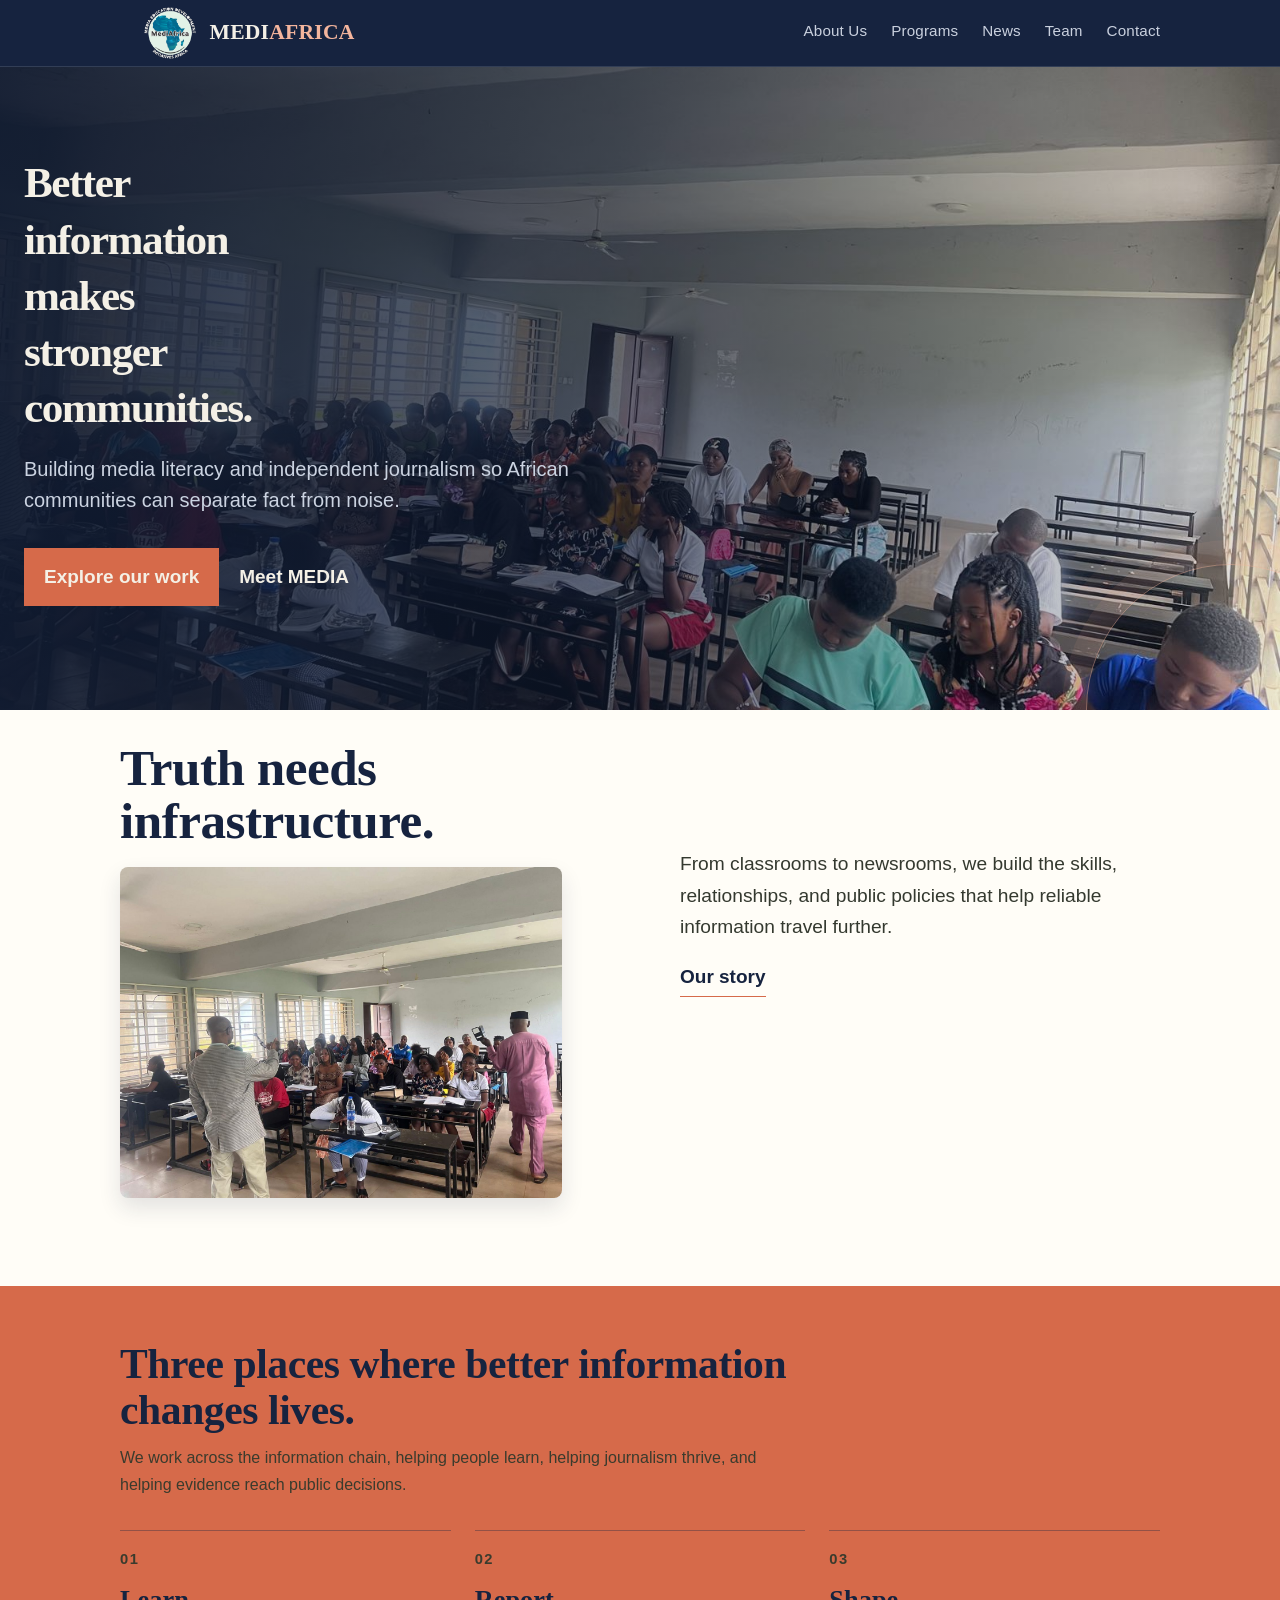
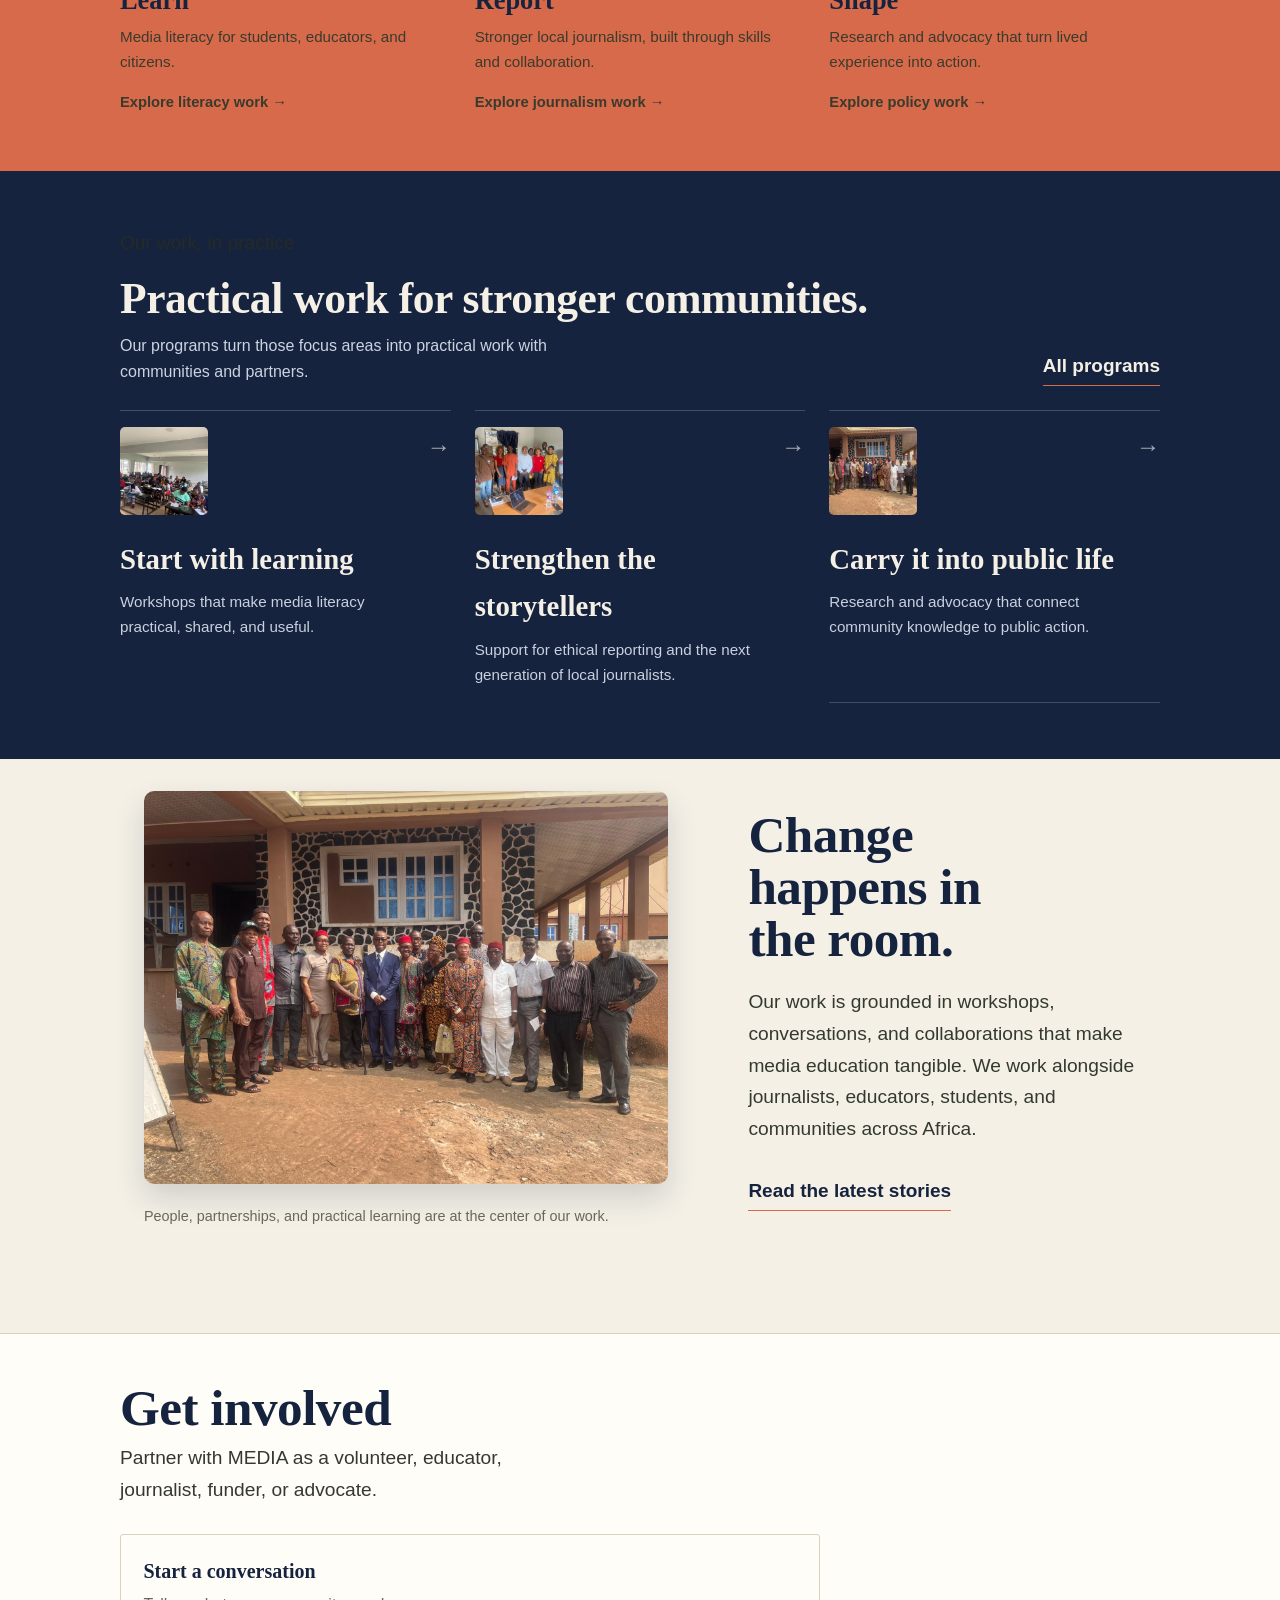
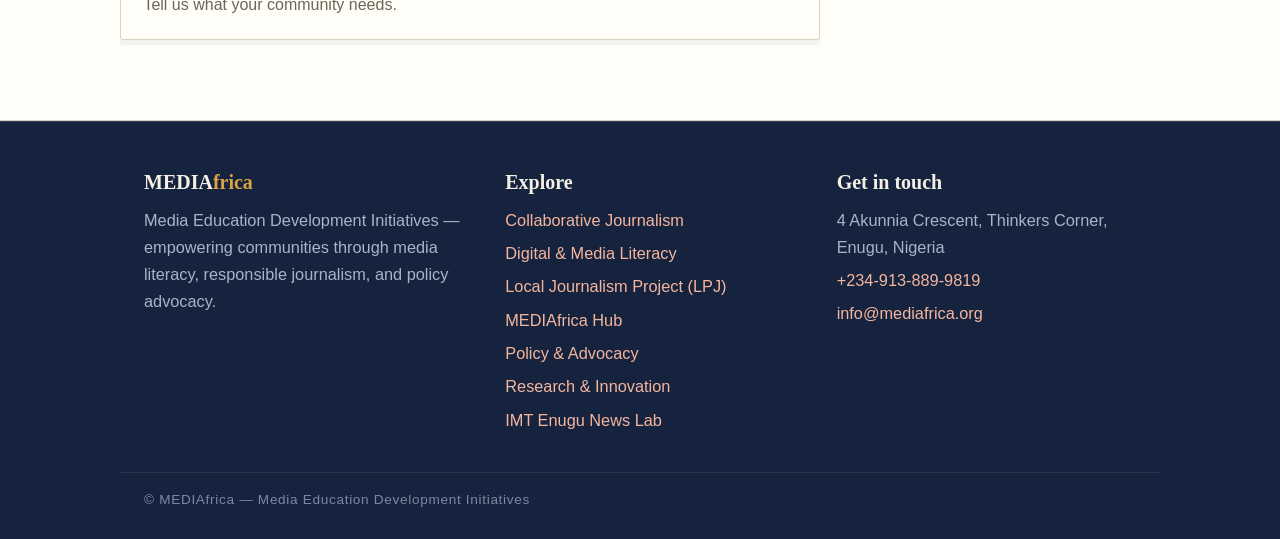
<file: index.html>
<!DOCTYPE html>
<html lang="en">
<head>
<meta charset="UTF-8">
<meta name="viewport" content="width=device-width, initial-scale=1.0">
<meta name="description" content="MEDIAfrica strengthens media literacy, local journalism, and public information systems for communities across Africa.">
<link rel="icon" type="image/png" sizes="32x32" href="favicon-32.png">
<link rel="icon" type="image/png" sizes="16x16" href="favicon-16.png">
<link rel="apple-touch-icon" sizes="180x180" href="apple-touch-icon.png">
<link rel="icon" type="image/png" sizes="192x192" href="favicon-192.png">
<link rel="icon" type="image/png" sizes="512x512" href="favicon-512.png">
<title>Home · Media Africa</title>
<script type="application/ld+json">
{"@context":"https://schema.org","@type":"Organization","name":"MEDIAfrica","alternateName":"Media Education Development Initiatives","url":"https://mediafrica.org","email":"info@mediafrica.org","telephone":"+234-913-889-9819","address":{"@type":"PostalAddress","streetAddress":"4 Akunnia Crescent, Thinkers Corner","addressLocality":"Enugu","addressCountry":"NG"}}
</script>
<link rel="stylesheet" href="style.css?v=20260920-6">
</head>
<body>
<header class="site-header">
<div class="header-inner">
<a class="site-logo-link" href="index.html"><img src="assets/logo.png" alt="MEDIAfrica logo" class="site-logo"></a>
<div class="header-text">
<a class="site-title" href="index.html">MEDI<span class="accent">AFRICA</span></a>
</div>
</div>
<nav class="site-nav">
<a href="about-us.html">About Us</a>
<a href="program.html">Programs</a>
<a href="news-and-blogs.html">News</a>
<a href="team.html">Team</a>
<a href="contact-us.html">Contact</a>
</nav>
<details class="mobile-nav">
<summary>Menu</summary>
<div class="mobile-nav-links"><a href="about-us.html">About Us</a><a href="program.html">Programs</a><a href="news-and-blogs.html">News</a><a href="team.html">Team</a><a href="contact-us.html">Contact</a></div>
</details>
</header>
<main class="homepage-main">
<section class="hero homepage-hero">
<img class="hero-image" src="media/2025/03/WhatsApp-Image-2025-03-01-at-23.12.33.jpeg" alt="Students learning together in a media literacy classroom" loading="eager">
<div class="hero-inner">
<h1>Better information makes stronger communities.</h1>
<p class="hero-sub">Building media literacy and independent journalism so African communities can separate fact from noise.</p>
<div class="hero-actions"><a href="program.html">Explore our work</a><a class="hero-link" href="about-us.html">Meet MEDIA</a></div>
</div>
</section>
<section class="homepage-intro">
<div><h2>Truth needs infrastructure.</h2><img class="intro-image" src="media/2025/03/WhatsApp-Image-2025-03-01-at-23.12.27-1536x1152.jpeg" alt="Facilitator leading a media literacy workshop in a classroom" loading="lazy"></div>
<div><p>From classrooms to newsrooms, we build the skills, relationships, and public policies that help reliable information travel further.</p><a class="text-link" href="about-us.html">Our story</a></div>
</section>
<section class="impact-strip">
<div class="focus-intro"><h2>Three places where better information changes lives.</h2><p>We work across the information chain, helping people learn, helping journalism thrive, and helping evidence reach public decisions.</p></div>
<div class="focus-grid">
<a class="focus-card" href="digital-and-media-literacy.html"><span class="focus-index">01</span><strong>Learn</strong><span>Media literacy for students, educators, and citizens.</span><span class="focus-card-link">Explore literacy work <span aria-hidden="true">→</span></span></a>
<a class="focus-card" href="collaborative-journalism.html"><span class="focus-index">02</span><strong>Report</strong><span>Stronger local journalism, built through skills and collaboration.</span><span class="focus-card-link">Explore journalism work <span aria-hidden="true">→</span></span></a>
<a class="focus-card" href="policy-advocacy.html"><span class="focus-index">03</span><strong>Shape</strong><span>Research and advocacy that turn lived experience into action.</span><span class="focus-card-link">Explore policy work <span aria-hidden="true">→</span></span></a>
</div>
</section>
<section class="homepage-programs">
<div class="section-heading"><div><p class="programs-kicker">Our work, in practice</p><h2>Practical work for stronger communities.</h2><p class="section-heading-copy">Our programs turn those focus areas into practical work with communities and partners.</p></div><a class="text-link" href="program.html">All programs</a></div>
<div class="program-list">
<a class="program-item" href="digital-and-media-literacy.html"><img src="media/2025/03/WhatsApp-Image-2025-03-01-at-23.12.33.jpeg" alt="Students learning together" loading="lazy"><span><h3>Start with learning</h3><p>Workshops that make media literacy practical, shared, and useful.</p></span><span class="program-arrow" aria-hidden="true">→</span></a>
<a class="program-item" href="collaborative-journalism.html"><img src="media/2025/03/WhatsApp-Image-2025-03-01-at-23.15.49.jpeg" alt="People collaborating during a workshop" loading="lazy"><span><h3>Strengthen the storytellers</h3><p>Support for ethical reporting and the next generation of local journalists.</p></span><span class="program-arrow" aria-hidden="true">→</span></a>
<a class="program-item" href="policy-advocacy.html"><img src="media/2025/03/WhatsApp-Image-2025-03-01-at-23.10.34.jpeg" alt="Community members gathered together" loading="lazy"><span><h3>Carry it into public life</h3><p>Research and advocacy that connect community knowledge to public action.</p></span><span class="program-arrow" aria-hidden="true">→</span></a>
</div>
</section>
<section class="field-note">
<div class="field-note-image"><img src="media/2025/03/WhatsApp-Image-2025-03-01-at-23.10.34.jpeg" alt="MEDIA collaborators gathered together outside a community building" loading="lazy"><p>People, partnerships, and practical learning are at the center of our work.</p></div>
<div class="field-note-copy"><h2>Change happens in the room.</h2><p>Our work is grounded in workshops, conversations, and collaborations that make media education tangible. We work alongside journalists, educators, students, and communities across Africa.</p><a class="text-link" href="news-and-blogs.html">Read the latest stories</a></div>
</section>
<section class="get-involved homepage-cta">
<div class="get-involved-inner">
<h2>Get involved</h2>
<p>Partner with MEDIA as a volunteer, educator, journalist, funder, or advocate.</p>
<div class="cta-grid">
<a href="contact-us.html"><h3>Start a conversation</h3><p>Tell us what your community needs.</p></a>
</div>
</div>
</div>
</main>
<footer class="site-footer">
<div class="footer-inner">
<div>
<h5>MEDIA<span style="color:var(--gold)">frica</span></h5>
<p>Media Education Development Initiatives &mdash; empowering communities through media literacy, responsible journalism, and policy advocacy.</p>
</div>
<div>
<h5>Explore</h5>
<p><a href="collaborative-journalism.html">Collaborative Journalism</a></p>
<p><a href="digital-and-media-literacy.html">Digital &amp; Media Literacy</a></p>
<p><a href="local-journalism-project-lpj.html">Local Journalism Project (LPJ)</a></p>
<p><a href="mediafrica-hub.html">MEDIAfrica Hub</a></p>
<p><a href="policy-advocacy.html">Policy &amp; Advocacy</a></p>
<p><a href="research-innovation.html">Research &amp; Innovation</a></p>
<p><a href="blog-imt-enugu-gets-news-lab-soon.html">IMT Enugu News Lab</a></p>
</div>
<div>
<h5>Get in touch</h5>
<p>4 Akunnia Crescent, Thinkers Corner, Enugu, Nigeria</p>
<p><a href="tel:+2349138899819">+234-913-889-9819</a></p>
<p><a href="mailto:info@mediafrica.org">info@mediafrica.org</a></p>
</div>
</div>
<div class="footer-bottom">&copy; MEDIAfrica &mdash; Media Education Development Initiatives</div>
</footer>
</body>
</html>
</file>
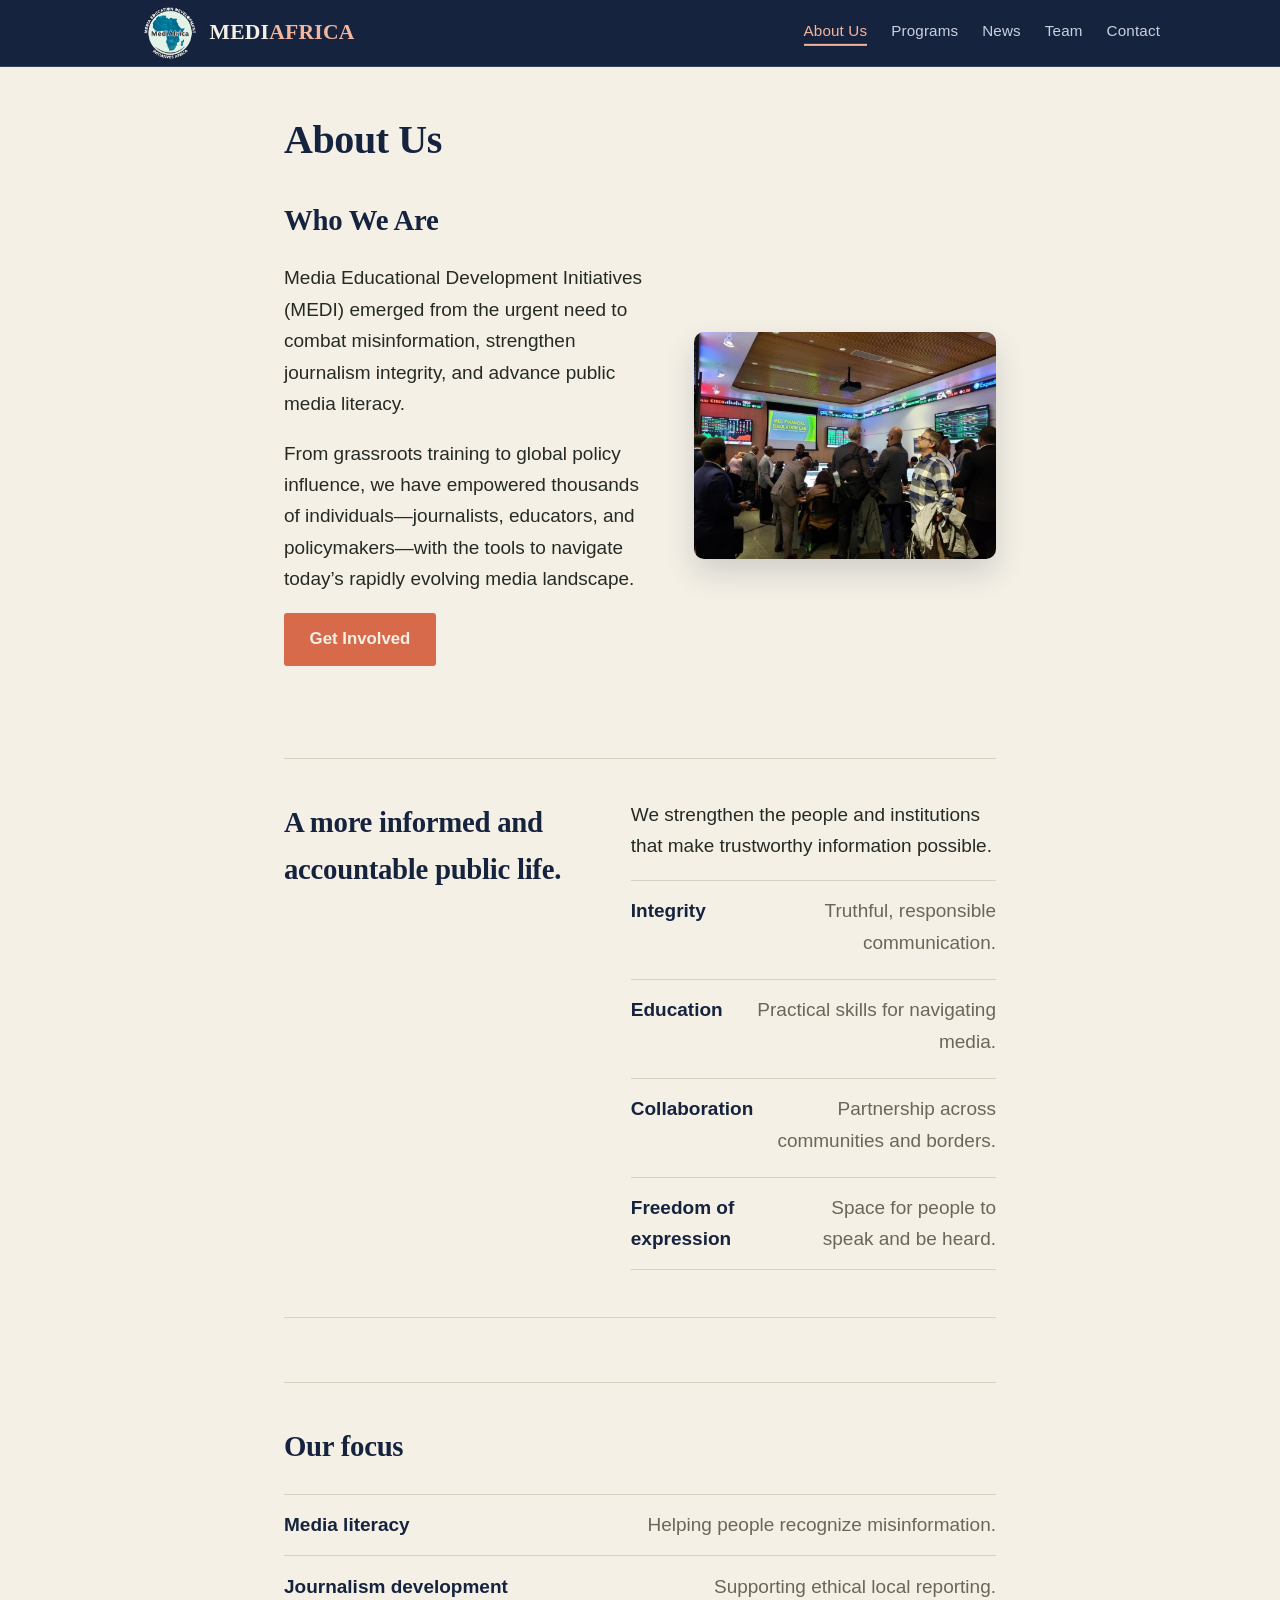
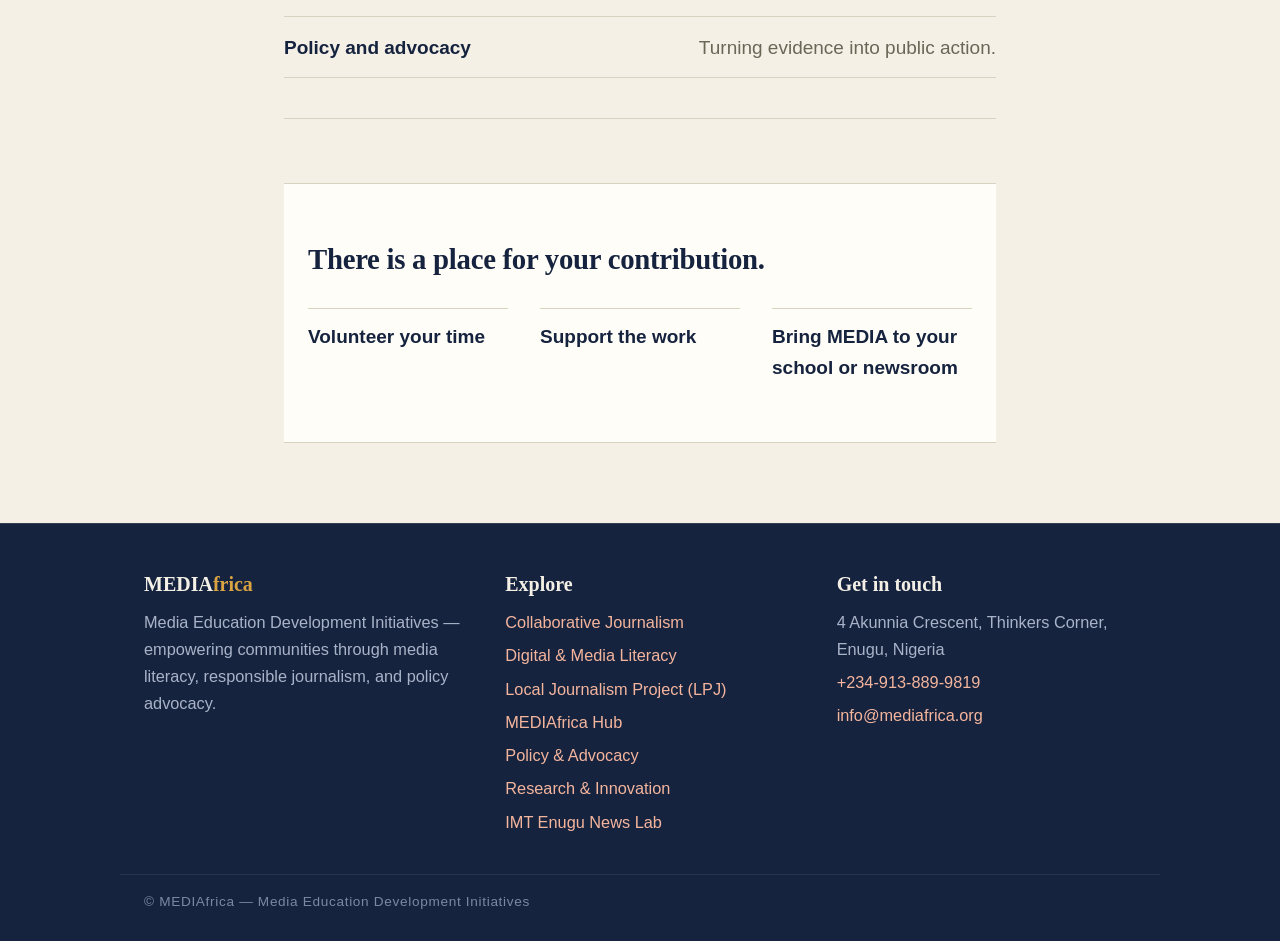
<file: about-us.html>
<!DOCTYPE html>
<html lang="en">
<head>
<meta charset="UTF-8">
<meta name="viewport" content="width=device-width, initial-scale=1.0">
<meta name="description" content="Learn about MEDIAfrica, a Nigerian nonprofit building media literacy, responsible journalism, and informed public life.">
<link rel="icon" type="image/png" sizes="32x32" href="favicon-32.png">
<link rel="icon" type="image/png" sizes="16x16" href="favicon-16.png">
<link rel="apple-touch-icon" sizes="180x180" href="apple-touch-icon.png">
<link rel="icon" type="image/png" sizes="192x192" href="favicon-192.png">
<link rel="icon" type="image/png" sizes="512x512" href="favicon-512.png">
<title>About Us · Media Africa</title>
<link rel="stylesheet" href="style.css?v=20260920-3">
</head>
<body>
<header class="site-header">
<div class="header-inner">
<a class="site-logo-link" href="index.html"><img src="assets/logo.png" alt="MEDIAfrica logo" class="site-logo"></a>
<div class="header-text">
<a class="site-title" href="index.html">MEDI<span class="accent">AFRICA</span></a>
</div>
</div>
<nav class="site-nav">
<a href="about-us.html" class="active">About Us</a>
<a href="program.html">Programs</a>
<a href="news-and-blogs.html">News</a>
<a href="team.html">Team</a>
<a href="contact-us.html">Contact</a>
</nav>
<details class="mobile-nav">
<summary>Menu</summary>
<div class="mobile-nav-links"><a href="about-us.html">About Us</a><a href="program.html">Programs</a><a href="news-and-blogs.html">News</a><a href="team.html">Team</a><a href="contact-us.html">Contact</a></div>
</details>
</header>
<main>
<h1>About Us</h1>
					<div class="about-split">
<div class="about-text">
<h2>Who We Are</h2>
<p>Media Educational Development Initiatives (MEDI) emerged from the urgent need to combat misinformation, strengthen journalism integrity, and advance public media literacy.</p><p>From grassroots training to global policy influence, we have empowered thousands of individuals—journalists, educators, and policymakers—with the tools to navigate today’s rapidly evolving media landscape.</p>		
					<a href="contact-us.html">Get Involved</a>
</div>
<img src="media/elementor/thumbs/WhatsApp-Image-2025-03-02-at-15.59.47-2-r2buzsjukp4lnw5kr2ufbykk2mxo2aafr9g2szs1pu.jpeg" alt="" loading="lazy">
</div>

<section class="about-values">
<div><h2>A more informed and accountable public life.</h2></div>
<div><p>We strengthen the people and institutions that make trustworthy information possible.</p><ul class="editorial-list"><li><strong>Integrity</strong><span>Truthful, responsible communication.</span></li><li><strong>Education</strong><span>Practical skills for navigating media.</span></li><li><strong>Collaboration</strong><span>Partnership across communities and borders.</span></li><li><strong>Freedom of expression</strong><span>Space for people to speak and be heard.</span></li></ul></div>
</section>
<section class="about-areas"><h2>Our focus</h2><div class="editorial-list"><a href="digital-and-media-literacy.html"><strong>Media literacy</strong><span>Helping people recognize misinformation.</span></a><a href="collaborative-journalism.html"><strong>Journalism development</strong><span>Supporting ethical local reporting.</span></a><a href="policy-advocacy.html"><strong>Policy and advocacy</strong><span>Turning evidence into public action.</span></a></div></section>
					<div class="get-involved">
<div class="get-involved-inner">
<h2>There is a place for your contribution.</h2>
<ul class="cta-list"><li><a href="contact-us.html">Volunteer your time</a></li><li><a href="contact-us.html">Support the work</a></li><li><a href="contact-us.html">Bring MEDIA to your school or newsroom</a></li></ul>
</div>
</div>
</main>
<footer class="site-footer">
<div class="footer-inner">
<div>
<h5>MEDIA<span style="color:var(--gold)">frica</span></h5>
<p>Media Education Development Initiatives &mdash; empowering communities through media literacy, responsible journalism, and policy advocacy.</p>
</div>
<div>
<h5>Explore</h5>
<p><a href="collaborative-journalism.html">Collaborative Journalism</a></p>
<p><a href="digital-and-media-literacy.html">Digital &amp; Media Literacy</a></p>
<p><a href="local-journalism-project-lpj.html">Local Journalism Project (LPJ)</a></p>
<p><a href="mediafrica-hub.html">MEDIAfrica Hub</a></p>
<p><a href="policy-advocacy.html">Policy &amp; Advocacy</a></p>
<p><a href="research-innovation.html">Research &amp; Innovation</a></p>
<p><a href="blog-imt-enugu-gets-news-lab-soon.html">IMT Enugu News Lab</a></p>
</div>
<div>
<h5>Get in touch</h5>
<p>4 Akunnia Crescent, Thinkers Corner, Enugu, Nigeria</p>
<p><a href="tel:+2349138899819">+234-913-889-9819</a></p>
<p><a href="mailto:info@mediafrica.org">info@mediafrica.org</a></p>
</div>
</div>
<div class="footer-bottom">&copy; MEDIAfrica &mdash; Media Education Development Initiatives</div>
</footer>
</body>
</html>
</file>
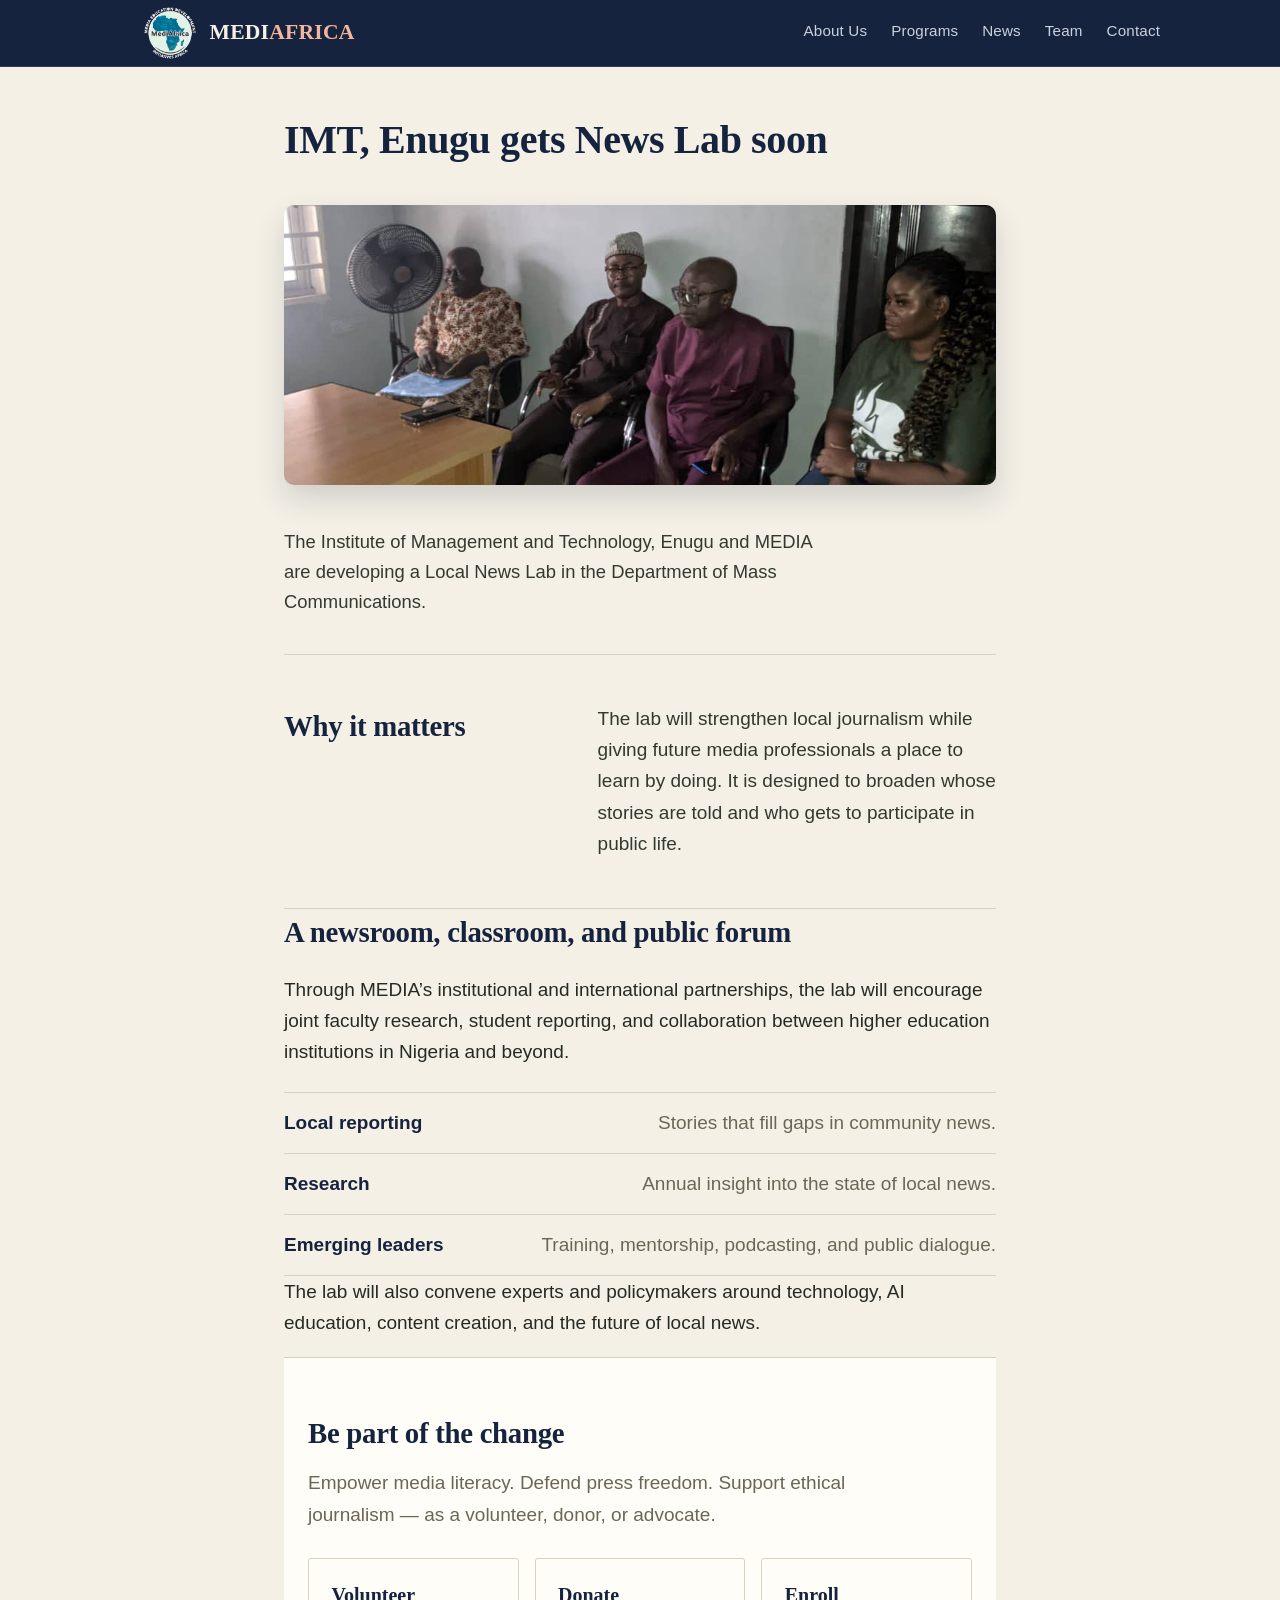
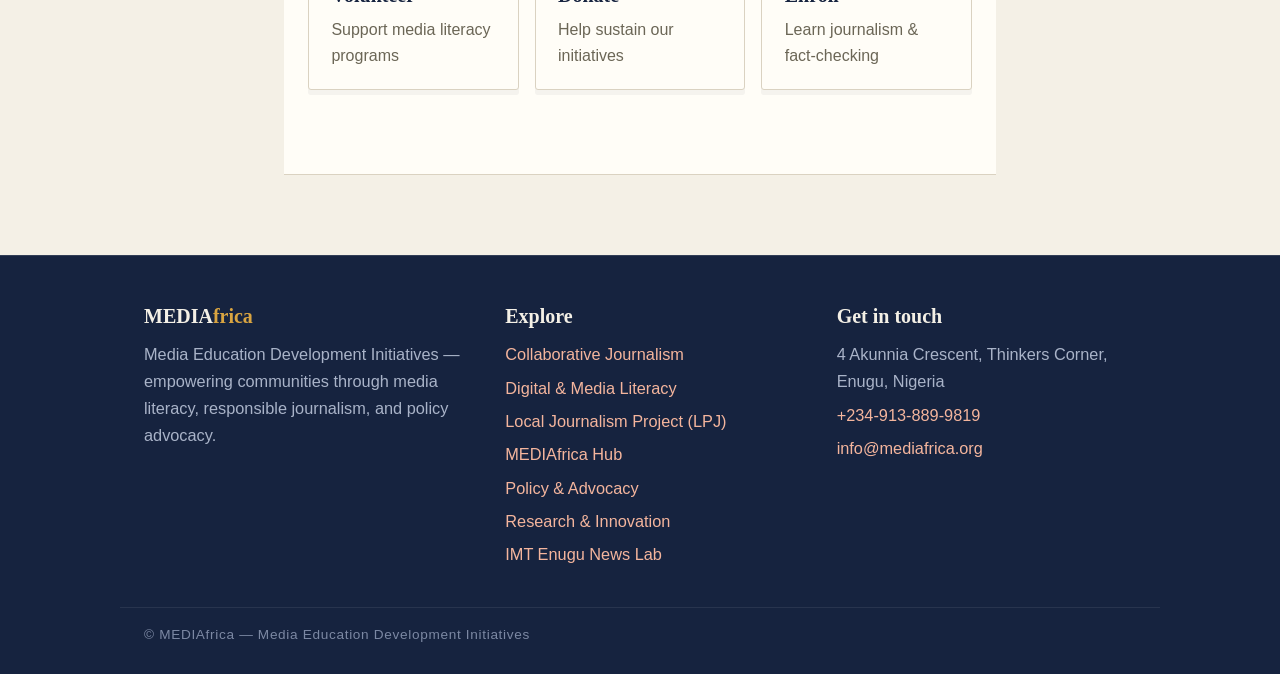
<file: blog-imt-enugu-gets-news-lab-soon.html>
<!DOCTYPE html>
<html lang="en">
<head>
<meta charset="UTF-8">
<meta name="viewport" content="width=device-width, initial-scale=1.0">
<meta name="description" content="Read how MEDIAfrica is supporting a new news lab at IMT Enugu to develop practical journalism skills and local reporting.">
<link rel="icon" type="image/png" sizes="32x32" href="favicon-32.png">
<link rel="icon" type="image/png" sizes="16x16" href="favicon-16.png">
<link rel="apple-touch-icon" sizes="180x180" href="apple-touch-icon.png">
<link rel="icon" type="image/png" sizes="192x192" href="favicon-192.png">
<link rel="icon" type="image/png" sizes="512x512" href="favicon-512.png">
<title>IMT, Enugu gets News Lab soon · Media Africa</title>
<link rel="stylesheet" href="style.css?v=20260920-3">
</head>
<body>
<header class="site-header">
<div class="header-inner">
<a class="site-logo-link" href="index.html"><img src="assets/logo.png" alt="MEDIAfrica logo" class="site-logo"></a>
<div class="header-text">
<a class="site-title" href="index.html">MEDI<span class="accent">AFRICA</span></a>
</div>
</div>
<nav class="site-nav">
<a href="about-us.html">About Us</a>
<a href="program.html">Programs</a>
<a href="news-and-blogs.html">News</a>
<a href="team.html">Team</a>
<a href="contact-us.html">Contact</a>
</nav>
<details class="mobile-nav">
<summary>Menu</summary>
<div class="mobile-nav-links"><a href="about-us.html">About Us</a><a href="program.html">Programs</a><a href="news-and-blogs.html">News</a><a href="team.html">Team</a><a href="contact-us.html">Contact</a></div>
</details>
</header>
<main>
<h1>IMT, Enugu gets News Lab soon</h1>
<img class="page-feature-image" src="media/2025/03/WhatsApp-Image-2025-03-01-at-23.20.05.jpeg" title="IMT Enugu News Lab" alt="A group working together on journalism and media education" loading="eager">
<p class="page-intro">The Institute of Management and Technology, Enugu and MEDIA are developing a Local News Lab in the Department of Mass Communications.</p>

<div class="article-grid"><div><h2>Why it matters</h2></div><div><p>The lab will strengthen local journalism while giving future media professionals a place to learn by doing. It is designed to broaden whose stories are told and who gets to participate in public life.</p></div></div>

<h2>A newsroom, classroom, and public forum</h2>

<p>Through MEDIA’s institutional and international partnerships, the lab will encourage joint faculty research, student reporting, and collaboration between higher education institutions in Nigeria and beyond.</p>

<div class="editorial-list"><div><strong>Local reporting</strong><span>Stories that fill gaps in community news.</span></div><div><strong>Research</strong><span>Annual insight into the state of local news.</span></div><div><strong>Emerging leaders</strong><span>Training, mentorship, podcasting, and public dialogue.</span></div></div>

<p>The lab will also convene experts and policymakers around technology, AI education, content creation, and the future of local news.</p>
<div class="get-involved">
<div class="get-involved-inner">
<h2>Be part of the change</h2>
<p>Empower media literacy. Defend press freedom. Support ethical journalism &mdash; as a volunteer, donor, or advocate.</p>
<div class="cta-grid">
<a href="contact-us.html"><h3>Volunteer</h3><p>Support media literacy programs</p></a>
<a href="contact-us.html"><h3>Donate</h3><p>Help sustain our initiatives</p></a>
<a href="contact-us.html"><h3>Enroll</h3><p>Learn journalism &amp; fact-checking</p></a>
</div>
</div>
</div>
</main>
<footer class="site-footer">
<div class="footer-inner">
<div>
<h5>MEDIA<span style="color:var(--gold)">frica</span></h5>
<p>Media Education Development Initiatives &mdash; empowering communities through media literacy, responsible journalism, and policy advocacy.</p>
</div>
<div>
<h5>Explore</h5>
<p><a href="collaborative-journalism.html">Collaborative Journalism</a></p>
<p><a href="digital-and-media-literacy.html">Digital &amp; Media Literacy</a></p>
<p><a href="local-journalism-project-lpj.html">Local Journalism Project (LPJ)</a></p>
<p><a href="mediafrica-hub.html">MEDIAfrica Hub</a></p>
<p><a href="policy-advocacy.html">Policy &amp; Advocacy</a></p>
<p><a href="research-innovation.html">Research &amp; Innovation</a></p>
<p><a href="blog-imt-enugu-gets-news-lab-soon.html">IMT Enugu News Lab</a></p>
</div>
<div>
<h5>Get in touch</h5>
<p>4 Akunnia Crescent, Thinkers Corner, Enugu, Nigeria</p>
<p><a href="tel:+2349138899819">+234-913-889-9819</a></p>
<p><a href="mailto:info@mediafrica.org">info@mediafrica.org</a></p>
</div>
</div>
<div class="footer-bottom">&copy; MEDIAfrica &mdash; Media Education Development Initiatives</div>
</footer>
</body>
</html>
</file>
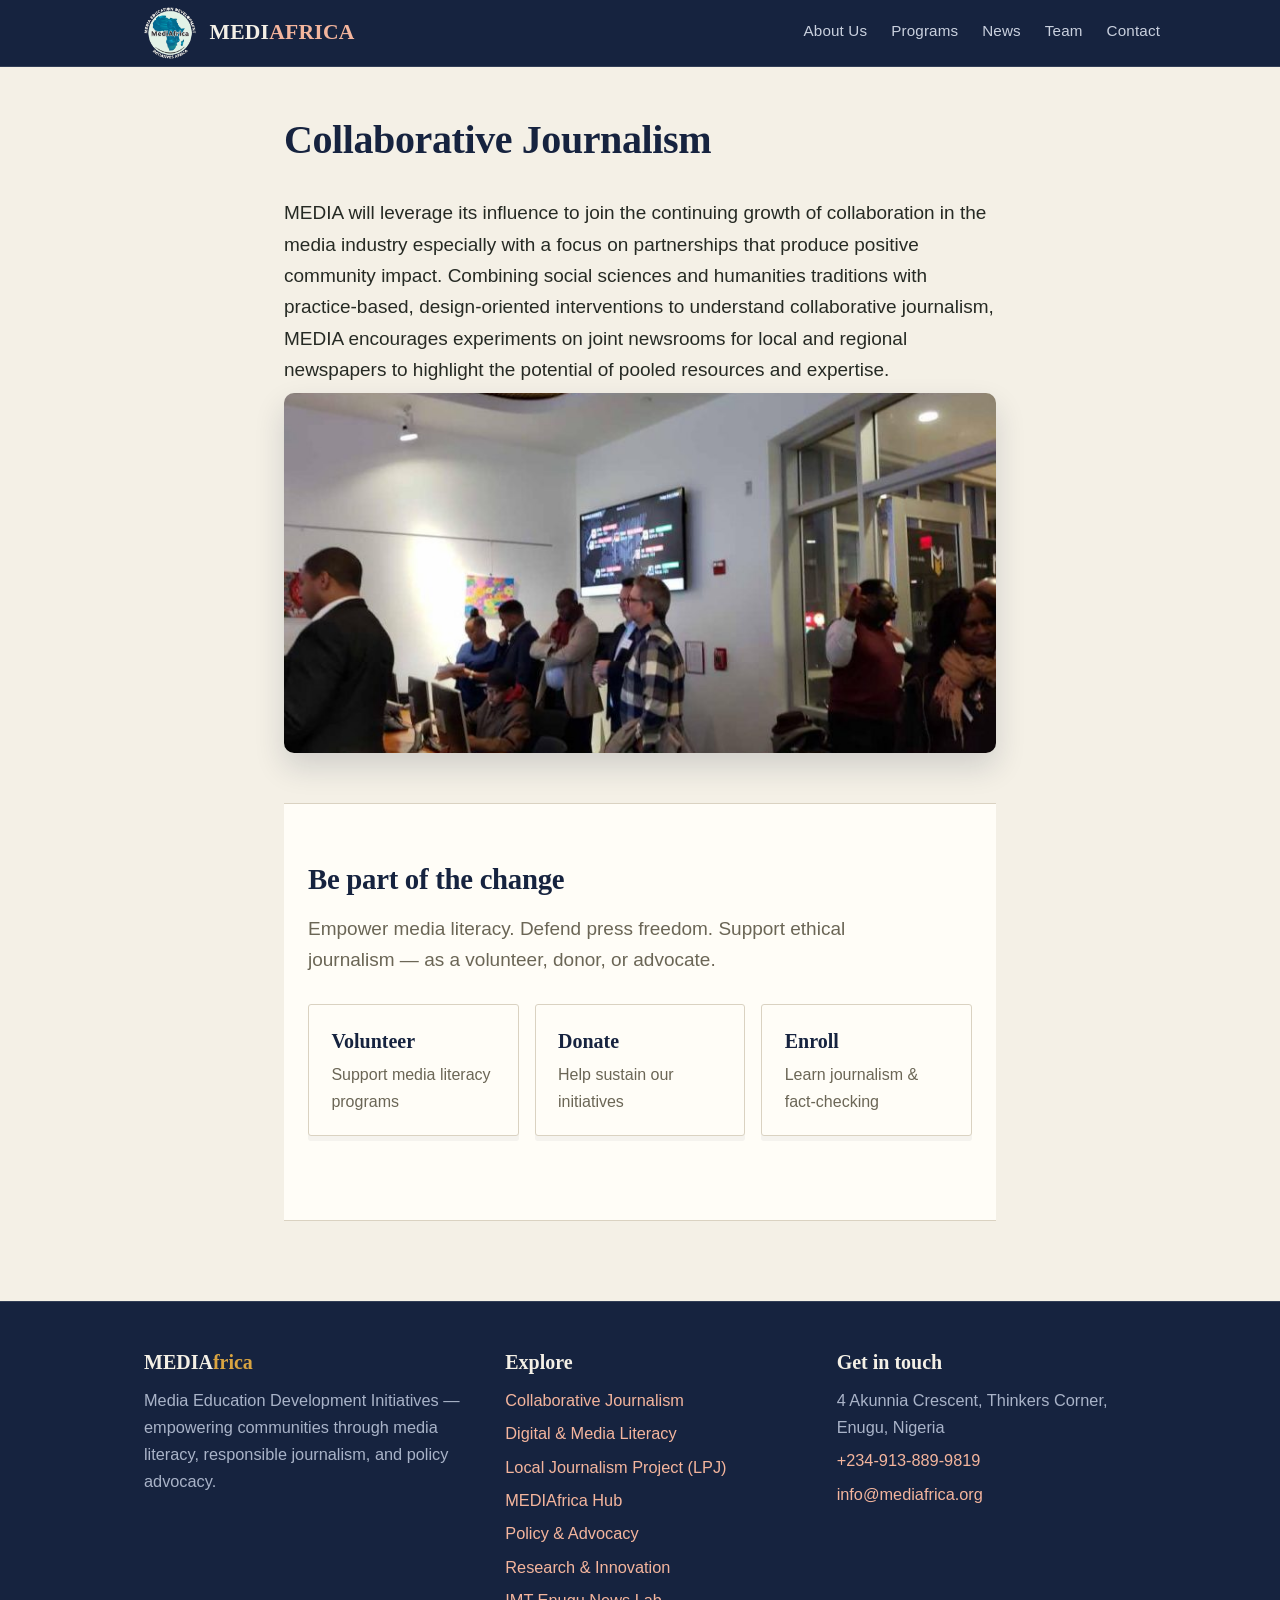
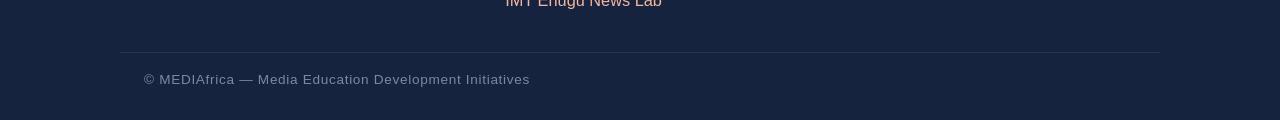
<file: collaborative-journalism.html>
<!DOCTYPE html>
<html lang="en">
<head>
<meta charset="UTF-8">
<meta name="viewport" content="width=device-width, initial-scale=1.0">
<meta name="description" content="MEDIAfrica supports ethical reporting, shared newsrooms, and collaboration that helps local journalism serve communities.">
<link rel="icon" type="image/png" sizes="32x32" href="favicon-32.png">
<link rel="icon" type="image/png" sizes="16x16" href="favicon-16.png">
<link rel="apple-touch-icon" sizes="180x180" href="apple-touch-icon.png">
<link rel="icon" type="image/png" sizes="192x192" href="favicon-192.png">
<link rel="icon" type="image/png" sizes="512x512" href="favicon-512.png">
<title>Collaborative Journalism · Media Africa</title>
<link rel="stylesheet" href="style.css?v=20260920-3">
</head>
<body>
<header class="site-header">
<div class="header-inner">
<a class="site-logo-link" href="index.html"><img src="assets/logo.png" alt="MEDIAfrica logo" class="site-logo"></a>
<div class="header-text">
<a class="site-title" href="index.html">MEDI<span class="accent">AFRICA</span></a>
</div>
</div>
<nav class="site-nav">
<a href="about-us.html">About Us</a>
<a href="program.html">Programs</a>
<a href="news-and-blogs.html">News</a>
<a href="team.html">Team</a>
<a href="contact-us.html">Contact</a>
</nav>
<details class="mobile-nav">
<summary>Menu</summary>
<div class="mobile-nav-links"><a href="about-us.html">About Us</a><a href="program.html">Programs</a><a href="news-and-blogs.html">News</a><a href="team.html">Team</a><a href="contact-us.html">Contact</a></div>
</details>
</header>
<main>
<h1>Collaborative Journalism</h1>
MEDIA will leverage its influence to join the continuing growth of collaboration in the media industry especially with a focus on partnerships that produce positive community impact. Combining social sciences and humanities traditions with practice-based, design-oriented interventions to understand collaborative journalism, MEDIA encourages experiments on joint newsrooms for local and regional newspapers to highlight the potential of pooled resources and expertise.
															<img src="media/2025/03/WhatsApp-Image-2025-03-02-at-15.59.47(1).jpeg" title="Collaborative journalism" alt="Collaborative journalism workshop" loading="lazy" />
					<div class="get-involved">
<div class="get-involved-inner">
<h2>Be part of the change</h2>
<p>Empower media literacy. Defend press freedom. Support ethical journalism &mdash; as a volunteer, donor, or advocate.</p>
<div class="cta-grid">
<a href="contact-us.html"><h3>Volunteer</h3><p>Support media literacy programs</p></a>
<a href="contact-us.html"><h3>Donate</h3><p>Help sustain our initiatives</p></a>
<a href="contact-us.html"><h3>Enroll</h3><p>Learn journalism &amp; fact-checking</p></a>
</div>
</div>
</div>
</main>
<footer class="site-footer">
<div class="footer-inner">
<div>
<h5>MEDIA<span style="color:var(--gold)">frica</span></h5>
<p>Media Education Development Initiatives &mdash; empowering communities through media literacy, responsible journalism, and policy advocacy.</p>
</div>
<div>
<h5>Explore</h5>
<p><a href="collaborative-journalism.html">Collaborative Journalism</a></p>
<p><a href="digital-and-media-literacy.html">Digital &amp; Media Literacy</a></p>
<p><a href="local-journalism-project-lpj.html">Local Journalism Project (LPJ)</a></p>
<p><a href="mediafrica-hub.html">MEDIAfrica Hub</a></p>
<p><a href="policy-advocacy.html">Policy &amp; Advocacy</a></p>
<p><a href="research-innovation.html">Research &amp; Innovation</a></p>
<p><a href="blog-imt-enugu-gets-news-lab-soon.html">IMT Enugu News Lab</a></p>
</div>
<div>
<h5>Get in touch</h5>
<p>4 Akunnia Crescent, Thinkers Corner, Enugu, Nigeria</p>
<p><a href="tel:+2349138899819">+234-913-889-9819</a></p>
<p><a href="mailto:info@mediafrica.org">info@mediafrica.org</a></p>
</div>
</div>
<div class="footer-bottom">&copy; MEDIAfrica &mdash; Media Education Development Initiatives</div>
</footer>
</body>
</html>
</file>
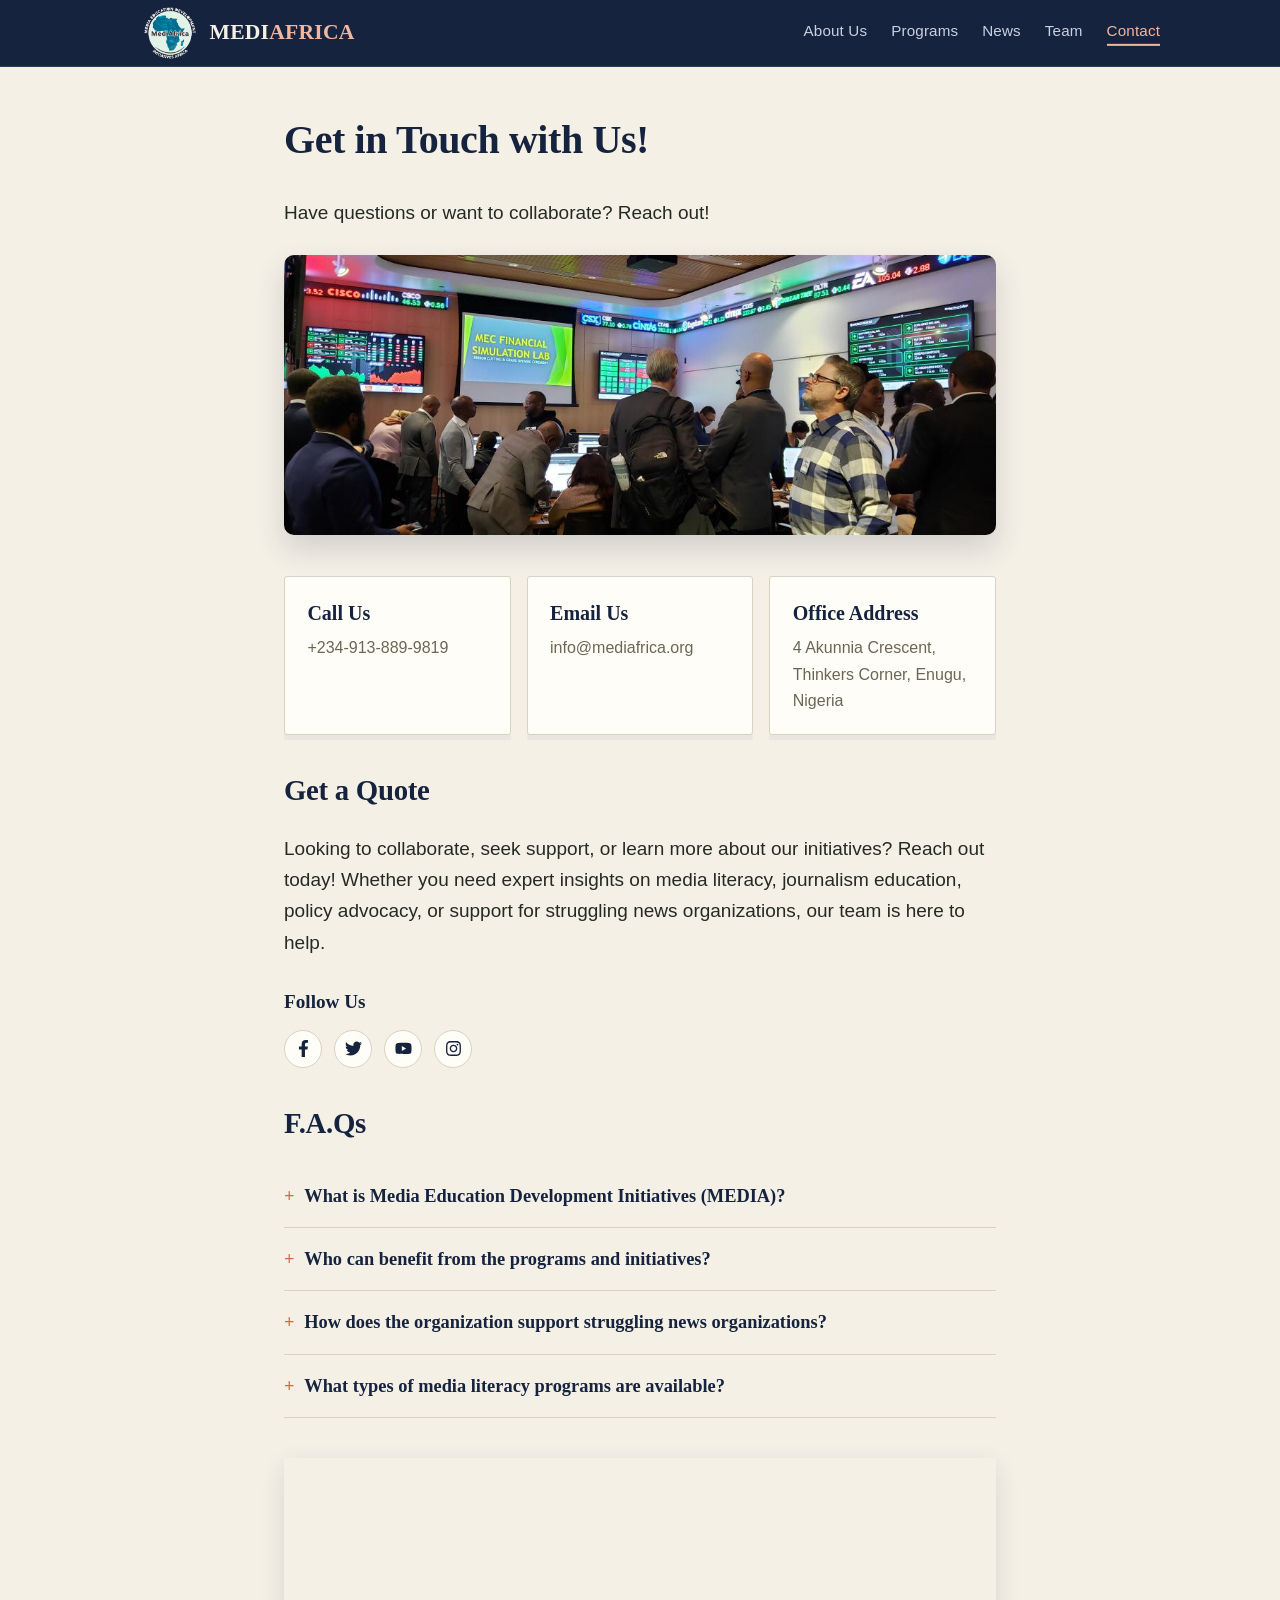
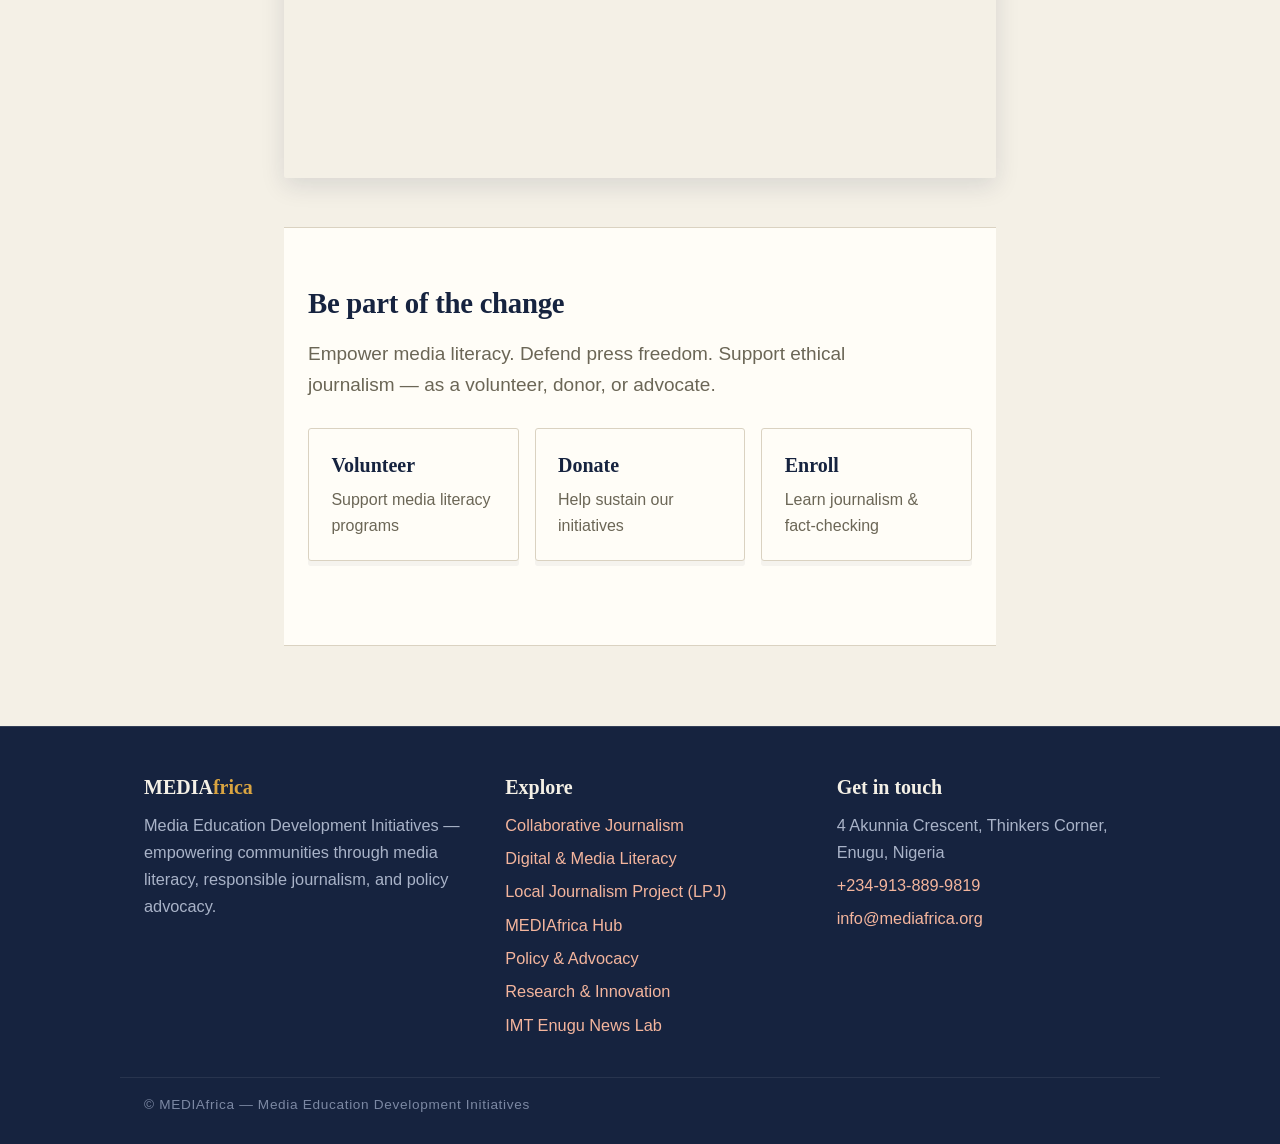
<file: contact-us.html>
<!DOCTYPE html>
<html lang="en">
<head>
<meta charset="UTF-8">
<meta name="viewport" content="width=device-width, initial-scale=1.0">
<meta name="description" content="Contact MEDIAfrica in Enugu, Nigeria, to discuss partnerships, media education, journalism, research, or advocacy.">
<link rel="icon" type="image/png" sizes="32x32" href="favicon-32.png">
<link rel="icon" type="image/png" sizes="16x16" href="favicon-16.png">
<link rel="apple-touch-icon" sizes="180x180" href="apple-touch-icon.png">
<link rel="icon" type="image/png" sizes="192x192" href="favicon-192.png">
<link rel="icon" type="image/png" sizes="512x512" href="favicon-512.png">
<title>Contact Us · Media Africa</title>
<link rel="stylesheet" href="style.css?v=20260920-3">
</head>
<body>
<header class="site-header">
<div class="header-inner">
<a class="site-logo-link" href="index.html"><img src="assets/logo.png" alt="MEDIAfrica logo" class="site-logo"></a>
<div class="header-text">
<a class="site-title" href="index.html">MEDI<span class="accent">AFRICA</span></a>
</div>
</div>
<nav class="site-nav">
<a href="about-us.html">About Us</a>
<a href="program.html">Programs</a>
<a href="news-and-blogs.html">News</a>
<a href="team.html">Team</a>
<a href="contact-us.html" class="active">Contact</a>
</nav>
<details class="mobile-nav">
<summary>Menu</summary>
<div class="mobile-nav-links"><a href="about-us.html">About Us</a><a href="program.html">Programs</a><a href="news-and-blogs.html">News</a><a href="team.html">Team</a><a href="contact-us.html">Contact</a></div>
</details>
</header>
<main>
<h1>Get in Touch with Us!</h1>
<p>					Have questions or want to collaborate? Reach out!</p>
<img class="page-feature-image" src="media/2025/03/WhatsApp-Image-2025-03-02-at-15.59.47-2.jpeg" title="MEDIA collaborators" alt="MEDIA collaborators gathered for a working session" loading="lazy">
<div class="cta-grid">
<a href="contact-us.html"><h3>Call Us</h3><p>+234-913-889-9819</p></a>
<a href="contact-us.html"><h3>Email Us</h3><p>info@mediafrica.org</p></a>
<a href="contact-us.html"><h3>Office Address</h3><p>4 Akunnia Crescent, Thinkers Corner, Enugu, Nigeria</p></a>
</div>
					        
					        
					        
					<h2>Get a Quote</h2>
		<p>Looking to collaborate, seek support, or learn more about our initiatives? Reach out today! Whether you need expert insights on media literacy, journalism education, policy advocacy, or support for struggling news organizations, our team is here to help.</p>
<h4>Follow Us</h4>
<div class="social-row">
<a href="#" class="social-link" aria-label="Facebook" target="_blank" rel="noopener"><svg viewBox="0 0 320 512" xmlns="http://www.w3.org/2000/svg"><path d="M279.14 288l14.22-92.66h-88.91v-60.13c0-25.35 12.42-50.06 52.24-50.06h40.42V6.26S260.43 0 225.36 0c-73.22 0-121.08 44.38-121.08 124.72v70.62H22.89V288h81.39v224h100.17V288z"></path></svg></a>
					<a href="#" class="social-link" aria-label="Twitter" target="_blank" rel="noopener"><svg viewBox="0 0 512 512" xmlns="http://www.w3.org/2000/svg"><path d="M459.37 151.716c.325 4.548.325 9.097.325 13.645 0 138.72-105.583 298.558-298.558 298.558-59.452 0-114.68-17.219-161.137-47.106 8.447.974 16.568 1.299 25.34 1.299 49.055 0 94.213-16.568 130.274-44.832-46.132-.975-84.792-31.188-98.112-72.772 6.498.974 12.995 1.624 19.818 1.624 9.421 0 18.843-1.3 27.614-3.573-48.081-9.747-84.143-51.98-84.143-102.985v-1.299c13.969 7.797 30.214 12.67 47.431 13.319-28.264-18.843-46.781-51.005-46.781-87.391 0-19.492 5.197-37.36 14.294-52.954 51.655 63.675 129.3 105.258 216.365 109.807-1.624-7.797-2.599-15.918-2.599-24.04 0-57.828 46.782-104.934 104.934-104.934 30.213 0 57.502 12.67 76.67 33.137 23.715-4.548 46.456-13.32 66.599-25.34-7.798 24.366-24.366 44.833-46.132 57.827 21.117-2.273 41.584-8.122 60.426-16.243-14.292 20.791-32.161 39.308-52.628 54.253z"></path></svg></a>
					<a href="#" class="social-link" aria-label="YouTube" target="_blank" rel="noopener"><svg viewBox="0 0 576 512" xmlns="http://www.w3.org/2000/svg"><path d="M549.655 124.083c-6.281-23.65-24.787-42.276-48.284-48.597C458.781 64 288 64 288 64S117.22 64 74.629 75.486c-23.497 6.322-42.003 24.947-48.284 48.597-11.412 42.867-11.412 132.305-11.412 132.305s0 89.438 11.412 132.305c6.281 23.65 24.787 41.5 48.284 47.821C117.22 448 288 448 288 448s170.78 0 213.371-11.486c23.497-6.321 42.003-24.171 48.284-47.821 11.412-42.867 11.412-132.305 11.412-132.305s0-89.438-11.412-132.305zm-317.51 213.508V175.185l142.739 81.205-142.739 81.201z"></path></svg></a>
					<a href="#" class="social-link" aria-label="Instagram" target="_blank" rel="noopener"><svg viewBox="0 0 448 512" xmlns="http://www.w3.org/2000/svg"><path d="M224.1 141c-63.6 0-114.9 51.3-114.9 114.9s51.3 114.9 114.9 114.9S339 319.5 339 255.9 287.7 141 224.1 141zm0 189.6c-41.1 0-74.7-33.5-74.7-74.7s33.5-74.7 74.7-74.7 74.7 33.5 74.7 74.7-33.6 74.7-74.7 74.7zm146.4-194.3c0 14.9-12 26.8-26.8 26.8-14.9 0-26.8-12-26.8-26.8s12-26.8 26.8-26.8 26.8 12 26.8 26.8zm76.1 27.2c-1.7-35.9-9.9-67.7-36.2-93.9-26.2-26.2-58-34.4-93.9-36.2-37-2.1-147.9-2.1-184.9 0-35.8 1.7-67.6 9.9-93.9 36.1s-34.4 58-36.2 93.9c-2.1 37-2.1 147.9 0 184.9 1.7 35.9 9.9 67.7 36.2 93.9s58 34.4 93.9 36.2c37 2.1 147.9 2.1 184.9 0 35.9-1.7 67.7-9.9 93.9-36.2 26.2-26.2 34.4-58 36.2-93.9 2.1-37 2.1-147.8 0-184.8zM398.8 388c-7.8 19.6-22.9 34.7-42.6 42.6-29.5 11.7-99.5 9-132.1 9s-102.7 2.6-132.1-9c-19.6-7.8-34.7-22.9-42.6-42.6-11.7-29.5-9-99.5-9-132.1s-2.6-102.7 9-132.1c7.8-19.6 22.9-34.7 42.6-42.6 29.5-11.7 99.5-9 132.1-9s102.7-2.6 132.1 9c19.6 7.8 34.7 22.9 42.6 42.6 11.7 29.5 9 99.5 9 132.1s2.7 102.7-9 132.1z"></path></svg></a>
					</div>
<h2>F.A.Qs</h2>				
															<div class="faq-list">
<details class="faq-item"><summary>What is Media Education Development Initiatives (MEDIA)?</summary><p>Media Education Development Initiatives is a platform dedicated to fostering media literacy, journalism education, policy advocacy, and support for struggling news organizations.</p></details>
															<details class="faq-item"><summary>Who can benefit from the programs and initiatives?</summary><p>Journalists, students, educators, media professionals, policymakers, and anyone interested in media literacy and responsible journalism can benefit from the various programs and resources.</p></details>
															<details class="faq-item"><summary>How does the organization support struggling news organizations?</summary><p>Support is provided through financial assistance, grants, and collaborative projects that help small, independent media outlets sustain operations in economically struggling regions.</p></details>
															<details class="faq-item"><summary>What types of media literacy programs are available?</summary><p>Programs include media literacy workshops, training for journalists, data journalism support, and the development of educational materials to counter misinformation.</p></details>
			</div>
<iframe loading="lazy"
					src="https://maps.google.com/maps?q=4%20Akunnia%20Crescent%2C%20Thinkers%20Corner%2C%20P.O.%20Box%201618%20GPO%20Okpara%20Avenue%2C%20Enugu%2C%20Enugu%20State%2C%20Nigeria&t=m&z=10&output=embed&iwloc=near"
					title="4 Akunnia Crescent, Thinkers Corner, P.O. Box 1618 GPO Okpara Avenue, Enugu, Enugu State, Nigeria"
					aria-label="4 Akunnia Crescent, Thinkers Corner, P.O. Box 1618 GPO Okpara Avenue, Enugu, Enugu State, Nigeria"
			></iframe>
					<div class="get-involved">
<div class="get-involved-inner">
<h2>Be part of the change</h2>
<p>Empower media literacy. Defend press freedom. Support ethical journalism &mdash; as a volunteer, donor, or advocate.</p>
<div class="cta-grid">
<a href="contact-us.html"><h3>Volunteer</h3><p>Support media literacy programs</p></a>
<a href="contact-us.html"><h3>Donate</h3><p>Help sustain our initiatives</p></a>
<a href="contact-us.html"><h3>Enroll</h3><p>Learn journalism &amp; fact-checking</p></a>
</div>
</div>
</div>
</main>
<footer class="site-footer">
<div class="footer-inner">
<div>
<h5>MEDIA<span style="color:var(--gold)">frica</span></h5>
<p>Media Education Development Initiatives &mdash; empowering communities through media literacy, responsible journalism, and policy advocacy.</p>
</div>
<div>
<h5>Explore</h5>
<p><a href="collaborative-journalism.html">Collaborative Journalism</a></p>
<p><a href="digital-and-media-literacy.html">Digital &amp; Media Literacy</a></p>
<p><a href="local-journalism-project-lpj.html">Local Journalism Project (LPJ)</a></p>
<p><a href="mediafrica-hub.html">MEDIAfrica Hub</a></p>
<p><a href="policy-advocacy.html">Policy &amp; Advocacy</a></p>
<p><a href="research-innovation.html">Research &amp; Innovation</a></p>
<p><a href="blog-imt-enugu-gets-news-lab-soon.html">IMT Enugu News Lab</a></p>
</div>
<div>
<h5>Get in touch</h5>
<p>4 Akunnia Crescent, Thinkers Corner, Enugu, Nigeria</p>
<p><a href="tel:+2349138899819">+234-913-889-9819</a></p>
<p><a href="mailto:info@mediafrica.org">info@mediafrica.org</a></p>
</div>
</div>
<div class="footer-bottom">&copy; MEDIAfrica &mdash; Media Education Development Initiatives</div>
</footer>
</body>
</html>
</file>
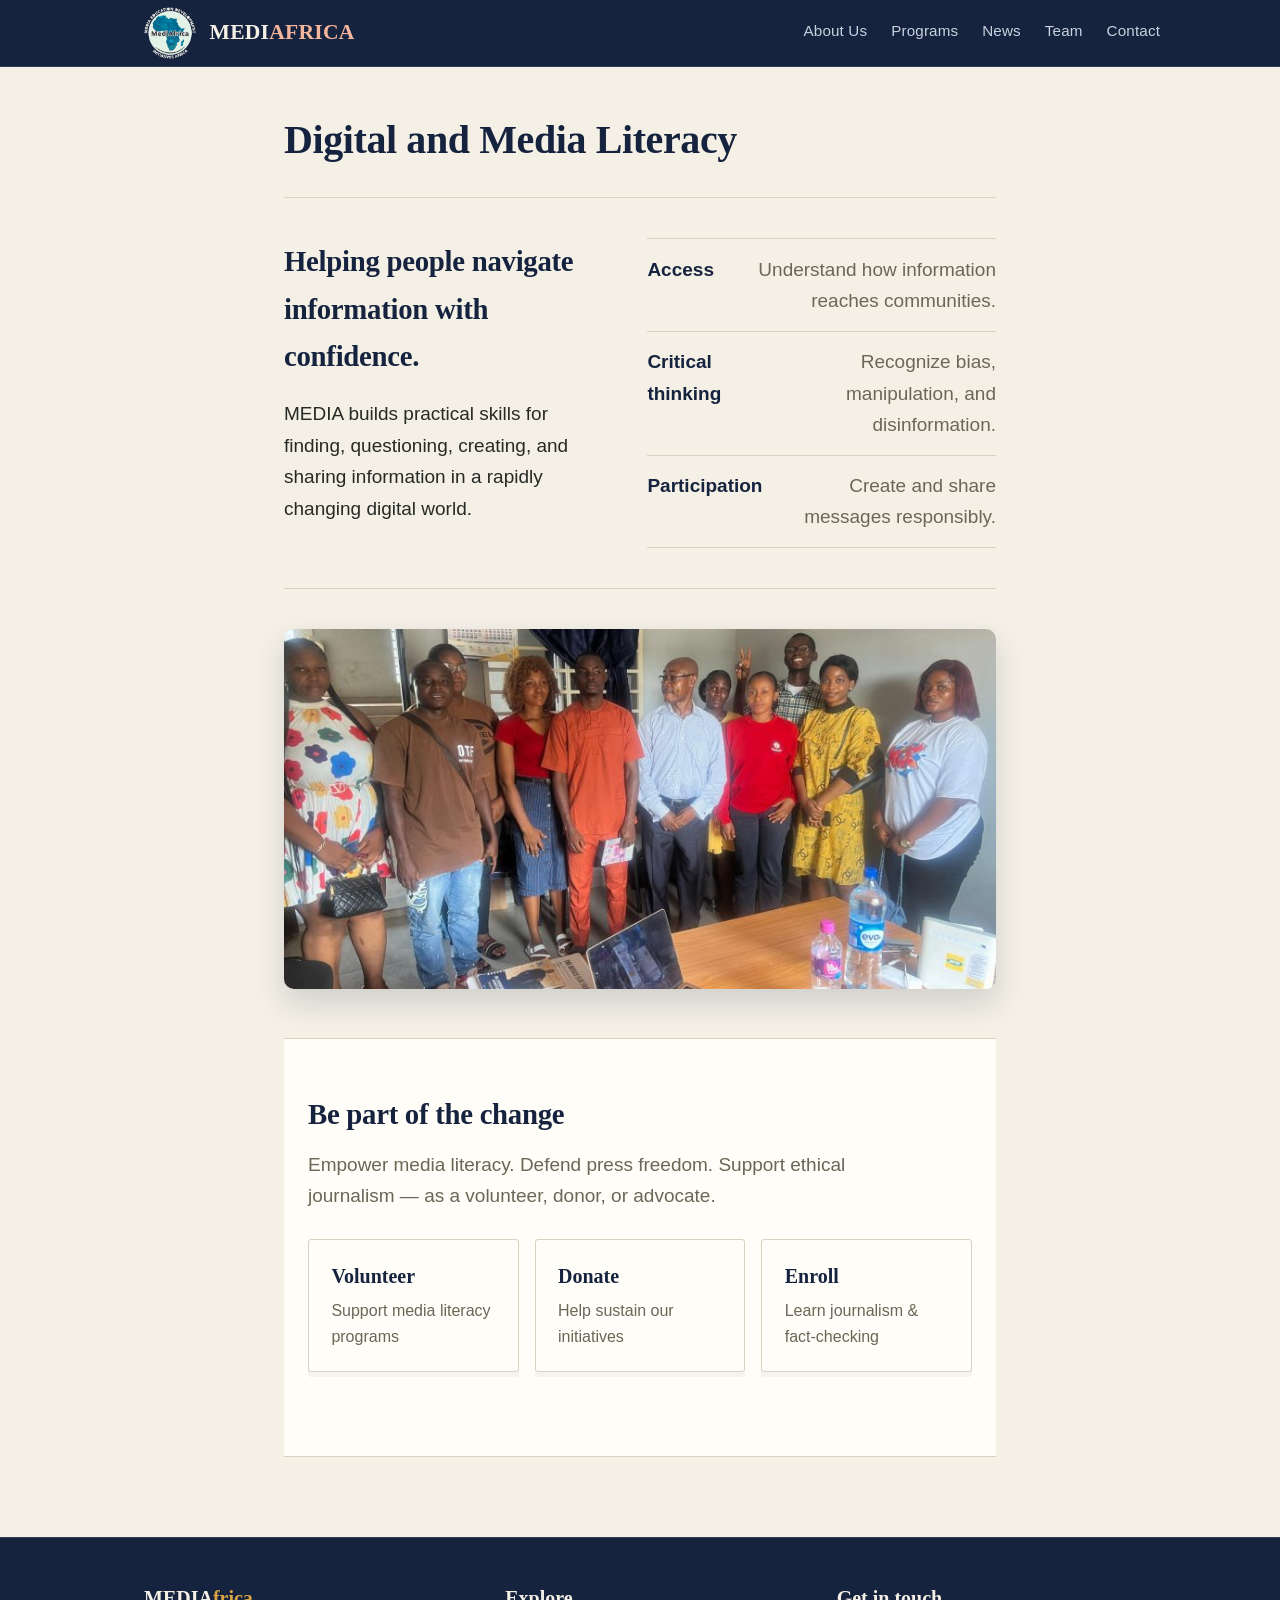
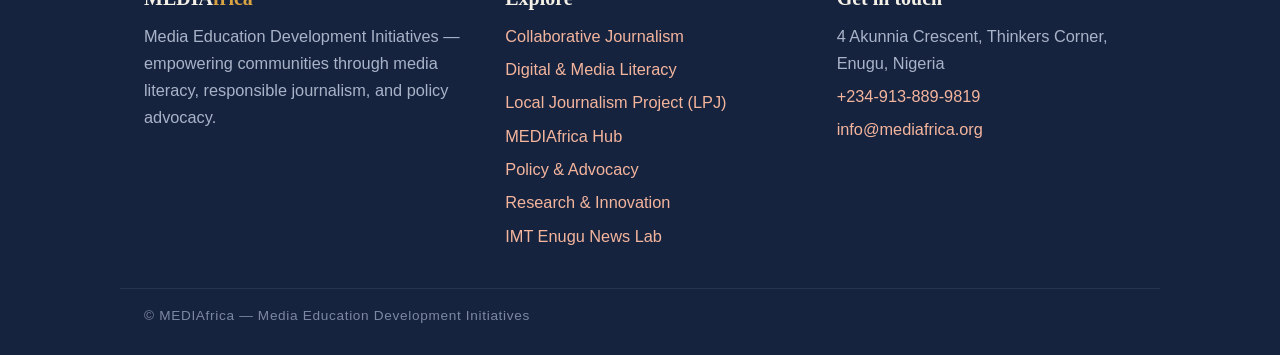
<file: digital-and-media-literacy.html>
<!DOCTYPE html>
<html lang="en">
<head>
<meta charset="UTF-8">
<meta name="viewport" content="width=device-width, initial-scale=1.0">
<meta name="description" content="MEDIAfrica helps students, educators, and communities build the skills to understand media and recognize misinformation.">
<link rel="icon" type="image/png" sizes="32x32" href="favicon-32.png">
<link rel="icon" type="image/png" sizes="16x16" href="favicon-16.png">
<link rel="apple-touch-icon" sizes="180x180" href="apple-touch-icon.png">
<link rel="icon" type="image/png" sizes="192x192" href="favicon-192.png">
<link rel="icon" type="image/png" sizes="512x512" href="favicon-512.png">
<title>Digital and Media Literacy · Media Africa</title>
<link rel="stylesheet" href="style.css?v=20260920-3">
</head>
<body>
<header class="site-header">
<div class="header-inner">
<a class="site-logo-link" href="index.html"><img src="assets/logo.png" alt="MEDIAfrica logo" class="site-logo"></a>
<div class="header-text">
<a class="site-title" href="index.html">MEDI<span class="accent">AFRICA</span></a>
</div>
</div>
<nav class="site-nav">
<a href="about-us.html">About Us</a>
<a href="program.html">Programs</a>
<a href="news-and-blogs.html">News</a>
<a href="team.html">Team</a>
<a href="contact-us.html">Contact</a>
</nav>
<details class="mobile-nav">
<summary>Menu</summary>
<div class="mobile-nav-links"><a href="about-us.html">About Us</a><a href="program.html">Programs</a><a href="news-and-blogs.html">News</a><a href="team.html">Team</a><a href="contact-us.html">Contact</a></div>
</details>
</header>
<main class="digital-page">
<h1>Digital and Media Literacy</h1>
<section class="digital-summary"><div><h2>Helping people navigate information with confidence.</h2><p>MEDIA builds practical skills for finding, questioning, creating, and sharing information in a rapidly changing digital world.</p></div><div class="editorial-list"><div><strong>Access</strong><span>Understand how information reaches communities.</span></div><div><strong>Critical thinking</strong><span>Recognize bias, manipulation, and disinformation.</span></div><div><strong>Participation</strong><span>Create and share messages responsibly.</span></div></div></section>
<p style="font-weight: 400;">In April 2008, the US-based Knight Foundation convened the Commission on the Information Needs of Communities in a Democracy to examine the information needs of American communities in the digital age and to suggest recommendations to strengthen the free flow of information. Eighteen months later, the 17-man commission of media, policy, and community leaders published its report entitled “<em>Informing Communities: Sustaining Democracy in the Digital Age</em>,” with 15 recommendations to better meet community information needs.</p><p style="font-weight: 400;">Inspired by the Knight Foundation study, MEDIA seeks to replicate similar research in African democracies through its digital and media literacy programs. Through its activities among higher educational institutions and public outreach to experts and community members at public forums, MEDIA will continue to explore the following questions:</p><ul style="font-weight: 400;"><li>What are the information needs of a community in a democracy?</li><li>How is technology affecting the information needs of democracy in African countries?</li><li>What public policy options would help to minimize digital exclusion?</li></ul><p style="font-weight: 400;">The time to bring digital and media literacy into the mainstream of African communities is now. People need the ability to access, analyze and engage in criti­cal thinking about the array of messages they receive and send to make informed decisions about the everyday issues they face regarding health, work, politics and leisure. In an age of information overload, people need to allocate the scarce resource of human attention to qual­ity, high-value messages that have relevance to their lives.</p><p style="font-weight: 400;">The full participation in contemporary democracies requires not just consum­ing messages but also creating and sharing them. To fulfill the promise of digi­tal citizenship, Africans must acquire multimedia communication skills that include the ability to compose messages using language, graphic design, images, and sound, and know how to use these skills to engage in the civic life of their communities. These competencies must be developed in formal educational set­tings, especially in higher education, as well as informal settings. The inclusion of digital and media literacy in formal education can be a bridge across digital divides and cultural enclaves, a way to energize learners and make connec­tions across subject areas, and a means for providing more equal opportunities in digital environments.</p><p style="font-weight: 400;">Media Education Development Initiatives Africa invites you to join the public dialogue on digital inclusion, netizenship, critical thinking, and media literacy.</p>		
															  <img src="media/2025/03/WhatsApp-Image-2025-03-01-at-23.15.49-768x576.jpeg" title="Digital and media literacy" alt="Digital and media literacy workshop" loading="lazy" />
					<div class="get-involved">
<div class="get-involved-inner">
<h2>Be part of the change</h2>
<p>Empower media literacy. Defend press freedom. Support ethical journalism &mdash; as a volunteer, donor, or advocate.</p>
<div class="cta-grid">
<a href="contact-us.html"><h3>Volunteer</h3><p>Support media literacy programs</p></a>
<a href="contact-us.html"><h3>Donate</h3><p>Help sustain our initiatives</p></a>
<a href="contact-us.html"><h3>Enroll</h3><p>Learn journalism &amp; fact-checking</p></a>
</div>
</div>
</div>
</main>
<footer class="site-footer">
<div class="footer-inner">
<div>
<h5>MEDIA<span style="color:var(--gold)">frica</span></h5>
<p>Media Education Development Initiatives &mdash; empowering communities through media literacy, responsible journalism, and policy advocacy.</p>
</div>
<div>
<h5>Explore</h5>
<p><a href="collaborative-journalism.html">Collaborative Journalism</a></p>
<p><a href="digital-and-media-literacy.html">Digital &amp; Media Literacy</a></p>
<p><a href="local-journalism-project-lpj.html">Local Journalism Project (LPJ)</a></p>
<p><a href="mediafrica-hub.html">MEDIAfrica Hub</a></p>
<p><a href="policy-advocacy.html">Policy &amp; Advocacy</a></p>
<p><a href="research-innovation.html">Research &amp; Innovation</a></p>
<p><a href="blog-imt-enugu-gets-news-lab-soon.html">IMT Enugu News Lab</a></p>
</div>
<div>
<h5>Get in touch</h5>
<p>4 Akunnia Crescent, Thinkers Corner, Enugu, Nigeria</p>
<p><a href="tel:+2349138899819">+234-913-889-9819</a></p>
<p><a href="mailto:info@mediafrica.org">info@mediafrica.org</a></p>
</div>
</div>
<div class="footer-bottom">&copy; MEDIAfrica &mdash; Media Education Development Initiatives</div>
</footer>
</body>
</html>
</file>
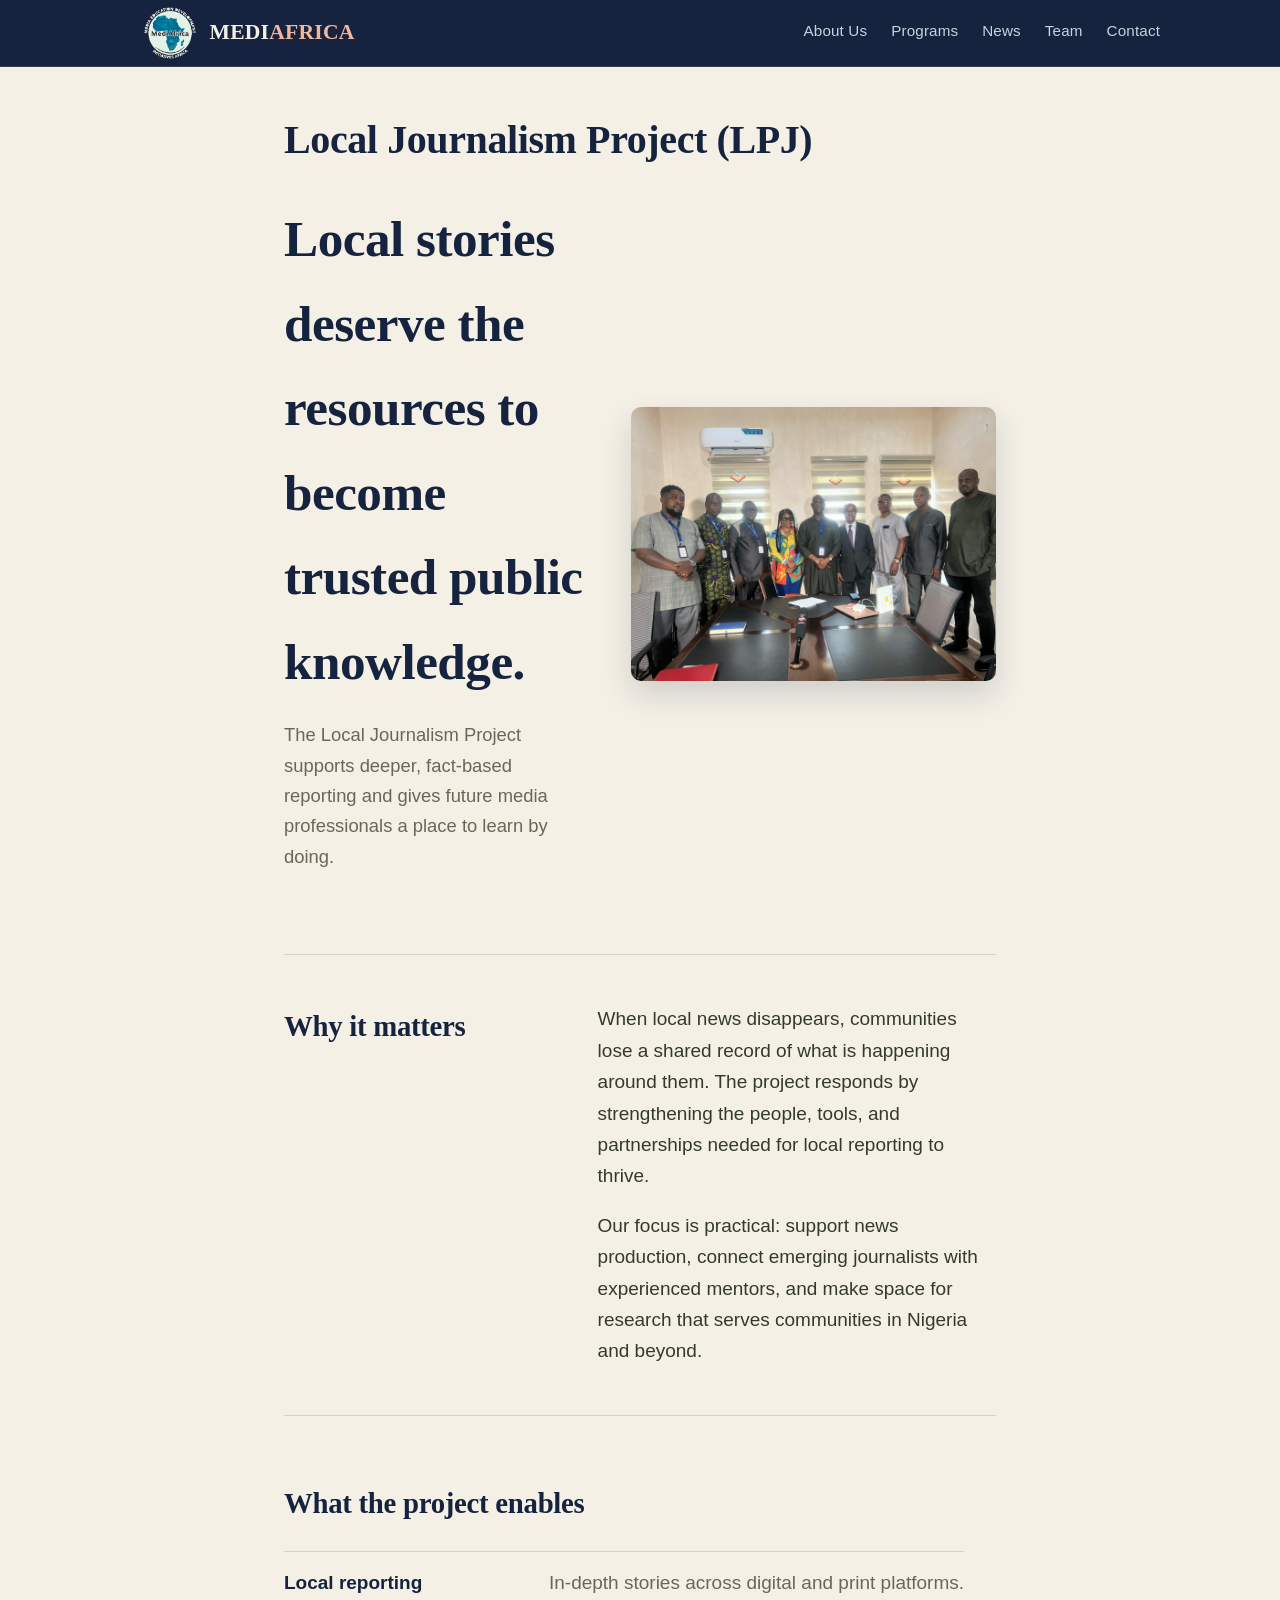
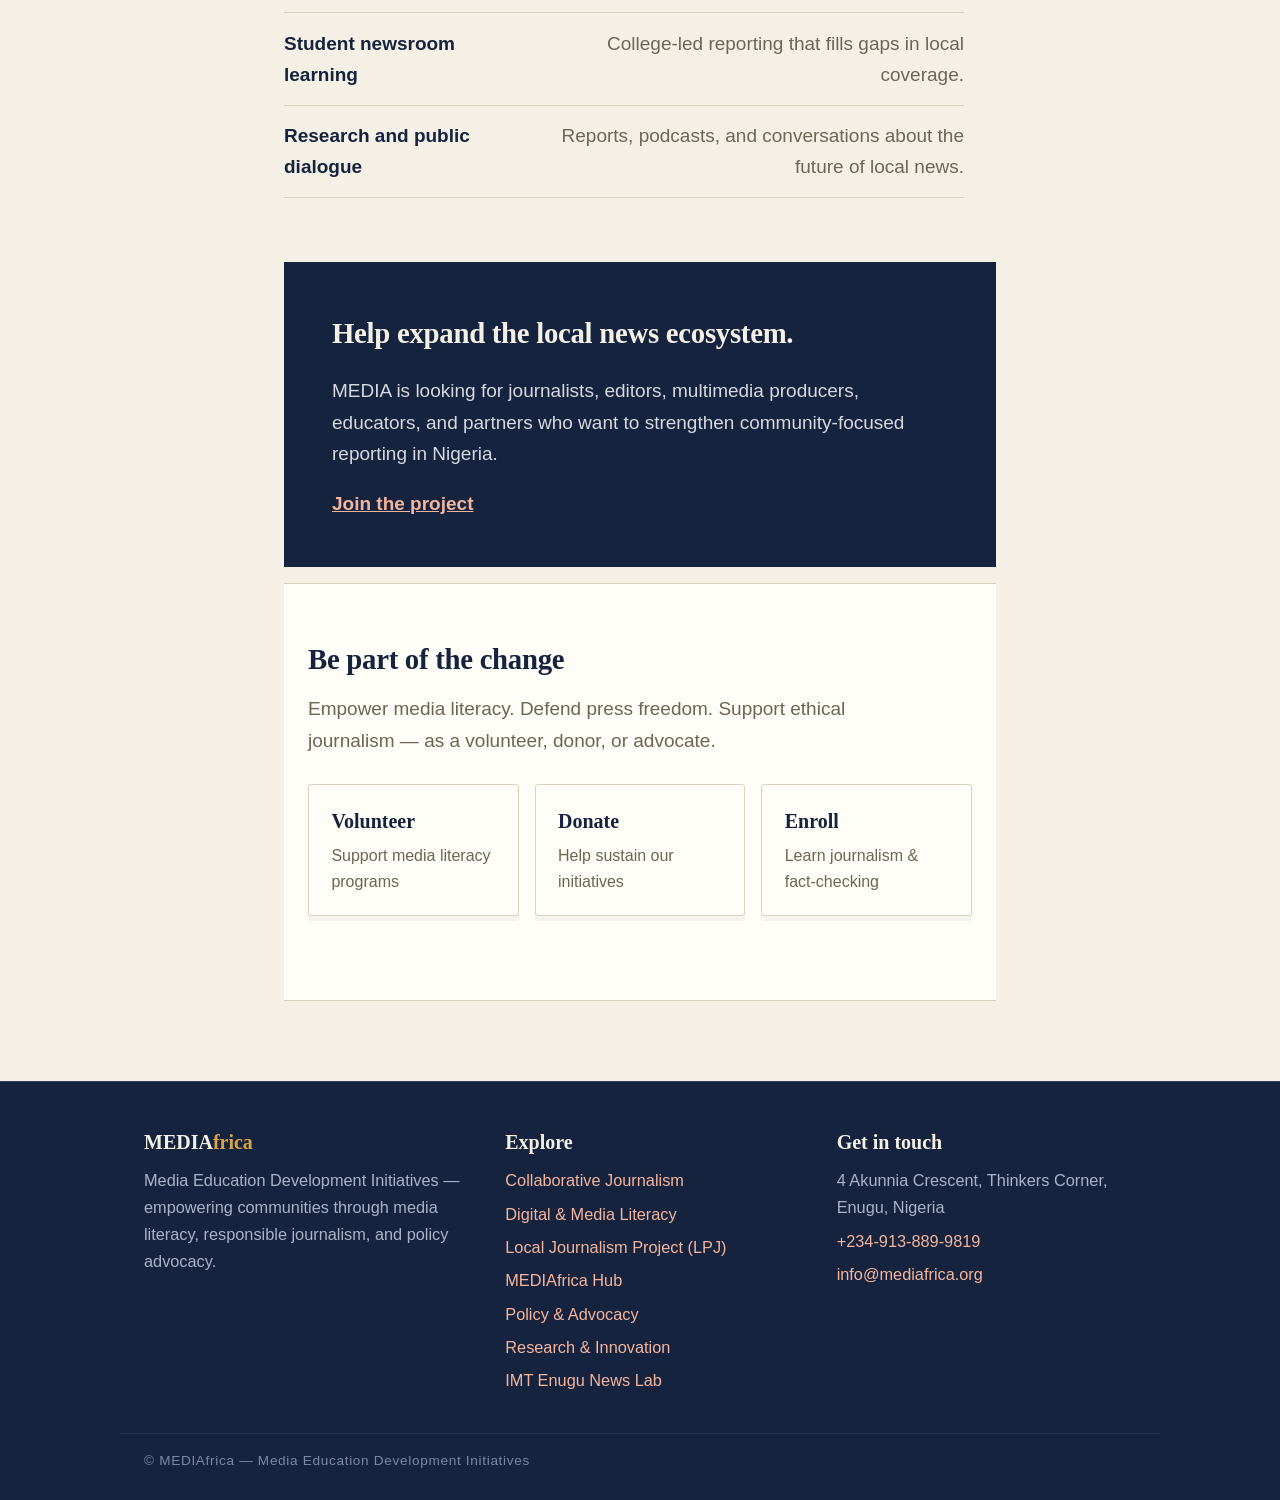
<file: local-journalism-project-lpj.html>
<!DOCTYPE html>
<html lang="en">
<head>
<meta charset="UTF-8">
<meta name="viewport" content="width=device-width, initial-scale=1.0">
<meta name="description" content="The Local Journalism Project strengthens news production, mentoring, and community-focused reporting in Nigeria and beyond.">
<link rel="icon" type="image/png" sizes="32x32" href="favicon-32.png">
<link rel="icon" type="image/png" sizes="16x16" href="favicon-16.png">
<link rel="apple-touch-icon" sizes="180x180" href="apple-touch-icon.png">
<link rel="icon" type="image/png" sizes="192x192" href="favicon-192.png">
<link rel="icon" type="image/png" sizes="512x512" href="favicon-512.png">
<title>Local Journalism Project (LPJ) · Media Africa</title>
<link rel="stylesheet" href="style.css?v=20260920-3">
</head>
<body>
<header class="site-header">
<div class="header-inner">
<a class="site-logo-link" href="index.html"><img src="assets/logo.png" alt="MEDIAfrica logo" class="site-logo"></a>
<div class="header-text">
<a class="site-title" href="index.html">MEDI<span class="accent">AFRICA</span></a>
</div>
</div>
<nav class="site-nav">
<a href="about-us.html">About Us</a>
<a href="program.html">Programs</a>
<a href="news-and-blogs.html">News</a>
<a href="team.html">Team</a>
<a href="contact-us.html">Contact</a>
</nav>
<details class="mobile-nav">
<summary>Menu</summary>
<div class="mobile-nav-links"><a href="about-us.html">About Us</a><a href="program.html">Programs</a><a href="news-and-blogs.html">News</a><a href="team.html">Team</a><a href="contact-us.html">Contact</a></div>
</details>
</header>
<main>
<h1>Local Journalism Project (LPJ)</h1>

<div class="article-lead"><div><h2>Local stories deserve the resources to become trusted public knowledge.</h2><p>The Local Journalism Project supports deeper, fact-based reporting and gives future media professionals a place to learn by doing.</p></div><img src="media/2025/03/WhatsApp-Image-2025-03-01-at-23.15.31-2.jpeg" alt="Journalists and students learning together during a local journalism session" loading="eager"></div>
<div class="article-grid"><div><h2>Why it matters</h2></div><div><p>When local news disappears, communities lose a shared record of what is happening around them. The project responds by strengthening the people, tools, and partnerships needed for local reporting to thrive.</p><p>Our focus is practical: support news production, connect emerging journalists with experienced mentors, and make space for research that serves communities in Nigeria and beyond.</p></div></div>
<section class="article-points"><h2>What the project enables</h2><div class="editorial-list"><div><strong>Local reporting</strong><span>In-depth stories across digital and print platforms.</span></div><div><strong>Student newsroom learning</strong><span>College-led reporting that fills gaps in local coverage.</span></div><div><strong>Research and public dialogue</strong><span>Reports, podcasts, and conversations about the future of local news.</span></div></div></section>
<section class="article-callout"><h2>Help expand the local news ecosystem.</h2><p>MEDIA is looking for journalists, editors, multimedia producers, educators, and partners who want to strengthen community-focused reporting in Nigeria.</p><a href="contact-us.html">Join the project</a></section>
					<div class="get-involved">
<div class="get-involved-inner">
<h2>Be part of the change</h2>
<p>Empower media literacy. Defend press freedom. Support ethical journalism &mdash; as a volunteer, donor, or advocate.</p>
<div class="cta-grid">
<a href="contact-us.html"><h3>Volunteer</h3><p>Support media literacy programs</p></a>
<a href="contact-us.html"><h3>Donate</h3><p>Help sustain our initiatives</p></a>
<a href="contact-us.html"><h3>Enroll</h3><p>Learn journalism &amp; fact-checking</p></a>
</div>
</div>
</div>
</main>
<footer class="site-footer">
<div class="footer-inner">
<div>
<h5>MEDIA<span style="color:var(--gold)">frica</span></h5>
<p>Media Education Development Initiatives &mdash; empowering communities through media literacy, responsible journalism, and policy advocacy.</p>
</div>
<div>
<h5>Explore</h5>
<p><a href="collaborative-journalism.html">Collaborative Journalism</a></p>
<p><a href="digital-and-media-literacy.html">Digital &amp; Media Literacy</a></p>
<p><a href="local-journalism-project-lpj.html">Local Journalism Project (LPJ)</a></p>
<p><a href="mediafrica-hub.html">MEDIAfrica Hub</a></p>
<p><a href="policy-advocacy.html">Policy &amp; Advocacy</a></p>
<p><a href="research-innovation.html">Research &amp; Innovation</a></p>
<p><a href="blog-imt-enugu-gets-news-lab-soon.html">IMT Enugu News Lab</a></p>
</div>
<div>
<h5>Get in touch</h5>
<p>4 Akunnia Crescent, Thinkers Corner, Enugu, Nigeria</p>
<p><a href="tel:+2349138899819">+234-913-889-9819</a></p>
<p><a href="mailto:info@mediafrica.org">info@mediafrica.org</a></p>
</div>
</div>
<div class="footer-bottom">&copy; MEDIAfrica &mdash; Media Education Development Initiatives</div>
</footer>
</body>
</html>
</file>
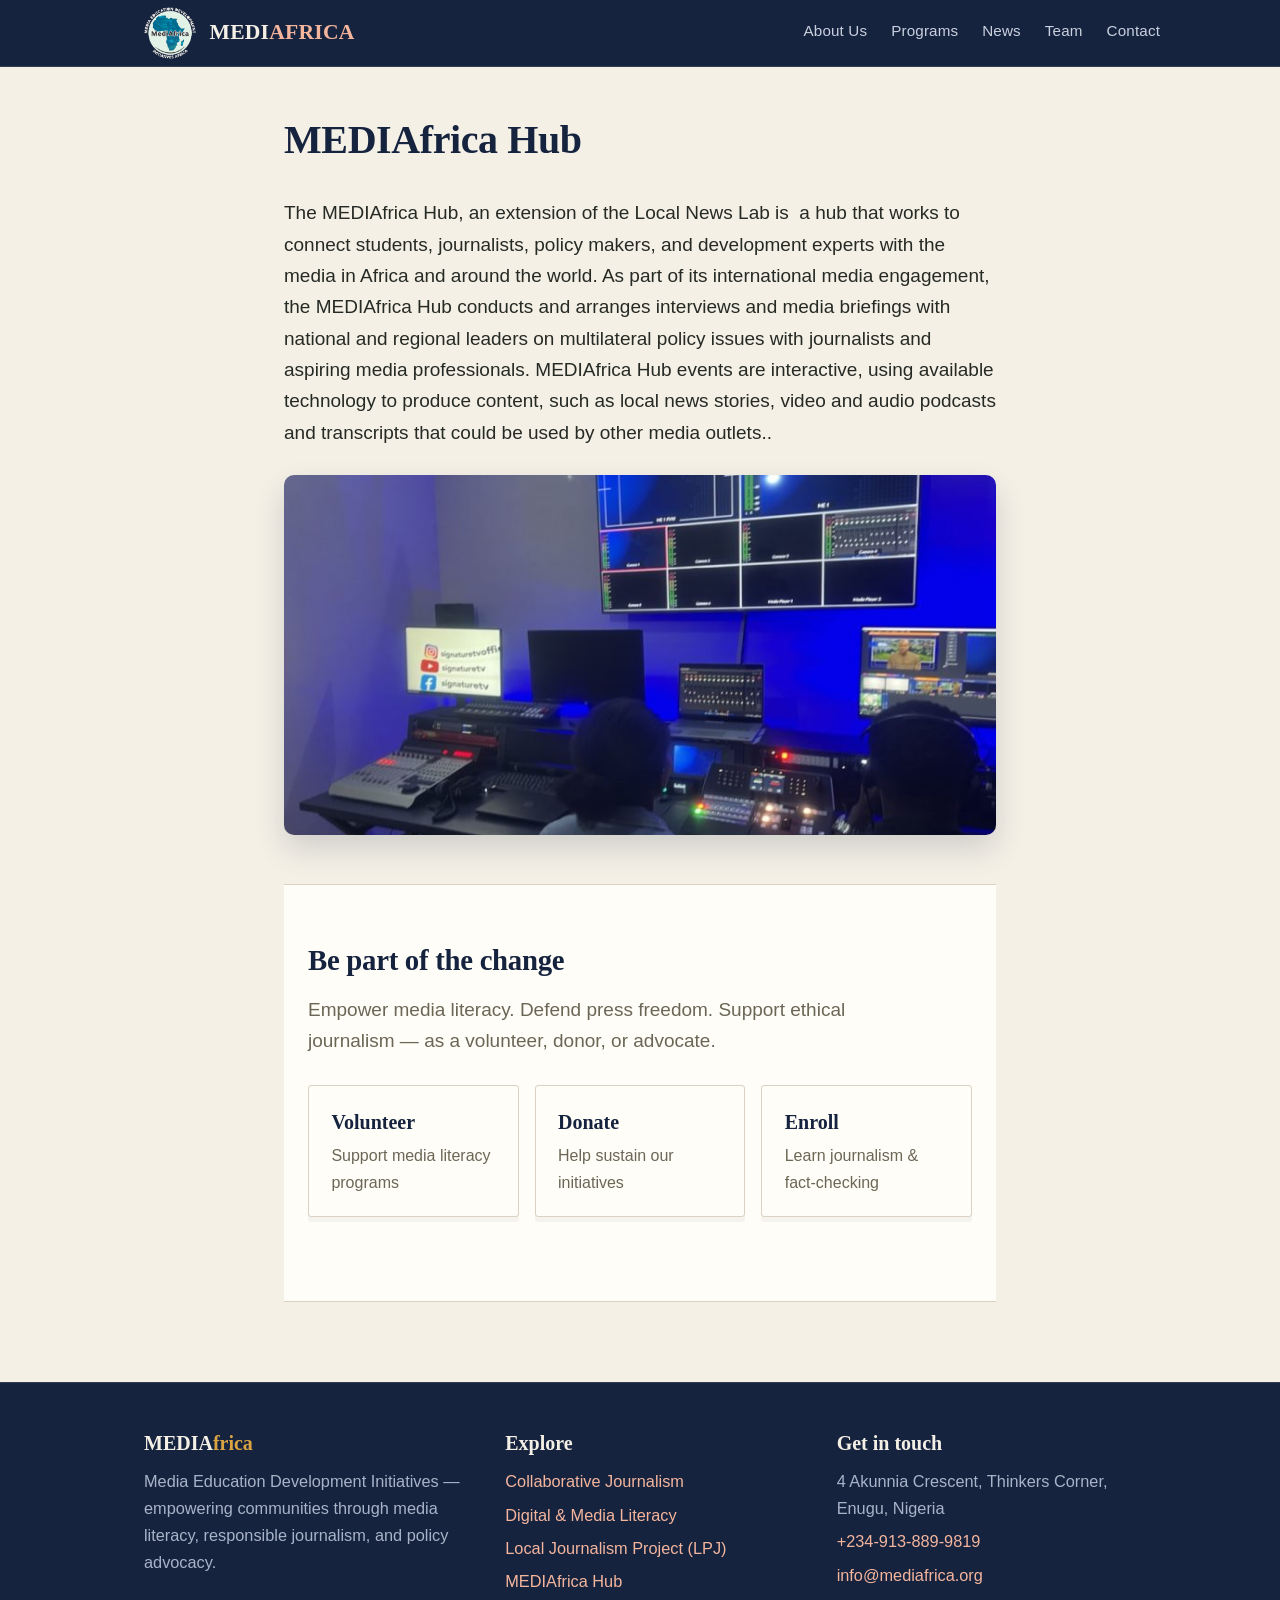
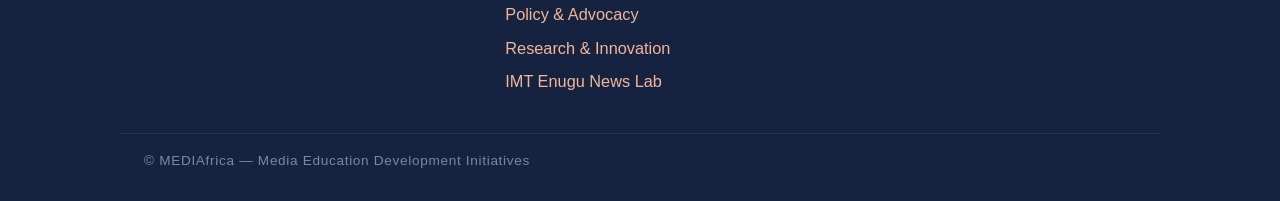
<file: mediafrica-hub.html>
<!DOCTYPE html>
<html lang="en">
<head>
<meta charset="UTF-8">
<meta name="viewport" content="width=device-width, initial-scale=1.0">
<meta name="description" content="The MEDIAfrica Hub connects people, resources, and opportunities for media learning and community-centered journalism.">
<link rel="icon" type="image/png" sizes="32x32" href="favicon-32.png">
<link rel="icon" type="image/png" sizes="16x16" href="favicon-16.png">
<link rel="apple-touch-icon" sizes="180x180" href="apple-touch-icon.png">
<link rel="icon" type="image/png" sizes="192x192" href="favicon-192.png">
<link rel="icon" type="image/png" sizes="512x512" href="favicon-512.png">
<title>MEDIAfrica Hub · Media Africa</title>
<link rel="stylesheet" href="style.css?v=20260920-3">
</head>
<body>
<header class="site-header">
<div class="header-inner">
<a class="site-logo-link" href="index.html"><img src="assets/logo.png" alt="MEDIAfrica logo" class="site-logo"></a>
<div class="header-text">
<a class="site-title" href="index.html">MEDI<span class="accent">AFRICA</span></a>
</div>
</div>
<nav class="site-nav">
<a href="about-us.html">About Us</a>
<a href="program.html">Programs</a>
<a href="news-and-blogs.html">News</a>
<a href="team.html">Team</a>
<a href="contact-us.html">Contact</a>
</nav>
<details class="mobile-nav">
<summary>Menu</summary>
<div class="mobile-nav-links"><a href="about-us.html">About Us</a><a href="program.html">Programs</a><a href="news-and-blogs.html">News</a><a href="team.html">Team</a><a href="contact-us.html">Contact</a></div>
</details>
</header>
<main>
<h1>MEDIAfrica Hub</h1>
<p>The MEDIAfrica Hub, an extension of the Local News Lab is  a hub that works to connect students, journalists, policy makers, and development experts with the media in Africa and around the world. As part of its international media engagement, the MEDIAfrica Hub conducts and arranges interviews and media briefings with national and regional leaders on multilateral policy issues with journalists and aspiring media professionals. MEDIAfrica Hub events are interactive, using available technology to produce content, such as local news stories, video and audio podcasts and transcripts that could be used by other media outlets..</p>		
															<img src="media/2025/03/5A19535A-A316-4D30-A3A9-CC089E1E215F_1_105_c-768x577.jpeg" title="MEDIAfrica Hub" alt="MEDIAfrica Hub workshop" loading="lazy" />
					<div class="get-involved">
<div class="get-involved-inner">
<h2>Be part of the change</h2>
<p>Empower media literacy. Defend press freedom. Support ethical journalism &mdash; as a volunteer, donor, or advocate.</p>
<div class="cta-grid">
<a href="contact-us.html"><h3>Volunteer</h3><p>Support media literacy programs</p></a>
<a href="contact-us.html"><h3>Donate</h3><p>Help sustain our initiatives</p></a>
<a href="contact-us.html"><h3>Enroll</h3><p>Learn journalism &amp; fact-checking</p></a>
</div>
</div>
</div>
</main>
<footer class="site-footer">
<div class="footer-inner">
<div>
<h5>MEDIA<span style="color:var(--gold)">frica</span></h5>
<p>Media Education Development Initiatives &mdash; empowering communities through media literacy, responsible journalism, and policy advocacy.</p>
</div>
<div>
<h5>Explore</h5>
<p><a href="collaborative-journalism.html">Collaborative Journalism</a></p>
<p><a href="digital-and-media-literacy.html">Digital &amp; Media Literacy</a></p>
<p><a href="local-journalism-project-lpj.html">Local Journalism Project (LPJ)</a></p>
<p><a href="mediafrica-hub.html">MEDIAfrica Hub</a></p>
<p><a href="policy-advocacy.html">Policy &amp; Advocacy</a></p>
<p><a href="research-innovation.html">Research &amp; Innovation</a></p>
<p><a href="blog-imt-enugu-gets-news-lab-soon.html">IMT Enugu News Lab</a></p>
</div>
<div>
<h5>Get in touch</h5>
<p>4 Akunnia Crescent, Thinkers Corner, Enugu, Nigeria</p>
<p><a href="tel:+2349138899819">+234-913-889-9819</a></p>
<p><a href="mailto:info@mediafrica.org">info@mediafrica.org</a></p>
</div>
</div>
<div class="footer-bottom">&copy; MEDIAfrica &mdash; Media Education Development Initiatives</div>
</footer>
</body>
</html>
</file>
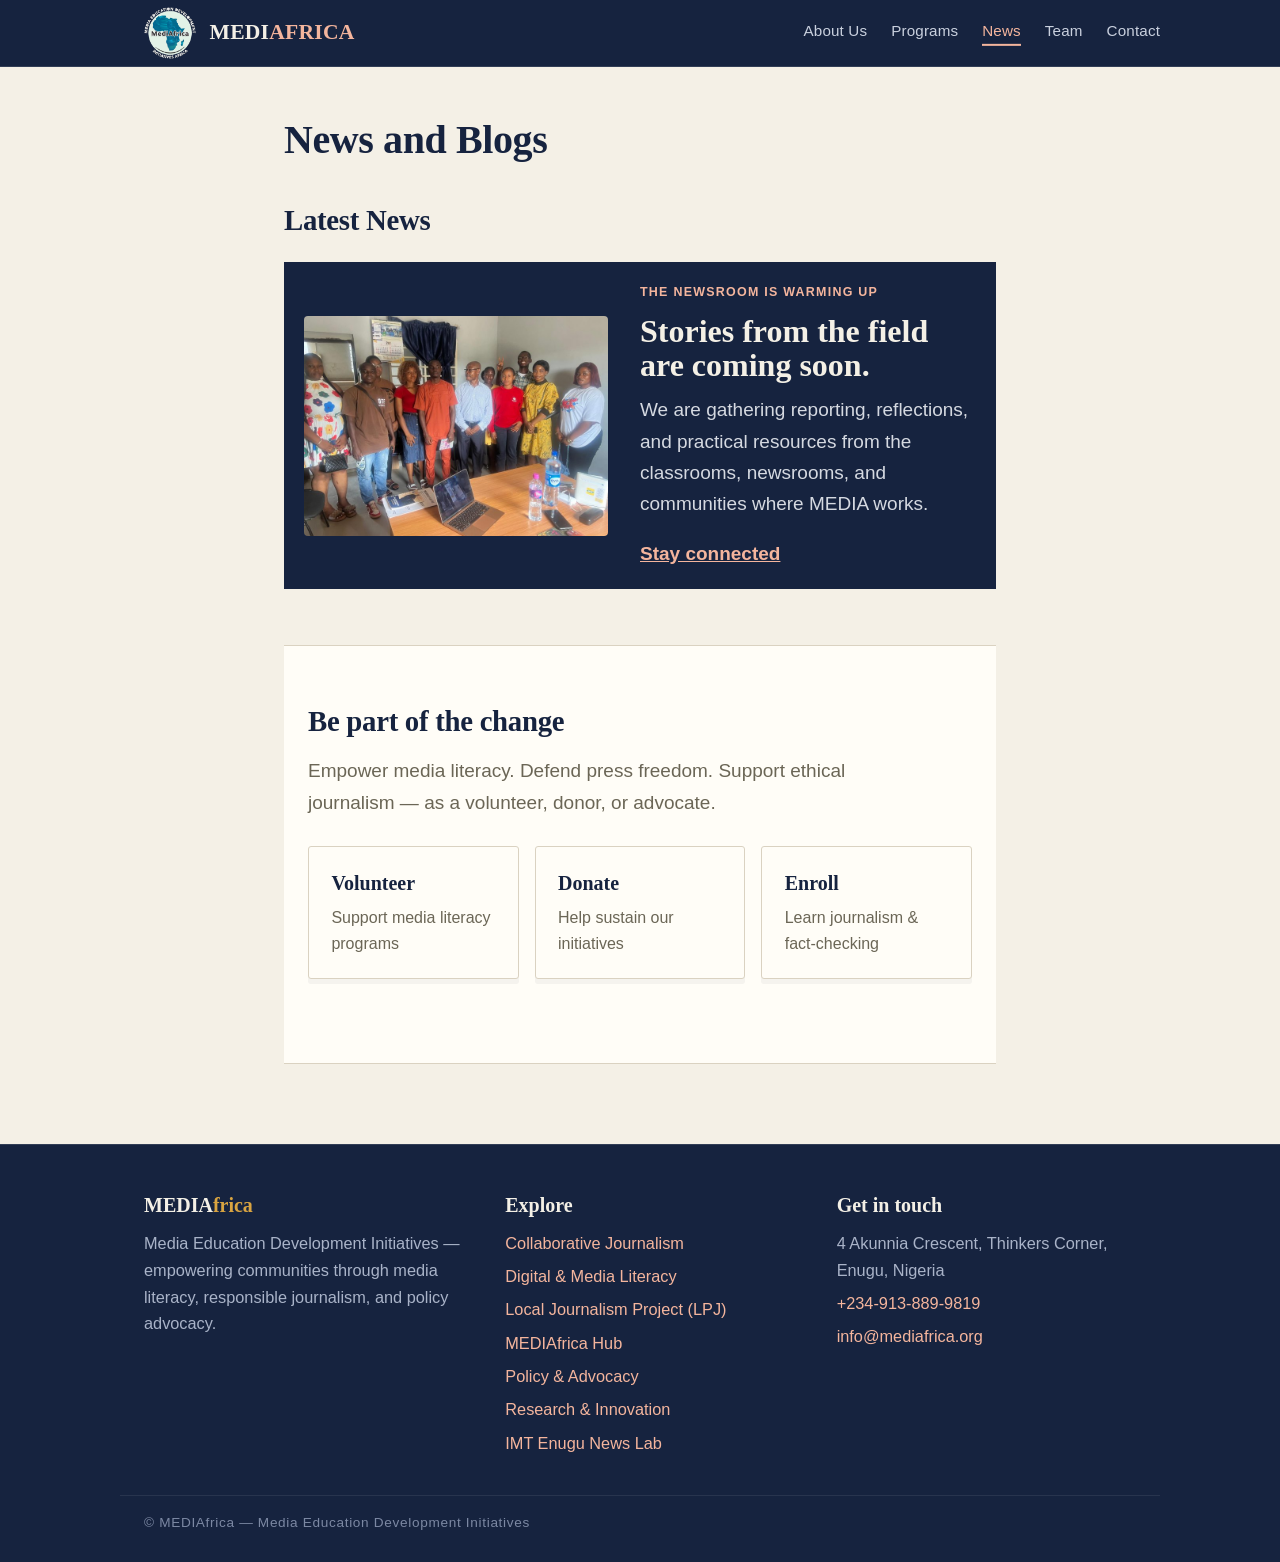
<file: news-and-blogs.html>
<!DOCTYPE html>
<html lang="en">
<head>
<meta charset="UTF-8">
<meta name="viewport" content="width=device-width, initial-scale=1.0">
<meta name="description" content="Read MEDIAfrica news, project updates, and stories about media literacy, journalism, and public information in Africa.">
<link rel="icon" type="image/png" sizes="32x32" href="favicon-32.png">
<link rel="icon" type="image/png" sizes="16x16" href="favicon-16.png">
<link rel="apple-touch-icon" sizes="180x180" href="apple-touch-icon.png">
<link rel="icon" type="image/png" sizes="192x192" href="favicon-192.png">
<link rel="icon" type="image/png" sizes="512x512" href="favicon-512.png">
<title>News and Blogs · Media Africa</title>
<link rel="stylesheet" href="style.css?v=20260920-3">
</head>
<body>
<header class="site-header">
<div class="header-inner">
<a class="site-logo-link" href="index.html"><img src="assets/logo.png" alt="MEDIAfrica logo" class="site-logo"></a>
<div class="header-text">
<a class="site-title" href="index.html">MEDI<span class="accent">AFRICA</span></a>
</div>
</div>
<nav class="site-nav">
<a href="about-us.html">About Us</a>
<a href="program.html">Programs</a>
<a href="news-and-blogs.html" class="active">News</a>
<a href="team.html">Team</a>
<a href="contact-us.html">Contact</a>
</nav>
<details class="mobile-nav">
<summary>Menu</summary>
<div class="mobile-nav-links"><a href="about-us.html">About Us</a><a href="program.html">Programs</a><a href="news-and-blogs.html">News</a><a href="team.html">Team</a><a href="contact-us.html">Contact</a></div>
</details>
</header>
<main>
<h1>News and Blogs</h1>
<h2>Latest News</h2>
<section class="coming-soon">
<img src="media/2025/03/WhatsApp-Image-2025-03-01-at-23.15.49-768x576.jpeg" title="MEDIA field work" alt="Participants collaborating during a MEDIA workshop" loading="lazy">
<div><p class="coming-soon-label">The newsroom is warming up</p><h3>Stories from the field are coming soon.</h3><p>We are gathering reporting, reflections, and practical resources from the classrooms, newsrooms, and communities where MEDIA works.</p><a href="contact-us.html">Stay connected</a></div>
</section>
<div class="get-involved">
<div class="get-involved-inner">
<h2>Be part of the change</h2>
<p>Empower media literacy. Defend press freedom. Support ethical journalism &mdash; as a volunteer, donor, or advocate.</p>
<div class="cta-grid">
<a href="contact-us.html"><h3>Volunteer</h3><p>Support media literacy programs</p></a>
<a href="contact-us.html"><h3>Donate</h3><p>Help sustain our initiatives</p></a>
<a href="contact-us.html"><h3>Enroll</h3><p>Learn journalism &amp; fact-checking</p></a>
</div>
</div>
</div>
</main>
<footer class="site-footer">
<div class="footer-inner">
<div>
<h5>MEDIA<span style="color:var(--gold)">frica</span></h5>
<p>Media Education Development Initiatives &mdash; empowering communities through media literacy, responsible journalism, and policy advocacy.</p>
</div>
<div>
<h5>Explore</h5>
<p><a href="collaborative-journalism.html">Collaborative Journalism</a></p>
<p><a href="digital-and-media-literacy.html">Digital &amp; Media Literacy</a></p>
<p><a href="local-journalism-project-lpj.html">Local Journalism Project (LPJ)</a></p>
<p><a href="mediafrica-hub.html">MEDIAfrica Hub</a></p>
<p><a href="policy-advocacy.html">Policy &amp; Advocacy</a></p>
<p><a href="research-innovation.html">Research &amp; Innovation</a></p>
<p><a href="blog-imt-enugu-gets-news-lab-soon.html">IMT Enugu News Lab</a></p>
</div>
<div>
<h5>Get in touch</h5>
<p>4 Akunnia Crescent, Thinkers Corner, Enugu, Nigeria</p>
<p><a href="tel:+2349138899819">+234-913-889-9819</a></p>
<p><a href="mailto:info@mediafrica.org">info@mediafrica.org</a></p>
</div>
</div>
<div class="footer-bottom">&copy; MEDIAfrica &mdash; Media Education Development Initiatives</div>
</footer>
</body>
</html>
</file>
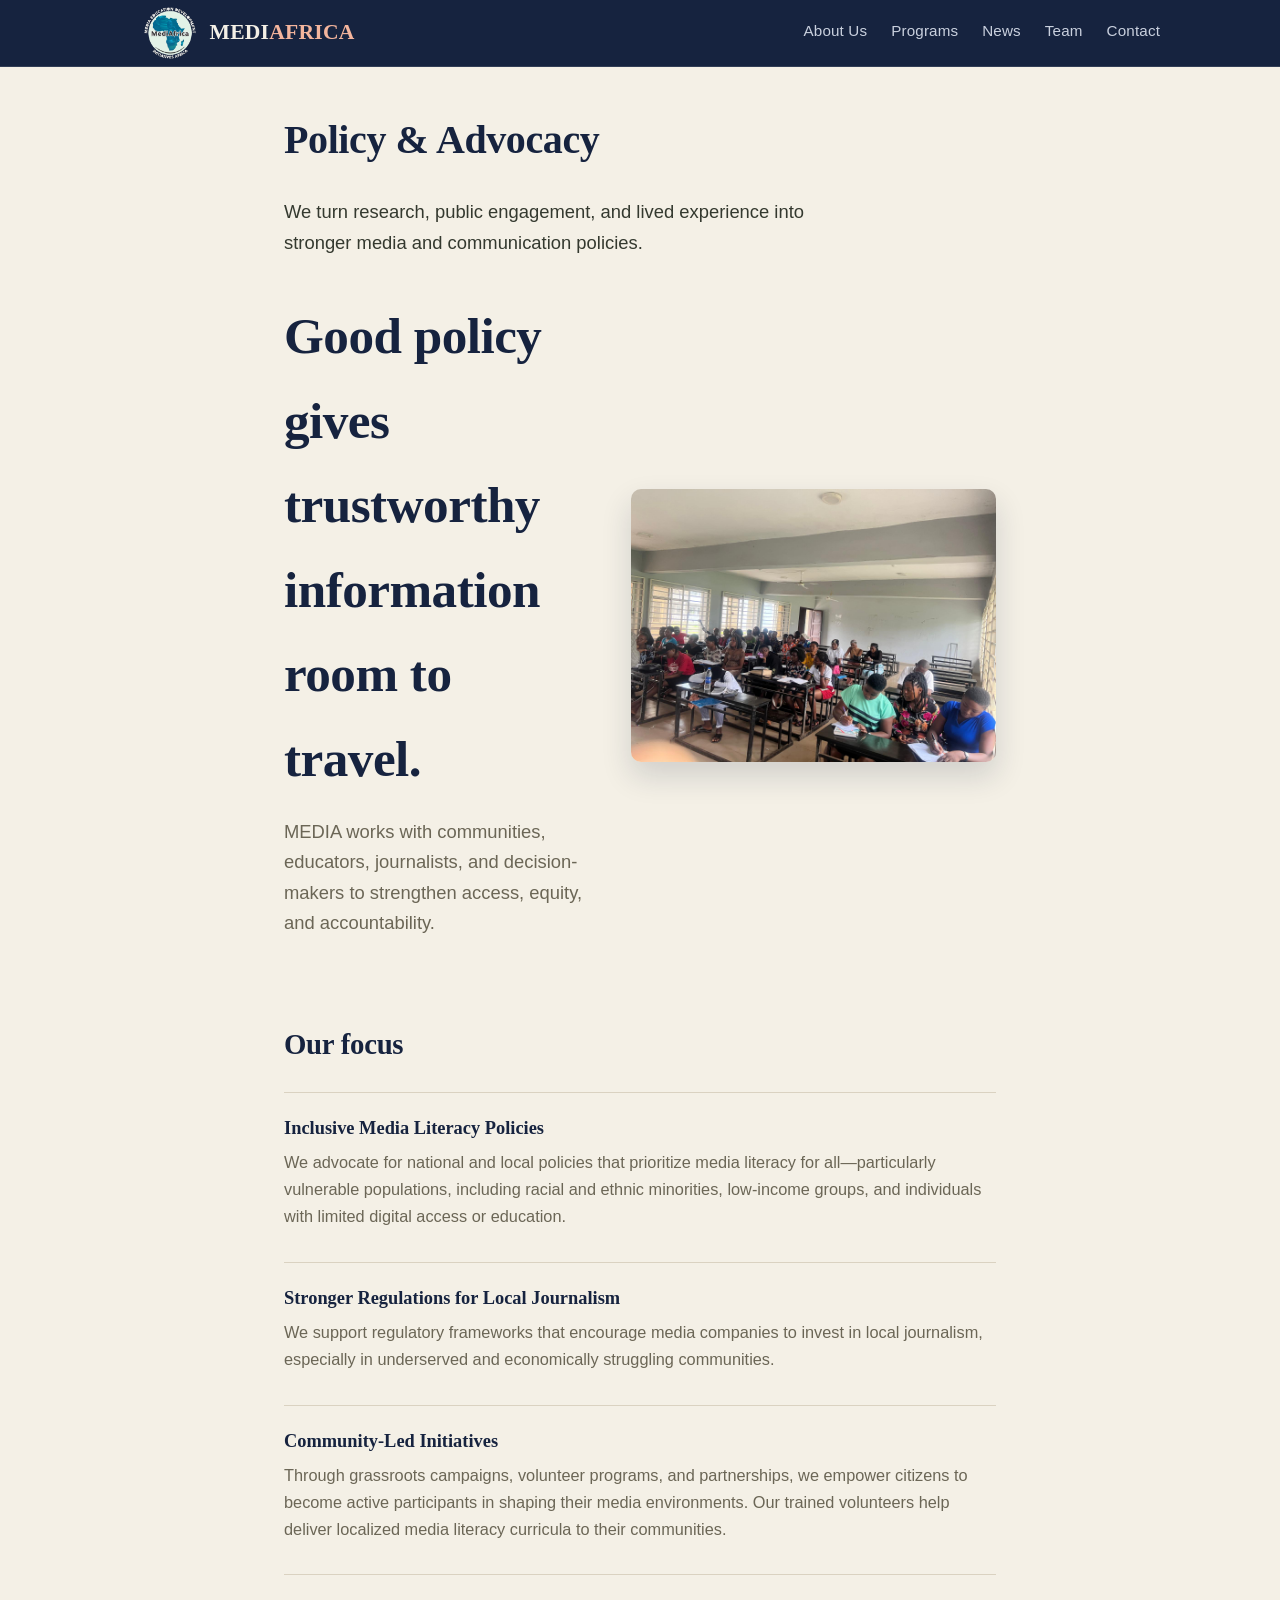
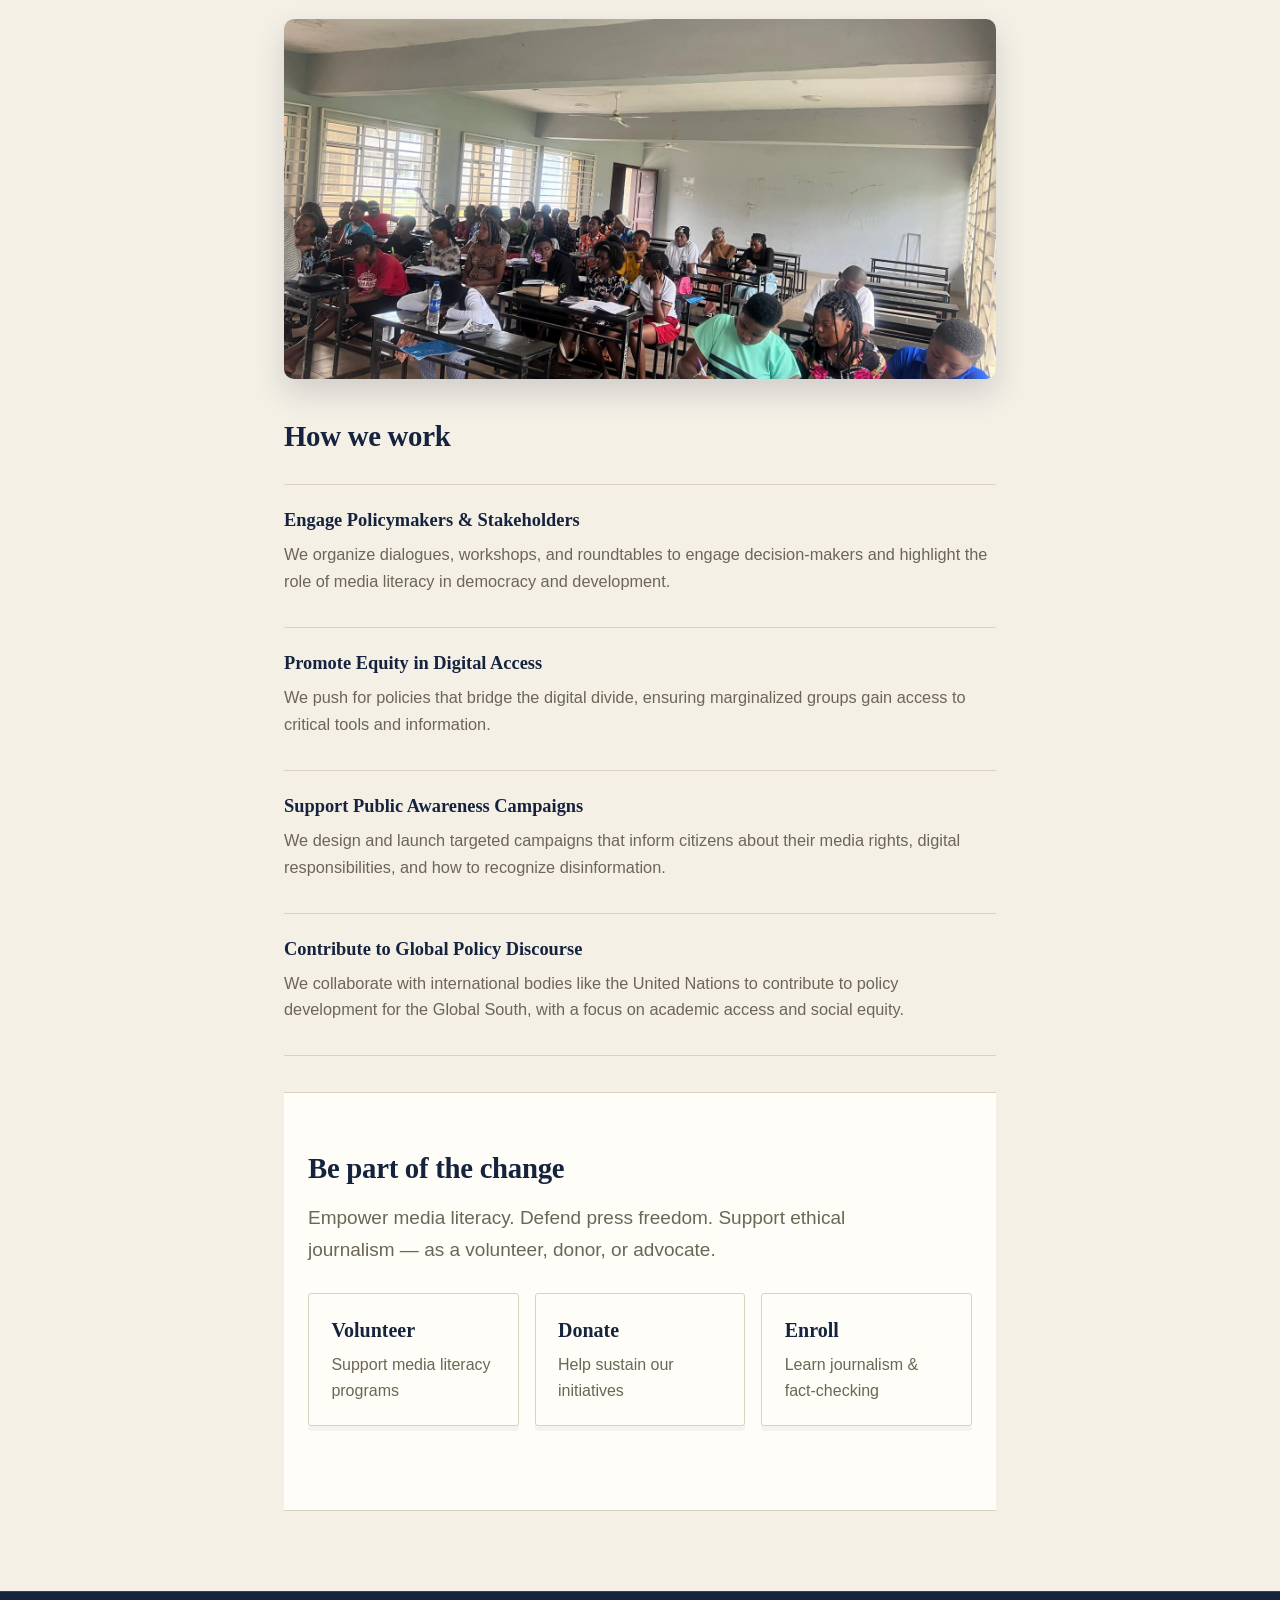
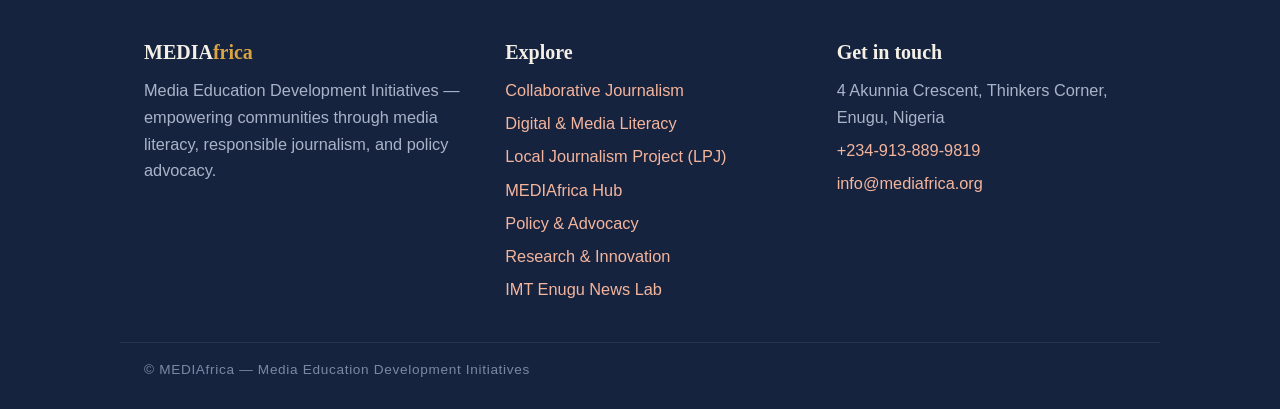
<file: policy-advocacy.html>
<!DOCTYPE html>
<html lang="en">
<head>
<meta charset="UTF-8">
<meta name="viewport" content="width=device-width, initial-scale=1.0">
<meta name="description" content="MEDIAfrica connects research, community experience, and advocacy to advance stronger media and public information policy.">
<link rel="icon" type="image/png" sizes="32x32" href="favicon-32.png">
<link rel="icon" type="image/png" sizes="16x16" href="favicon-16.png">
<link rel="apple-touch-icon" sizes="180x180" href="apple-touch-icon.png">
<link rel="icon" type="image/png" sizes="192x192" href="favicon-192.png">
<link rel="icon" type="image/png" sizes="512x512" href="favicon-512.png">
<title>Policy &amp; Advocacy · Media Africa</title>
<link rel="stylesheet" href="style.css?v=20260920-3">
</head>
<body>
<header class="site-header">
<div class="header-inner">
<a class="site-logo-link" href="index.html"><img src="assets/logo.png" alt="MEDIAfrica logo" class="site-logo"></a>
<div class="header-text">
<a class="site-title" href="index.html">MEDI<span class="accent">AFRICA</span></a>
</div>
</div>
<nav class="site-nav">
<a href="about-us.html">About Us</a>
<a href="program.html">Programs</a>
<a href="news-and-blogs.html">News</a>
<a href="team.html">Team</a>
<a href="contact-us.html">Contact</a>
</nav>
<details class="mobile-nav">
<summary>Menu</summary>
<div class="mobile-nav-links"><a href="about-us.html">About Us</a><a href="program.html">Programs</a><a href="news-and-blogs.html">News</a><a href="team.html">Team</a><a href="contact-us.html">Contact</a></div>
</details>
</header>
<main>
<h1>Policy &amp; Advocacy</h1>
<p class="page-intro">We turn research, public engagement, and lived experience into stronger media and communication policies.</p>
<div class="article-lead policy-lead"><div><h2>Good policy gives trustworthy information room to travel.</h2><p>MEDIA works with communities, educators, journalists, and decision-makers to strengthen access, equity, and accountability.</p></div><img src="media/2025/03/WhatsApp-Image-2025-03-01-at-23.12.33.jpeg" alt="People learning together during a media literacy session" loading="lazy"></div>
<h2>Our focus</h2>
<div class="feature-grid">
<div class="feature-card"><h4>Inclusive Media Literacy Policies</h4><p>We advocate for national and local policies that prioritize media literacy for all—particularly vulnerable populations, including racial and ethnic minorities, low-income groups, and individuals with limited digital access or education.</p></div>
<div class="feature-card"><h4>Stronger Regulations for Local Journalism</h4><p>We support regulatory frameworks that encourage media companies to invest in local journalism, especially in underserved and economically struggling communities.</p></div>
<div class="feature-card"><h4>Community-Led Initiatives</h4><p>Through grassroots campaigns, volunteer programs, and partnerships, we empower citizens to become active participants in shaping their media environments. Our trained volunteers help deliver localized media literacy curricula to their communities.</p></div>
</div>
<img src="media/2025/03/WhatsApp-Image-2025-03-01-at-23.12.33.jpeg" title="Policy advocacy" alt="People learning together in a media literacy session" loading="lazy" />
					<h2>How we work</h2>
<div class="feature-grid">
<div class="feature-card"><h4>Engage Policymakers & Stakeholders</h4><p>We organize dialogues, workshops, and roundtables to engage decision-makers and highlight the role of media literacy in democracy and development.</p></div>
<div class="feature-card"><h4>Promote Equity in Digital Access</h4><p>We push for policies that bridge the digital divide, ensuring marginalized groups gain access to critical tools and information.</p></div>
<div class="feature-card"><h4>Support Public Awareness Campaigns</h4><p>We design and launch targeted campaigns that inform citizens about their media rights, digital responsibilities, and how to recognize disinformation.</p></div>
<div class="feature-card"><h4>Contribute to Global Policy Discourse</h4><p>We collaborate with international bodies like the United Nations to contribute to policy development for the Global South, with a focus on academic access and social equity.</p></div>
</div>
<div class="get-involved">
<div class="get-involved-inner">
<h2>Be part of the change</h2>
<p>Empower media literacy. Defend press freedom. Support ethical journalism &mdash; as a volunteer, donor, or advocate.</p>
<div class="cta-grid">
<a href="contact-us.html"><h3>Volunteer</h3><p>Support media literacy programs</p></a>
<a href="contact-us.html"><h3>Donate</h3><p>Help sustain our initiatives</p></a>
<a href="contact-us.html"><h3>Enroll</h3><p>Learn journalism &amp; fact-checking</p></a>
</div>
</div>
</div>
</main>
<footer class="site-footer">
<div class="footer-inner">
<div>
<h5>MEDIA<span style="color:var(--gold)">frica</span></h5>
<p>Media Education Development Initiatives &mdash; empowering communities through media literacy, responsible journalism, and policy advocacy.</p>
</div>
<div>
<h5>Explore</h5>
<p><a href="collaborative-journalism.html">Collaborative Journalism</a></p>
<p><a href="digital-and-media-literacy.html">Digital &amp; Media Literacy</a></p>
<p><a href="local-journalism-project-lpj.html">Local Journalism Project (LPJ)</a></p>
<p><a href="mediafrica-hub.html">MEDIAfrica Hub</a></p>
<p><a href="policy-advocacy.html">Policy &amp; Advocacy</a></p>
<p><a href="research-innovation.html">Research &amp; Innovation</a></p>
<p><a href="blog-imt-enugu-gets-news-lab-soon.html">IMT Enugu News Lab</a></p>
</div>
<div>
<h5>Get in touch</h5>
<p>4 Akunnia Crescent, Thinkers Corner, Enugu, Nigeria</p>
<p><a href="tel:+2349138899819">+234-913-889-9819</a></p>
<p><a href="mailto:info@mediafrica.org">info@mediafrica.org</a></p>
</div>
</div>
<div class="footer-bottom">&copy; MEDIAfrica &mdash; Media Education Development Initiatives</div>
</footer>
</body>
</html>
</file>
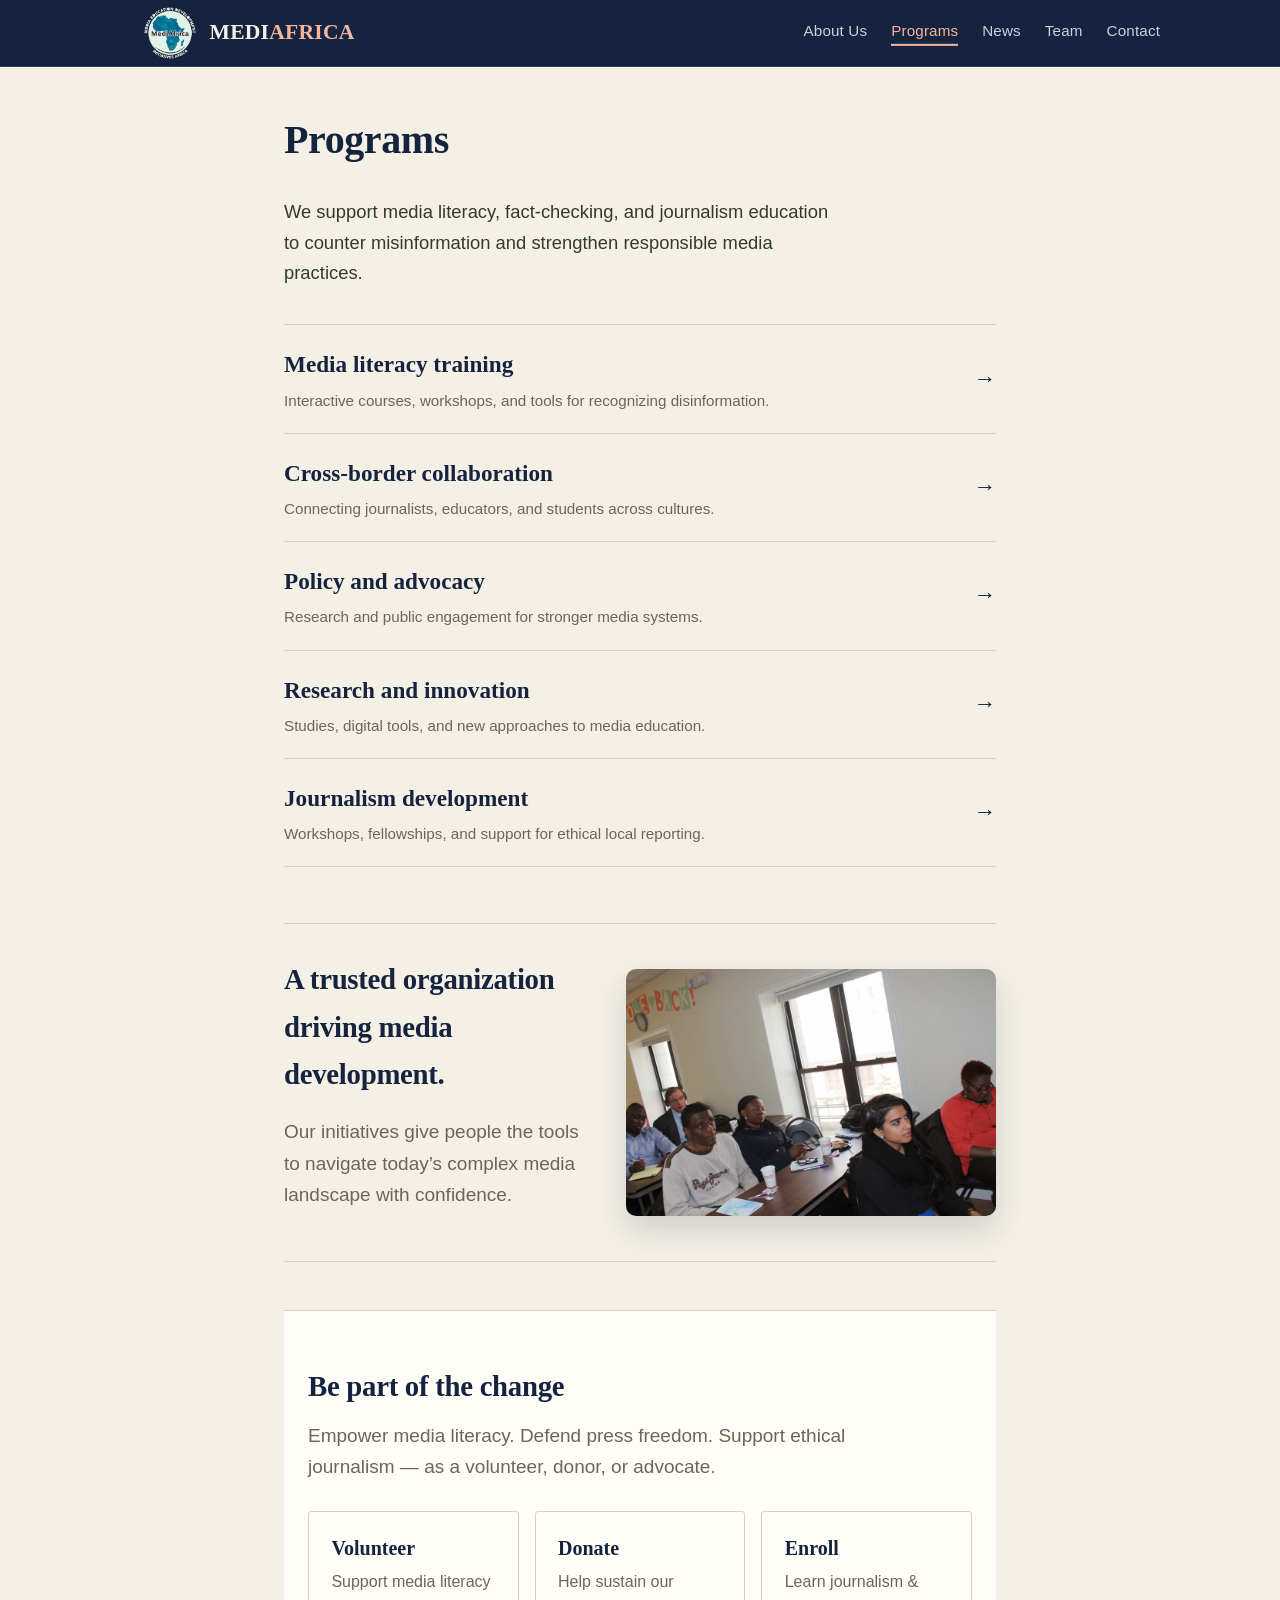
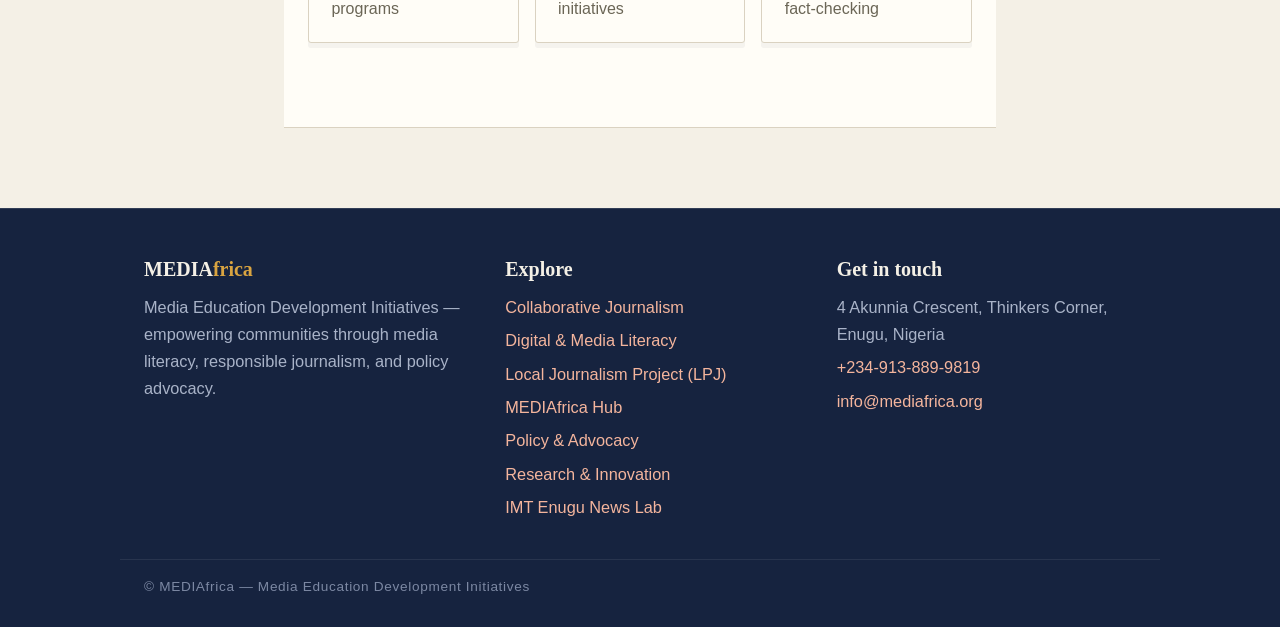
<file: program.html>
<!DOCTYPE html>
<html lang="en">
<head>
<meta charset="UTF-8">
<meta name="viewport" content="width=device-width, initial-scale=1.0">
<meta name="description" content="Explore MEDIAfrica programs supporting media literacy, collaborative journalism, local news, research, and policy advocacy.">
<link rel="icon" type="image/png" sizes="32x32" href="favicon-32.png">
<link rel="icon" type="image/png" sizes="16x16" href="favicon-16.png">
<link rel="apple-touch-icon" sizes="180x180" href="apple-touch-icon.png">
<link rel="icon" type="image/png" sizes="192x192" href="favicon-192.png">
<link rel="icon" type="image/png" sizes="512x512" href="favicon-512.png">
<title>Programs · Media Africa</title>
<link rel="stylesheet" href="style.css?v=20260920-3">
</head>
<body>
<header class="site-header">
<div class="header-inner">
<a class="site-logo-link" href="index.html"><img src="assets/logo.png" alt="MEDIAfrica logo" class="site-logo"></a>
<div class="header-text">
<a class="site-title" href="index.html">MEDI<span class="accent">AFRICA</span></a>
</div>
</div>
<nav class="site-nav">
<a href="about-us.html">About Us</a>
<a href="program.html" class="active">Programs</a>
<a href="news-and-blogs.html">News</a>
<a href="team.html">Team</a>
<a href="contact-us.html">Contact</a>
</nav>
<details class="mobile-nav">
<summary>Menu</summary>
<div class="mobile-nav-links"><a href="about-us.html">About Us</a><a href="program.html">Programs</a><a href="news-and-blogs.html">News</a><a href="team.html">Team</a><a href="contact-us.html">Contact</a></div>
</details>
</header>
<main>
<h1>Programs</h1>
<p class="page-intro">We support media literacy, fact-checking, and journalism education to counter misinformation and strengthen responsible media practices.</p>
<div class="program-index">
<a href="digital-and-media-literacy.html"><span><strong>Media literacy training</strong><small>Interactive courses, workshops, and tools for recognizing disinformation.</small></span><b aria-hidden="true">→</b></a>
<a href="collaborative-journalism.html"><span><strong>Cross-border collaboration</strong><small>Connecting journalists, educators, and students across cultures.</small></span><b aria-hidden="true">→</b></a>
<a href="policy-advocacy.html"><span><strong>Policy and advocacy</strong><small>Research and public engagement for stronger media systems.</small></span><b aria-hidden="true">→</b></a>
<a href="research-innovation.html"><span><strong>Research and innovation</strong><small>Studies, digital tools, and new approaches to media education.</small></span><b aria-hidden="true">→</b></a>
<a href="local-journalism-project-lpj.html"><span><strong>Journalism development</strong><small>Workshops, fellowships, and support for ethical local reporting.</small></span><b aria-hidden="true">→</b></a>
</div>
<div class="program-feature"><div><h2>A trusted organization driving media development.</h2><p>Our initiatives give people the tools to navigate today’s complex media landscape with confidence.</p></div><img src="media/2025/04/image-2.png" title="MEDIA programs" alt="MEDIA program participants" loading="lazy"></div>
<div class="get-involved">
<div class="get-involved-inner">
<h2>Be part of the change</h2>
<p>Empower media literacy. Defend press freedom. Support ethical journalism &mdash; as a volunteer, donor, or advocate.</p>
<div class="cta-grid">
<a href="contact-us.html"><h3>Volunteer</h3><p>Support media literacy programs</p></a>
<a href="contact-us.html"><h3>Donate</h3><p>Help sustain our initiatives</p></a>
<a href="contact-us.html"><h3>Enroll</h3><p>Learn journalism &amp; fact-checking</p></a>
</div>
</div>
</div>
</main>
<footer class="site-footer">
<div class="footer-inner">
<div>
<h5>MEDIA<span style="color:var(--gold)">frica</span></h5>
<p>Media Education Development Initiatives &mdash; empowering communities through media literacy, responsible journalism, and policy advocacy.</p>
</div>
<div>
<h5>Explore</h5>
<p><a href="collaborative-journalism.html">Collaborative Journalism</a></p>
<p><a href="digital-and-media-literacy.html">Digital &amp; Media Literacy</a></p>
<p><a href="local-journalism-project-lpj.html">Local Journalism Project (LPJ)</a></p>
<p><a href="mediafrica-hub.html">MEDIAfrica Hub</a></p>
<p><a href="policy-advocacy.html">Policy &amp; Advocacy</a></p>
<p><a href="research-innovation.html">Research &amp; Innovation</a></p>
<p><a href="blog-imt-enugu-gets-news-lab-soon.html">IMT Enugu News Lab</a></p>
</div>
<div>
<h5>Get in touch</h5>
<p>4 Akunnia Crescent, Thinkers Corner, Enugu, Nigeria</p>
<p><a href="tel:+2349138899819">+234-913-889-9819</a></p>
<p><a href="mailto:info@mediafrica.org">info@mediafrica.org</a></p>
</div>
</div>
<div class="footer-bottom">&copy; MEDIAfrica &mdash; Media Education Development Initiatives</div>
</footer>
</body>
</html>
</file>
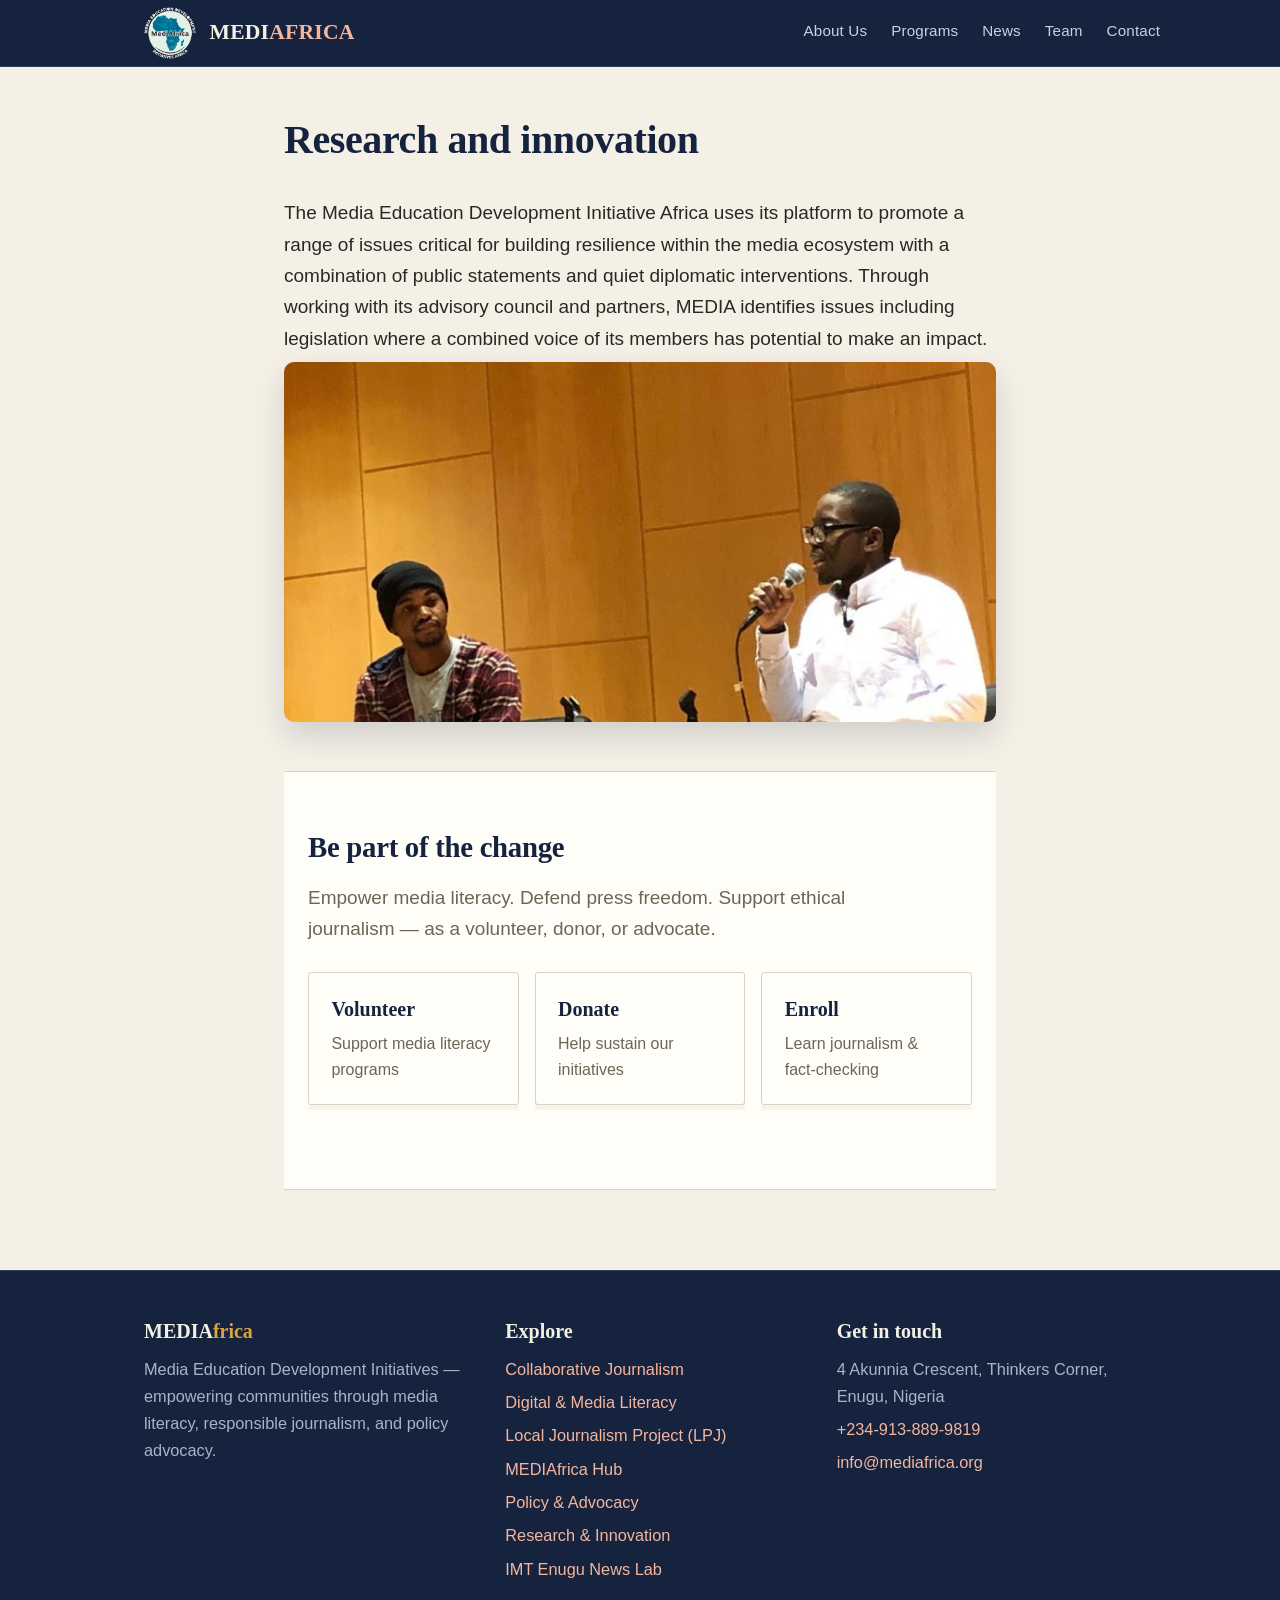
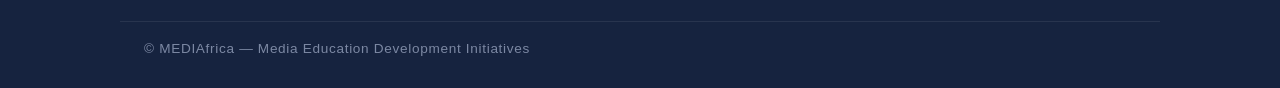
<file: research-innovation.html>
<!DOCTYPE html>
<html lang="en">
<head>
<meta charset="UTF-8">
<meta name="viewport" content="width=device-width, initial-scale=1.0">
<meta name="description" content="Discover MEDIAfrica research and innovation work exploring practical ways to strengthen media and information ecosystems.">
<link rel="icon" type="image/png" sizes="32x32" href="favicon-32.png">
<link rel="icon" type="image/png" sizes="16x16" href="favicon-16.png">
<link rel="apple-touch-icon" sizes="180x180" href="apple-touch-icon.png">
<link rel="icon" type="image/png" sizes="192x192" href="favicon-192.png">
<link rel="icon" type="image/png" sizes="512x512" href="favicon-512.png">
<title>Research and innovation · Media Africa</title>
<link rel="stylesheet" href="style.css?v=20260920-3">
</head>
<body>
<header class="site-header">
<div class="header-inner">
<a class="site-logo-link" href="index.html"><img src="assets/logo.png" alt="MEDIAfrica logo" class="site-logo"></a>
<div class="header-text">
<a class="site-title" href="index.html">MEDI<span class="accent">AFRICA</span></a>
</div>
</div>
<nav class="site-nav">
<a href="about-us.html">About Us</a>
<a href="program.html">Programs</a>
<a href="news-and-blogs.html">News</a>
<a href="team.html">Team</a>
<a href="contact-us.html">Contact</a>
</nav>
<details class="mobile-nav">
<summary>Menu</summary>
<div class="mobile-nav-links"><a href="about-us.html">About Us</a><a href="program.html">Programs</a><a href="news-and-blogs.html">News</a><a href="team.html">Team</a><a href="contact-us.html">Contact</a></div>
</details>
</header>
<main>
<h1>Research and innovation</h1>
The Media Education Development Initiative Africa uses its platform to promote a range of issues critical for building resilience within the media ecosystem with a combination of public statements and quiet diplomatic interventions. Through working with its advisory council and partners, MEDIA identifies issues including legislation where a combined voice of its members has potential to make an impact.
															 <img src="media/2025/03/WhatsApp-Image-2025-03-02-at-16.06.52-768x576.jpeg" title="Research and innovation" alt="Research and innovation workshop" loading="lazy" />
					<div class="get-involved">
<div class="get-involved-inner">
<h2>Be part of the change</h2>
<p>Empower media literacy. Defend press freedom. Support ethical journalism &mdash; as a volunteer, donor, or advocate.</p>
<div class="cta-grid">
<a href="contact-us.html"><h3>Volunteer</h3><p>Support media literacy programs</p></a>
<a href="contact-us.html"><h3>Donate</h3><p>Help sustain our initiatives</p></a>
<a href="contact-us.html"><h3>Enroll</h3><p>Learn journalism &amp; fact-checking</p></a>
</div>
</div>
</div>
</main>
<footer class="site-footer">
<div class="footer-inner">
<div>
<h5>MEDIA<span style="color:var(--gold)">frica</span></h5>
<p>Media Education Development Initiatives &mdash; empowering communities through media literacy, responsible journalism, and policy advocacy.</p>
</div>
<div>
<h5>Explore</h5>
<p><a href="collaborative-journalism.html">Collaborative Journalism</a></p>
<p><a href="digital-and-media-literacy.html">Digital &amp; Media Literacy</a></p>
<p><a href="local-journalism-project-lpj.html">Local Journalism Project (LPJ)</a></p>
<p><a href="mediafrica-hub.html">MEDIAfrica Hub</a></p>
<p><a href="policy-advocacy.html">Policy &amp; Advocacy</a></p>
<p><a href="research-innovation.html">Research &amp; Innovation</a></p>
<p><a href="blog-imt-enugu-gets-news-lab-soon.html">IMT Enugu News Lab</a></p>
</div>
<div>
<h5>Get in touch</h5>
<p>4 Akunnia Crescent, Thinkers Corner, Enugu, Nigeria</p>
<p><a href="tel:+2349138899819">+234-913-889-9819</a></p>
<p><a href="mailto:info@mediafrica.org">info@mediafrica.org</a></p>
</div>
</div>
<div class="footer-bottom">&copy; MEDIAfrica &mdash; Media Education Development Initiatives</div>
</footer>
</body>
</html>
</file>
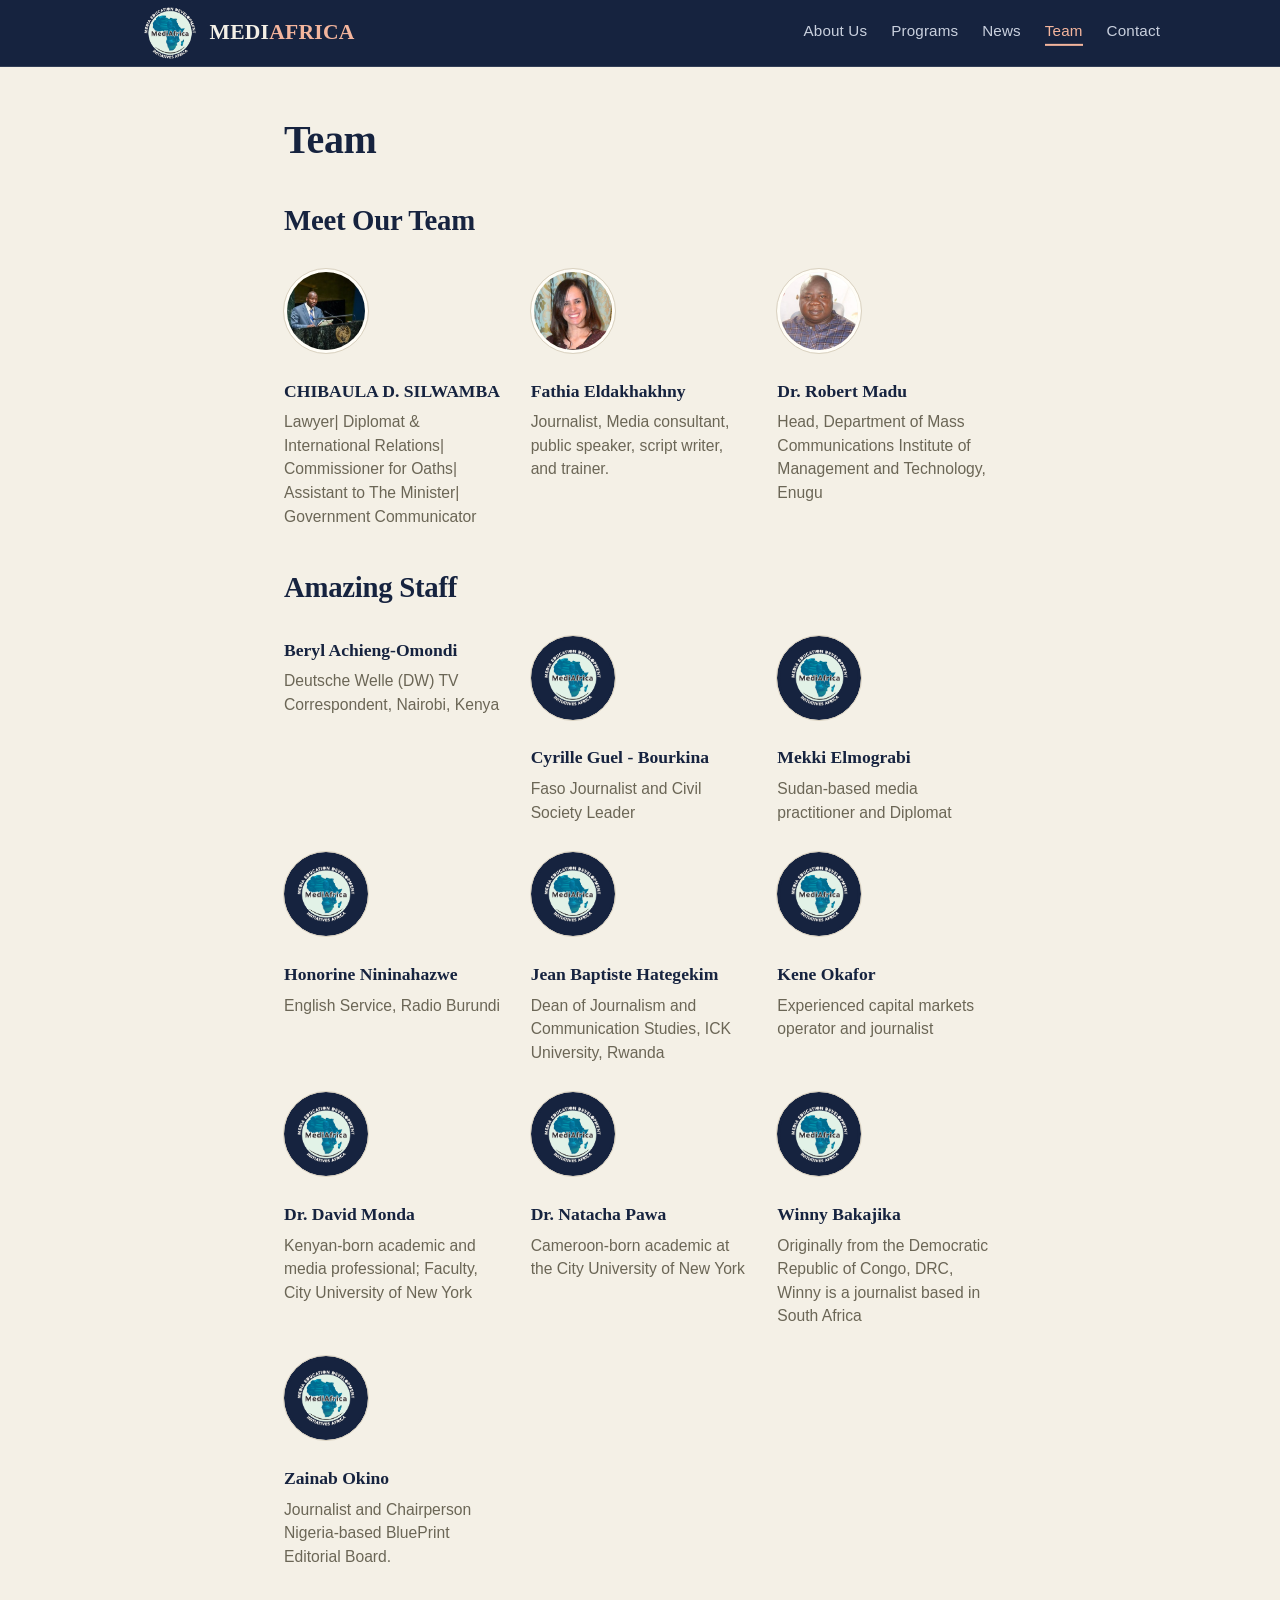
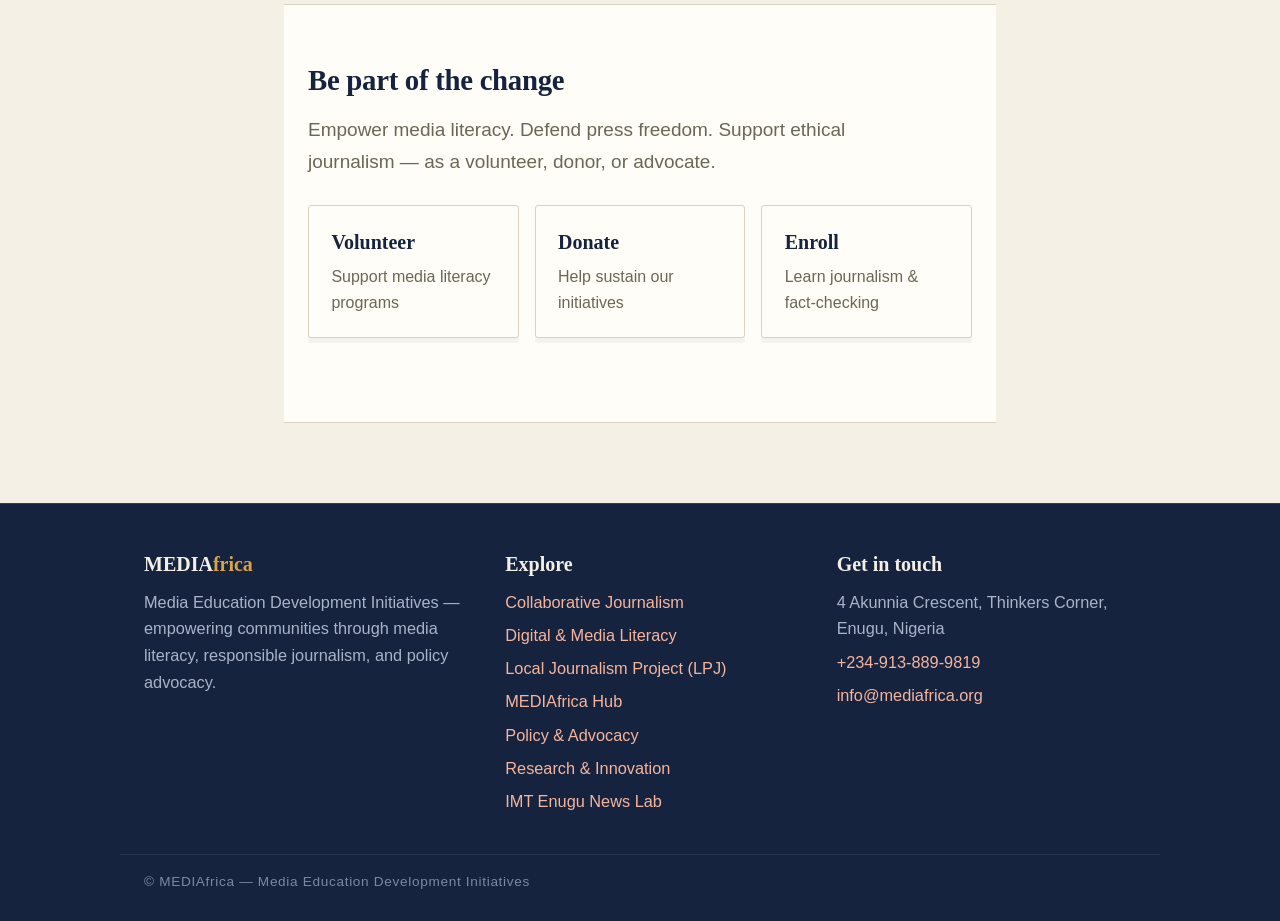
<file: team.html>
<!DOCTYPE html>
<html lang="en">
<head>
<meta charset="UTF-8">
<meta name="viewport" content="width=device-width, initial-scale=1.0">
<meta name="description" content="Meet the MEDIAfrica team working across media education, journalism development, research, and policy advocacy.">
<link rel="icon" type="image/png" sizes="32x32" href="favicon-32.png">
<link rel="icon" type="image/png" sizes="16x16" href="favicon-16.png">
<link rel="apple-touch-icon" sizes="180x180" href="apple-touch-icon.png">
<link rel="icon" type="image/png" sizes="192x192" href="favicon-192.png">
<link rel="icon" type="image/png" sizes="512x512" href="favicon-512.png">
<title>Team · Media Africa</title>
<link rel="stylesheet" href="style.css?v=20260920-3">
</head>
<body>
<header class="site-header">
<div class="header-inner">
<a class="site-logo-link" href="index.html"><img src="assets/logo.png" alt="MEDIAfrica logo" class="site-logo"></a>
<div class="header-text">
<a class="site-title" href="index.html">MEDI<span class="accent">AFRICA</span></a>
</div>
</div>
<nav class="site-nav">
<a href="about-us.html">About Us</a>
<a href="program.html">Programs</a>
<a href="news-and-blogs.html">News</a>
<a href="team.html" class="active">Team</a>
<a href="contact-us.html">Contact</a>
</nav>
<details class="mobile-nav">
<summary>Menu</summary>
<div class="mobile-nav-links"><a href="about-us.html">About Us</a><a href="program.html">Programs</a><a href="news-and-blogs.html">News</a><a href="team.html">Team</a><a href="contact-us.html">Contact</a></div>
</details>
</header>
<main>
<h1>Team</h1>
					<h2>Meet Our Team</h2>				
															<div class="people-grid">
<div class="people-card"><img src="media/2025/04/unnamed-1-150x150.png" alt="CHIBAULA D. SILWAMBA" loading="lazy"><h4>CHIBAULA D. SILWAMBA</h4><p>Lawyer| Diplomat & International Relations| Commissioner for Oaths| Assistant to The Minister| Government Communicator</p></div>
<div class="people-card"><img src="media/2025/04/unnamed-150x150.png" alt="Fathia Eldakhakhny" loading="lazy"><h4>Fathia Eldakhakhny</h4><p>Journalist, Media consultant, public speaker, script writer, and trainer.</p></div>
<div class="people-card"><img src="media/2025/04/image-1.png" alt="Dr. Robert Madu" loading="lazy"><h4>Dr. Robert Madu</h4><p>Head, Department of Mass Communications Institute of Management and Technology, Enugu</p></div>
</div>
<h2>Amazing Staff</h2>				
															<div class="people-grid">
<div class="people-card"><h4>Beryl Achieng-Omondi</h4><p>Deutsche Welle (DW) TV Correspondent, Nairobi, Kenya</p></div>
<div class="people-card"><img class="portrait-placeholder" src="assets/logo.png" alt="Portrait unavailable for Cyrille Guel - Bourkina" loading="lazy"><h4>Cyrille Guel - Bourkina</h4><p>Faso Journalist and Civil Society Leader</p></div>
<div class="people-card"><img class="portrait-placeholder" src="assets/logo.png" alt="Portrait unavailable for Mekki Elmograbi" loading="lazy"><h4>Mekki Elmograbi</h4><p>Sudan-based media practitioner and Diplomat</p></div>
<div class="people-card"><img class="portrait-placeholder" src="assets/logo.png" alt="Portrait unavailable for Honorine Nininahazwe" loading="lazy"><h4>Honorine Nininahazwe</h4><p>English Service, Radio Burundi</p></div>
<div class="people-card"><img class="portrait-placeholder" src="assets/logo.png" alt="Portrait unavailable for Jean Baptiste Hategekim" loading="lazy"><h4>Jean Baptiste Hategekim</h4><p>Dean of Journalism and Communication Studies, ICK University, Rwanda</p></div>
<div class="people-card"><img class="portrait-placeholder" src="assets/logo.png" alt="Portrait unavailable for Kene Okafor" loading="lazy"><h4>Kene Okafor</h4><p>Experienced capital markets operator and journalist</p></div>
<div class="people-card"><img class="portrait-placeholder" src="assets/logo.png" alt="Portrait unavailable for Dr. David Monda" loading="lazy"><h4>Dr. David Monda</h4><p>Kenyan-born academic and media professional; Faculty, City University of New York</p></div>
<div class="people-card"><img class="portrait-placeholder" src="assets/logo.png" alt="Portrait unavailable for Dr. Natacha Pawa" loading="lazy"><h4>Dr. Natacha Pawa</h4><p>Cameroon-born academic at the City University of New York</p></div>
<div class="people-card"><img class="portrait-placeholder" src="assets/logo.png" alt="Portrait unavailable for Winny Bakajika" loading="lazy"><h4>Winny Bakajika</h4><p>Originally from the Democratic Republic of Congo, DRC, Winny is a journalist based in South Africa</p></div>
<div class="people-card"><img class="portrait-placeholder" src="assets/logo.png" alt="Portrait unavailable for Zainab Okino" loading="lazy"><h4>Zainab Okino</h4><p>Journalist and Chairperson Nigeria-based BluePrint Editorial Board.</p></div>
</div>
<div class="get-involved">
<div class="get-involved-inner">
<h2>Be part of the change</h2>
<p>Empower media literacy. Defend press freedom. Support ethical journalism &mdash; as a volunteer, donor, or advocate.</p>
<div class="cta-grid">
<a href="contact-us.html"><h3>Volunteer</h3><p>Support media literacy programs</p></a>
<a href="contact-us.html"><h3>Donate</h3><p>Help sustain our initiatives</p></a>
<a href="contact-us.html"><h3>Enroll</h3><p>Learn journalism &amp; fact-checking</p></a>
</div>
</div>
</div>
</main>
<footer class="site-footer">
<div class="footer-inner">
<div>
<h5>MEDIA<span style="color:var(--gold)">frica</span></h5>
<p>Media Education Development Initiatives &mdash; empowering communities through media literacy, responsible journalism, and policy advocacy.</p>
</div>
<div>
<h5>Explore</h5>
<p><a href="collaborative-journalism.html">Collaborative Journalism</a></p>
<p><a href="digital-and-media-literacy.html">Digital &amp; Media Literacy</a></p>
<p><a href="local-journalism-project-lpj.html">Local Journalism Project (LPJ)</a></p>
<p><a href="mediafrica-hub.html">MEDIAfrica Hub</a></p>
<p><a href="policy-advocacy.html">Policy &amp; Advocacy</a></p>
<p><a href="research-innovation.html">Research &amp; Innovation</a></p>
<p><a href="blog-imt-enugu-gets-news-lab-soon.html">IMT Enugu News Lab</a></p>
</div>
<div>
<h5>Get in touch</h5>
<p>4 Akunnia Crescent, Thinkers Corner, Enugu, Nigeria</p>
<p><a href="tel:+2349138899819">+234-913-889-9819</a></p>
<p><a href="mailto:info@mediafrica.org">info@mediafrica.org</a></p>
</div>
</div>
<div class="footer-bottom">&copy; MEDIAfrica &mdash; Media Education Development Initiatives</div>
</footer>
</body>
</html>
</file>
<file: style.css>
/* ============================================================
   MEDIAfrica — editorial identity
   Ink navy + deep sky blue accent + savanna green, on warm stone paper.
   Single system font (Avenir/Helvetica/Arial) — no external fonts, no gradients.
   ============================================================ */

:root {
  --ink: #16233F;
  --ink-2: #0F1A30;
  --paper: #F4F0E6;
  --paper-raised: #FFFDF7;
  --text: #262A24;
  --muted: #6B6656;
  --accent: #D66A4A;
  --accent-light: #F4B59D;
  --accent-deep: #A84732;
  --green: #1F6F54;
  --rule: #DAD2C1;
  --gold: #D9A441;

  --font-display: Georgia, 'Times New Roman', serif;
  --font-body: 'Trebuchet MS', 'Gill Sans', sans-serif;
  --font-mono: 'Trebuchet MS', 'Gill Sans', sans-serif;

  --max-width: 760px;
}

* { box-sizing: border-box; }

html { scroll-behavior: smooth; }

html, body { overflow-x: hidden; }

body {
  margin: 0;
  font-family: var(--font-body);
  color: var(--text);
  background-color: var(--paper);
  background-image: radial-gradient(rgba(22,35,63,0.055) 0.7px, transparent 0.7px);
  background-size: 14px 14px;
  line-height: 1.65;
  font-size: 19px;
}

a { color: inherit; }

/* ---------- Header ---------- */

header.site-header {
  background: var(--ink);
  color: var(--paper);
  position: sticky;
  top: 0;
  z-index: 20;
  border-bottom: 1px solid rgba(255,255,255,0.12);
}

.header-inner {
  max-width: 1040px;
  margin: 0 auto;
  padding: 0.45rem 1.5rem;
  display: flex;
  align-items: center;
  gap: 0.85rem;
}

.site-logo-link {
  flex-shrink: 0;
  display: block;
  line-height: 0;
}

.site-logo {
  width: 52px;
  height: 52px;
  border-radius: 50%;
  box-shadow: none;
  margin: 0;
  display: block;
}

.header-text { min-width: 0; }

a.site-title {
  display: inline-block;
  font-family: var(--font-display);
  font-weight: 700;
  font-size: 1.35rem;
  letter-spacing: 0.01em;
  text-decoration: none;
  color: var(--paper);
}

a.site-title .accent { color: var(--accent-light); }

p.site-tagline {
  margin: 0.15rem 0 0;
  font-family: var(--font-body);
  font-size: 0.82rem;
  width: 100%;
  max-width: 640px;
  line-height: 1.5;
  color: #A9B3C8;
}

nav.site-nav {
  max-width: 1040px;
  margin: 0 auto;
  padding: 0.25rem 1.5rem 0.45rem;
  display: flex;
  flex-wrap: wrap;
  gap: 0.4rem 1.5rem;
}

@media (min-width: 721px) {
  header.site-header { min-height: 62px; }

  nav.site-nav {
    position: absolute;
    top: 50%;
    right: max(1.5rem, calc((100% - 1040px) / 2));
    transform: translateY(-50%);
    padding: 0;
    justify-content: flex-end;
  }

  nav.site-nav a { line-height: 1.4; }
}

nav.site-nav a {
  font-family: var(--font-body);
  font-size: 0.95rem;
  font-weight: 500;
  letter-spacing: 0.01em;
  text-decoration: none;
  color: #C9D0DE;
  padding-bottom: 3px;
  border-bottom: 2px solid transparent;
  transition: color 0.15s ease, border-color 0.15s ease;
}

nav.site-nav a:hover,
nav.site-nav a:focus-visible {
  color: var(--accent-light);
  border-color: var(--accent-light);
}

nav.site-nav a.active {
  color: var(--accent-light);
  border-color: var(--accent-light);
}

.mobile-nav { display: none; }

/* ---------- Hero (homepage only) ---------- */

section.hero {
  background: var(--ink);
  color: var(--paper);
  padding: 5.5rem 1.5rem 6rem;
  position: relative;
  overflow: hidden;
}

section.hero::after {
  content: "";
  position: absolute;
  width: 18rem;
  height: 18rem;
  right: -6rem;
  bottom: -9rem;
  border: 1px solid rgba(244,181,157,0.45);
  border-radius: 50%;
  box-shadow: 0 0 0 1.5rem rgba(244,181,157,0.08), 0 0 0 3rem rgba(244,181,157,0.05);
}

.hero-inner {
  max-width: 760px;
  margin: 0 auto;
}

section.hero h1 {
  font-family: var(--font-display);
  font-size: clamp(1.9rem, 4.6vw, 2.7rem);
  font-weight: 700;
  line-height: 1.3;
  margin: 0 0 1.1rem;
}

section.hero p.hero-sub {
  font-size: 1.25rem;
  color: #CBD3E1;
  max-width: 46ch;
  margin: 0 0 2rem;
}

/* ---------- Main content typography ---------- */

main {
  max-width: var(--max-width);
  margin: 0 auto;
  padding: 2.5rem 1.5rem 5rem;
}

main > h1 {
  font-family: var(--font-display);
  font-weight: 700;
  font-size: clamp(2rem, 4.2vw, 2.5rem);
  color: var(--ink);
  margin: 0 0 1.5rem;
  letter-spacing: -0.01em;
}

main h2 {
  font-family: var(--font-display);
  font-weight: 700;
  font-size: 1.8rem;
  color: var(--ink);
  margin: 0 0 1.1rem;
  letter-spacing: -0.01em;
}

main h3.section-label {
  font-family: var(--font-mono);
  text-transform: uppercase;
  letter-spacing: 0.06em;
  font-weight: 500;
  font-size: 0.95rem;
  color: var(--green);
  margin: 2.25rem 0 1rem;
}

main h4 {
  font-family: var(--font-display);
  font-weight: 700;
  font-size: 1.2rem;
  color: var(--ink);
  margin: 1.75rem 0 0.5rem;
}

main p {
  margin: 0 0 1.15rem;
  color: var(--text);
}

main p b, main p strong {
  color: var(--ink);
}

main ul, main ol {
  margin: 0 0 1.15rem;
  padding-left: 1.3rem;
}

main li { margin-bottom: 0.4rem; }

main p a, main li a {
  color: var(--green);
  text-decoration: underline;
  text-decoration-color: rgba(31,111,84,0.35);
  text-underline-offset: 2px;
}

main p a:hover, main li a:hover {
  text-decoration-color: var(--green);
}

main blockquote {
  margin: 1.75rem 0;
  padding: 0.25rem 0 0.25rem 1.25rem;
  border-left: 3px solid var(--accent);
  font-family: var(--font-display);
  font-size: 1.25rem;
  color: var(--ink);
}

main img {
  max-width: 100%;
  height: auto;
  border-radius: 10px;
  box-shadow: 0 14px 30px rgba(22,35,63,0.16);
  margin: 0.5rem 0 1.5rem;
}

main iframe {
  width: 100%;
  height: 320px;
  border: none;
  border-radius: 2px;
  box-shadow: 0 8px 24px rgba(22,35,63,0.12);
  margin: 0.5rem 0 1.5rem;
}

/* CTA buttons — direct <a> children of main/hero/about-text act as buttons */
main > a,
.hero-inner > a,
.about-text > a {
  display: inline-flex;
  align-items: center;
  gap: 0.5rem;
  font-family: var(--font-body);
  font-weight: 600;
  font-size: 1.05rem;
  text-decoration: none;
  padding: 0.8rem 1.6rem;
  border-radius: 3px;
  margin: 0 0.6rem 1.75rem 0;
  background: var(--accent);
  color: var(--paper);
  transition: background 0.15s ease, transform 0.15s ease;
}

main > a:hover,
.hero-inner > a:hover,
.about-text > a:hover {
  background: var(--accent-deep);
  transform: translateY(-1px);
}

/* ---------- CTA card grid (Volunteer/Donate/Enroll, Call/Email/Address) ---------- */

.cta-grid {
  display: grid;
  grid-template-columns: repeat(auto-fit, minmax(200px, 1fr));
  gap: 1rem;
  margin: 0 0 2rem;
}

.cta-grid a {
  display: block;
  background: var(--paper-raised);
  border: 1px solid var(--rule);
  border-radius: 3px;
  padding: 1.25rem 1.4rem;
  text-decoration: none;
  transition: border-color 0.15s ease, transform 0.15s ease;
}

.cta-grid a:hover {
  border-color: var(--accent);
  transform: translateY(-2px);
}

.cta-grid h3 {
  font-family: var(--font-display);
  font-weight: 700;
  font-size: 1.25rem;
  color: var(--ink);
  margin: 0 0 0.3rem;
}

.cta-grid p {
  font-size: 1rem;
  color: var(--muted);
  margin: 0;
}

/* ---------- Feature grid (numbered cards: programs, focus areas, etc.) ---------- */

.feature-grid {
  display: grid;
  grid-template-columns: 1fr;
  gap: 0;
  margin: 1.5rem 0 2.25rem;
}

.feature-card {
  display: grid;
  grid-template-columns: 1fr;
  padding: 1.25rem 0;
  border-top: 1px solid var(--rule);
  background: transparent;
}

.feature-card:last-child { border-bottom: 1px solid var(--rule); }

.feature-card h4 {
  font-family: var(--font-display);
  font-weight: 700;
  font-size: 1.15rem;
  color: var(--ink);
  margin: 0 0 0.35rem;
}

.feature-card p {
  font-size: 1.02rem;
  color: var(--muted);
  margin: 0 0 0.75rem;
}

.feature-card a {
  align-self: flex-start;
  font-family: var(--font-body);
  font-weight: 600;
  font-size: 0.95rem;
  color: var(--green);
  text-decoration: none;
  border-bottom: 1px solid rgba(31,111,84,0.4);
}

.feature-card a:hover { border-color: var(--green); }

/* ---------- Icon grid (values, principles — no button) ---------- */

.icon-grid {
  display: grid;
  grid-template-columns: repeat(auto-fit, minmax(200px, 1fr));
  gap: 1.5rem;
  margin: 1.5rem 0 2.25rem;
}

.icon-grid .icon-item h3 {
  font-family: var(--font-display);
  font-weight: 700;
  font-size: 1.2rem;
  color: var(--ink);
  margin: 0 0 0.4rem;
  padding: 0;
}

.icon-grid .icon-item p {
  font-size: 1.02rem;
  color: var(--muted);
  margin: 0;
}

/* ---------- People grid (team, advisory board) ---------- */

.people-grid {
  display: grid;
  grid-template-columns: repeat(auto-fit, minmax(190px, 1fr));
  gap: 1.75rem;
  margin: 1.5rem 0 2.25rem;
}

.people-card img {
  width: 84px;
  height: 84px;
  border-radius: 50%;
  object-fit: cover;
  box-shadow: none;
  margin: 0 0 0.9rem;
  border: 3px solid var(--paper-raised);
  outline: 1px solid var(--rule);
}

.people-card img.portrait-placeholder {
  padding: 0.65rem;
  object-fit: contain;
  background: var(--ink);
  border-color: var(--ink);
}

.people-card h4 {
  font-family: var(--font-display);
  font-weight: 700;
  font-size: 1.1rem;
  color: var(--ink);
  margin: 0 0 0.3rem;
}

.people-card p {
  font-size: 0.98rem;
  color: var(--muted);
  margin: 0;
  line-height: 1.5;
}

/* ---------- About split (text + image, two columns) ---------- */

.about-split {
  display: grid;
  grid-template-columns: 1.1fr 0.9fr;
  gap: 2.5rem;
  align-items: center;
  margin: 0.5rem 0 3rem;
}

.about-split img {
  margin: 0;
  width: 100%;
}

.about-split .about-text h2 { margin-top: 0; }

.page-feature-image {
  width: 100%;
  max-height: 280px;
  object-fit: cover;
  margin: 0.5rem 0 2rem;
}

.page-intro {
  max-width: 54ch;
  margin: 0 0 2.25rem;
  color: #34392f;
  font-size: 1.15rem;
}

.digital-page > p:not(.page-intro),
.digital-page > ul { display: none; }

.digital-summary {
  display: grid;
  grid-template-columns: 0.95fr 1.05fr;
  gap: 3rem;
  align-items: start;
  margin: 1rem 0 2rem;
  padding: 2.5rem 0;
  border-top: 1px solid var(--rule);
  border-bottom: 1px solid var(--rule);
}

.digital-summary h2 { margin-top: 0; }
.digital-summary .editorial-list { margin-top: 0; }

.program-index {
  margin: 1.5rem 0 3.5rem;
  border-top: 1px solid var(--rule);
}

.program-index a {
  display: flex;
  justify-content: space-between;
  gap: 2rem;
  align-items: center;
  padding: 1.25rem 0;
  border-bottom: 1px solid var(--rule);
  color: var(--ink);
  text-decoration: none;
}

.program-index a:hover strong { color: var(--accent-deep); }
.program-index strong { display: block; font-family: var(--font-display); font-size: 1.45rem; }
.program-index small { display: block; margin-top: 0.25rem; color: var(--muted); font-size: 0.95rem; }
.program-index b { color: var(--ink); font-size: 1.4rem; font-weight: 400; }

.program-feature {
  display: grid;
  grid-template-columns: 0.9fr 1.1fr;
  gap: 2.5rem;
  align-items: center;
  margin: 2rem 0 3rem;
  padding: 2rem 0;
  border-top: 1px solid var(--rule);
  border-bottom: 1px solid var(--rule);
}

.program-feature h2 { margin-top: 0; }
.program-feature p { color: var(--muted); }
.program-feature img { width: 100%; max-height: 260px; object-fit: cover; margin: 0; }

.editorial-list {
  margin: 1.5rem 0 0;
  padding: 0;
  list-style: none;
}

.editorial-list li,
.editorial-list > a,
.editorial-list > div {
  display: flex;
  justify-content: space-between;
  gap: 1.5rem;
  align-items: baseline;
  padding: 0.9rem 0;
  border-top: 1px solid var(--rule);
  text-decoration: none;
}

.editorial-list li:last-child,
.editorial-list > a:last-child,
.editorial-list > div:last-child { border-bottom: 1px solid var(--rule); }

.editorial-list strong { color: var(--ink); }
.editorial-list span { color: var(--muted); text-align: right; }
.editorial-list > a:hover strong { color: var(--accent-deep); }

.about-values,
.about-areas {
  margin: 4rem 0;
  padding: 2.5rem 0;
  border-top: 1px solid var(--rule);
  border-bottom: 1px solid var(--rule);
}

.about-values {
  display: grid;
  grid-template-columns: 0.9fr 1.1fr;
  gap: 3rem;
}

.about-values h2 { margin: 0; }
.about-values .editorial-list { margin-top: 0; }
.about-areas h2 { margin-bottom: 1rem; }

.article-lead {
  display: grid;
  grid-template-columns: 0.9fr 1.1fr;
  gap: 3rem;
  align-items: center;
  margin: 1rem 0 4rem;
}

.article-lead h2 { margin: 0 0 1rem; font-size: clamp(2rem, 4vw, 3.4rem); }
.article-lead p:not(.eyebrow) { color: var(--muted); font-size: 1.15rem; }
.article-lead img { width: 100%; aspect-ratio: 4 / 3; object-fit: cover; margin: 0; }

.article-grid {
  display: grid;
  grid-template-columns: 0.8fr 1.2fr;
  gap: 3rem;
  padding: 3rem 0;
  border-top: 1px solid var(--rule);
  border-bottom: 1px solid var(--rule);
}

.article-grid p { color: #34392f; }
.article-grid > div:last-child p:last-child { margin-bottom: 0; }

.article-points { margin: 4rem 0; }
.article-points .editorial-list { max-width: 680px; }

.article-callout {
  padding: 3rem;
  margin: 4rem 0 1rem;
  background: var(--ink);
  color: var(--paper);
}

.article-callout h2 { color: var(--paper); margin-top: 0; }
.article-callout p { color: #D5D9E1; max-width: 55ch; }
.article-callout a { color: var(--accent-light); font-weight: 700; }

@media (max-width: 720px) {
  .about-split { grid-template-columns: 1fr; }
  .about-values,
  .article-lead,
  .article-grid { grid-template-columns: 1fr; gap: 1.5rem; }
  .editorial-list li,
  .editorial-list > a,
  .editorial-list > div { display: block; }
  .editorial-list span { display: block; margin-top: 0.25rem; text-align: left; }
  .article-callout { padding: 2rem 1.5rem; }
  .cta-list { grid-template-columns: 1fr; }
  .program-feature { grid-template-columns: 1fr; gap: 1rem; }
  .program-index a { gap: 1rem; }
  .digital-summary { grid-template-columns: 1fr; gap: 1rem; }
  .homepage-hero { min-height: 500px; align-items: flex-start; padding: 4.5rem 1.25rem 3rem; }
  .coming-soon { grid-template-columns: 1fr; }
  .coming-soon img { height: 180px; }
}

@media (min-width: 721px) and (max-width: 900px) {
  .homepage-hero {
    min-height: 400px;
    align-items: flex-start;
    padding-top: 3.5rem;
  }
}

/* ---------- Get Involved band (shared component, once per page) ---------- */

.get-involved {
  background: var(--paper-raised);
  border-top: 1px solid var(--rule);
  border-bottom: 1px solid var(--rule);
  padding: 3.25rem 1.5rem;
  margin-top: 1rem;
}

.get-involved-inner {
  max-width: var(--max-width);
  margin: 0 auto;
}

.get-involved h2 { margin-bottom: 0.6rem; }

.get-involved > .get-involved-inner > p {
  color: var(--muted);
  max-width: 55ch;
  margin: 0 0 1.75rem;
}

.cta-list {
  display: grid;
  grid-template-columns: repeat(3, 1fr);
  gap: 0.75rem 2rem;
  margin: 1.5rem 0 0;
  padding: 0;
  list-style: none;
}

.cta-list li { border-top: 1px solid var(--rule); padding-top: 0.75rem; }
.cta-list a { color: var(--ink); font-weight: 700; text-decoration: none; }
.cta-list a:hover { color: var(--accent-deep); }

/* ---------- Social row ---------- */

.social-row {
  display: flex;
  gap: 0.75rem;
  margin: 0.75rem 0 2rem;
}

.social-link {
  display: flex;
  align-items: center;
  justify-content: center;
  width: 38px;
  height: 38px;
  border-radius: 50%;
  background: var(--paper-raised);
  border: 1px solid var(--rule);
  color: var(--ink);
  transition: background 0.15s ease, color 0.15s ease;
}

.social-link svg { width: 17px; height: 17px; fill: currentColor; }

.social-link:hover {
  background: var(--ink);
  color: var(--accent-light);
}

/* ---------- FAQ (native accordion, no JS required) ---------- */

.faq-list {
  margin: 1rem 0 2rem;
}

.faq-item {
  border-bottom: 1px solid var(--rule);
  padding: 1rem 0;
}

.faq-item summary {
  font-family: var(--font-display);
  font-weight: 700;
  font-size: 1.15rem;
  color: var(--ink);
  cursor: pointer;
  list-style: none;
}

.faq-item summary::-webkit-details-marker { display: none; }

.faq-item summary::before {
  content: "+";
  display: inline-block;
  width: 1.1em;
  color: var(--accent);
  font-weight: 700;
}

.faq-item[open] summary::before { content: "\2212"; }

.faq-item p {
  margin: 0.75rem 0 0 1.6rem;
  color: var(--muted);
  font-size: 1.05rem;
}

/* ---------- Footer ---------- */

footer.site-footer {
  background: var(--ink);
  color: #C9D0DE;
  border-top: 1px solid rgba(255,255,255,0.12);
}

.footer-inner {
  max-width: 1040px;
  margin: 0 auto;
  padding: 2.75rem 1.5rem 2rem;
  display: grid;
  grid-template-columns: 1.1fr 1fr 1fr;
  gap: 2rem;
}

.footer-inner h5 {
  font-family: var(--font-display);
  color: var(--paper);
  font-size: 1.25rem;
  margin: 0 0 0.5rem;
}

.footer-logo {
  width: 48px;
  height: 48px;
  border-radius: 50%;
  box-shadow: none;
  margin: 0 0 0.75rem;
}

.footer-inner p {
  font-size: 1.02rem;
  margin: 0 0 0.4rem;
  color: #A9B3C8;
}

.footer-inner a {
  color: var(--accent-light);
  text-decoration: none;
}

.footer-bottom {
  max-width: 1040px;
  margin: 0 auto;
  padding: 1rem 1.5rem 1.75rem;
  font-family: var(--font-mono);
  font-size: 0.85rem;
  letter-spacing: 0.05em;
  color: #7C88A3;
  border-top: 1px solid rgba(255,255,255,0.08);
}

/* ---------- Responsive ---------- */

@media (max-width: 640px) {
  .header-inner { padding: 0.7rem 1.25rem 0.35rem; }
  .site-logo { width: 52px; height: 52px; }
  nav.site-nav { gap: 0.3rem 0.9rem; }
  nav.site-nav { display: none; }
  .mobile-nav {
    display: block;
    position: absolute;
    top: 0.8rem;
    right: 1.25rem;
    color: var(--paper);
  }
  .mobile-nav summary {
    cursor: pointer;
    list-style: none;
    padding: 0.45rem 0.7rem;
    border: 1px solid rgba(244,240,230,0.45);
    font-weight: 700;
  }
  .mobile-nav summary::-webkit-details-marker { display: none; }
  .mobile-nav-links {
    position: absolute;
    right: 0;
    width: 11rem;
    padding: 0.5rem 0.75rem;
    background: var(--ink);
    border: 1px solid rgba(244,240,230,0.2);
  }
  .mobile-nav-links a {
    display: block;
    padding: 0.55rem 0;
    color: var(--paper);
    text-decoration: none;
    border-bottom: 1px solid rgba(244,240,230,0.12);
  }
  .mobile-nav-links a:last-child { border-bottom: 0; }
  .footer-inner { grid-template-columns: 1fr; }
  section.hero { padding: 3.25rem 1.25rem 3.5rem; }
}

/* ---------- Editorial polish ---------- */

section.hero p.hero-sub { max-width: 52ch; }

.cta-grid a {
  box-shadow: 0 5px 0 rgba(22,35,63,0.045);
}

.cta-grid a:hover {
  box-shadow: 0 9px 18px rgba(22,35,63,0.1);
}

.about-split img,
main > img {
  width: 100%;
  max-height: 360px;
  aspect-ratio: 4 / 3;
  object-fit: cover;
}

/* ---------- Homepage editorial layout ---------- */

.homepage-main {
  width: 100%;
  max-width: none;
  padding: 0;
}

.homepage-main > section:not(.homepage-hero) {
  max-width: 1040px;
  margin-left: auto;
  margin-right: auto;
  padding-left: 1.5rem;
  padding-right: 1.5rem;
}

.homepage-hero {
  min-height: min(420px, calc(100vh - 62px));
  display: flex;
  align-items: flex-start;
  padding: 3.5rem max(1.5rem, calc((100% - 1040px) / 2));
  isolation: isolate;
}

.homepage-hero::before {
  content: "";
  position: absolute;
  inset: 0;
  background: linear-gradient(90deg, rgba(15,26,48,0.94) 0%, rgba(15,26,48,0.64) 48%, rgba(15,26,48,0.08) 100%);
  z-index: -1;
}

.hero-image {
  position: absolute;
  inset: 0;
  z-index: -2;
  width: 100%;
  height: 100%;
  max-width: none;
  object-fit: cover;
  object-position: center;
  margin: 0;
  border-radius: 0;
  box-shadow: none;
}

.homepage-hero::after { z-index: -1; }

.homepage-hero .hero-inner {
  max-width: 700px;
  margin: 0;
}

.eyebrow {
  margin: 0 0 0.85rem;
  color: var(--accent);
  font-family: var(--font-mono);
  font-size: 0.78rem;
  font-weight: 700;
  letter-spacing: 0.12em;
  line-height: 1.4;
  text-transform: uppercase;
}

.homepage-hero .eyebrow { color: var(--accent-light); }

.homepage-hero h1 {
  max-width: 11ch;
  font-size: clamp(3rem, 8vw, 6.5rem);
  line-height: 0.98;
  letter-spacing: -0.035em;
  margin-bottom: 1.5rem;
}

.homepage-hero p.hero-sub {
  max-width: 48ch;
  margin-bottom: 2rem;
  font-size: 1.2rem;
  line-height: 1.55;
}

.hero-actions {
  display: flex;
  align-items: center;
  flex-wrap: wrap;
  gap: 1.25rem;
  padding-bottom: 0.5rem;
}

.hero-actions a { margin-bottom: 0; }

.hero-actions a:first-child {
  display: inline-flex;
  align-items: center;
  padding: 0.85rem 1.25rem;
  background: var(--accent);
  color: var(--paper);
  font-weight: 700;
  text-decoration: none;
  transition: background 0.2s ease, transform 0.2s ease;
}

.hero-actions a:first-child:hover {
  background: var(--accent-deep);
  transform: translateY(-2px);
}

.hero-actions .hero-link {
  color: var(--paper);
  font-weight: 700;
  text-decoration: none;
}

.hero-link span,
.text-link span { color: var(--accent); }

.homepage-intro,
.field-note,
.homepage-values {
  padding-top: 2rem;
  padding-bottom: 5.5rem;
}

.homepage-intro {
  max-width: none !important;
  padding-left: max(1.5rem, calc((100% - 1040px) / 2)) !important;
  padding-right: max(1.5rem, calc((100% - 1040px) / 2)) !important;
  display: grid;
  grid-template-columns: 1fr 1fr;
  gap: 5rem;
  align-items: start;
  background: var(--paper-raised);
}

.homepage-intro h2,
.section-heading h2,
.field-note-copy h2,
.homepage-cta h2 {
  max-width: 12ch;
  margin: 0;
  font-size: clamp(2.3rem, 4vw, 4rem);
  line-height: 1.02;
}

.homepage-intro > div:last-child { padding-top: 6.6rem; }

.intro-image {
  display: block;
  width: 92%;
  height: auto !important;
  max-height: none !important;
  aspect-ratio: auto;
  object-fit: contain;
  margin: 1.25rem 0 0;
  border-radius: 8px;
  box-shadow: 0 10px 22px rgba(22,35,63,0.12);
}

.homepage-intro > div:last-child p,
.field-note-copy > p:not(.eyebrow),
.homepage-cta > .get-involved-inner > p:not(.eyebrow) {
  max-width: 42ch;
  color: #34392f;
  font-size: 1.2rem;
}

.homepage-intro .eyebrow { color: var(--accent-deep); }

.text-link {
  display: inline-flex;
  gap: 0.5rem;
  align-items: center;
  color: var(--ink);
  font-weight: 700;
  text-decoration: none;
  border-bottom: 1px solid var(--accent);
  padding-bottom: 0.2rem;
}

.homepage-programs {
  max-width: none !important;
  background: var(--ink);
  color: var(--paper);
  padding-top: 3.5rem;
  padding-bottom: 3.5rem;
}

.homepage-programs .section-heading,
.homepage-programs .program-list {
  max-width: 1040px;
  margin-left: auto;
  margin-right: auto;
}

.section-heading {
  display: flex;
  justify-content: space-between;
  gap: 2rem;
  align-items: end;
  margin-bottom: 1.5rem;
}

.section-heading h2 { color: var(--paper); }
.section-heading .text-link { color: var(--paper); }
.homepage-programs .section-heading h2 { max-width: none; font-size: clamp(2rem, 3.4vw, 3.2rem); }
.homepage-programs .section-heading-copy { max-width: 52ch; margin: 0.75rem 0 0; color: #CBD3E1; font-size: 1rem; }

.program-item {
  display: grid;
  grid-template-columns: 1fr 30px;
  gap: 1.5rem;
  align-items: start;
  padding: 1.5rem 0;
  border-top: 1px solid rgba(244,240,230,0.2);
  color: var(--paper);
  text-decoration: none;
  transition: padding 0.2s ease, border-color 0.2s ease;
}

.program-item:last-child { border-bottom: 1px solid rgba(244,240,230,0.2); }
.program-item:hover { padding-left: 0.75rem; border-color: var(--accent-light); }

.program-list { display: grid; grid-template-columns: repeat(3, 1fr); gap: 1.5rem; }
.program-item { display: block; position: relative; padding: 1rem 2rem 1rem 0; border-bottom: 0; }
.program-item img { width: 88px; height: 88px; aspect-ratio: 1; object-fit: cover; object-position: center 28%; margin: 0 0 0.75rem; border-radius: 5px; box-shadow: none; }
.program-item:nth-child(1) img { object-position: 50% 38%; }
.program-item:nth-child(2) img { object-position: 52% 32%; }
.program-item:nth-child(3) img { object-position: 50% 42%; }
.program-item h3 { font-size: 1.45rem; }
.program-item p { font-size: 0.95rem; }
.program-arrow { position: absolute; top: 1rem; right: 0; }

.program-number {
  color: var(--accent-light);
  font-size: 0.85rem;
  font-weight: 700;
  letter-spacing: 0.08em;
}

.program-item h3 {
  margin: 0 0 0.35rem;
  color: var(--paper);
  font-family: var(--font-display);
  font-size: 1.8rem;
}

.program-item p { max-width: 55ch; margin: 0; color: #C9D0DE; }
.program-arrow { font-size: 1.5rem; color: var(--paper); opacity: 0.65; }

.impact-strip {
  max-width: none !important;
  display: grid;
  grid-template-columns: repeat(3, 1fr);
  gap: 0;
  position: relative;
  padding-top: 0 !important;
  padding-bottom: 0 !important;
  background: var(--accent);
}

.focus-label { grid-column: 1 / -1; margin: 0; padding: 1.25rem max(1.5rem, calc((100% - 1040px) / 2)) 0; color: var(--ink); font-size: 0.78rem; font-weight: 700; letter-spacing: 0.1em; text-transform: uppercase; }

.impact-strip > div {
  display: grid;
  grid-template-columns: 88px 1fr;
  column-gap: 0.9rem;
  align-items: center;
  padding: 1rem max(1.5rem, calc((100% - 1040px) / 2)) 1.5rem;
  border-right: 1px solid rgba(22,35,63,0.18);
}

.impact-strip > div + div { padding-left: 2rem; }
.impact-strip > div:last-child { border-right: 0; }
.impact-strip strong { color: var(--ink); font-family: var(--font-display); font-size: 1.45rem; }
.impact-strip span { color: #3a3b2d; font-size: 0.92rem; }
.impact-strip img { grid-row: span 2; width: 88px; height: 88px; aspect-ratio: 1; object-fit: cover; object-position: center 28%; margin: 0; border-radius: 5px; box-shadow: none; }
.impact-strip > div:nth-of-type(1) img { object-position: 50% 38%; }
.impact-strip > div:nth-of-type(2) img { object-position: 52% 32%; }
.impact-strip > div:nth-of-type(3) img { object-position: 50% 42%; }

.impact-strip {
  display: block;
  padding: 3.5rem max(1.5rem, calc((100% - 1040px) / 2)) !important;
  background: var(--accent);
  color: var(--ink);
}

.impact-strip > .focus-intro {
  display: block !important;
  max-width: 680px;
  padding: 0 0 2rem !important;
  border: 0 !important;
}

.impact-strip .focus-label {
  padding: 0 !important;
  color: var(--ink);
  margin-bottom: 0.75rem;
}

.impact-strip .focus-intro h2 {
  color: var(--ink);
  font-size: clamp(1.8rem, 4vw, 2.6rem);
  line-height: 1.1;
  margin: 0 0 0.75rem;
}

.impact-strip .focus-intro > p:last-child {
  margin: 0;
  color: #3a3b2d;
  font-size: 1rem;
}

.impact-strip > .focus-grid {
  display: grid !important;
  grid-template-columns: repeat(3, 1fr);
  gap: 1.5rem;
  padding: 0 !important;
  border: 0 !important;
  background: transparent;
}

.focus-card {
  display: flex !important;
  flex-direction: column;
  min-height: 0;
  padding: 1rem 1rem 0 0 !important;
  border-top: 1px solid rgba(22,35,63,0.35);
  background: transparent;
  color: var(--ink);
  text-decoration: none;
}

.focus-index { color: var(--accent-deep); font-size: 0.8rem; font-weight: 700; letter-spacing: 0.1em; }
.focus-card strong { margin-top: 1rem; font-family: var(--font-display); font-size: 1.65rem; line-height: 1; }
.focus-card > span:not(.focus-index):not(.focus-card-link) { margin-top: 0.65rem; color: #3a3b2d; font-size: 0.95rem; }
.focus-card-link { margin-top: 1rem; color: var(--ink); font-size: 0.88rem; font-weight: 700; }

.field-note {
  display: grid;
  grid-template-columns: 1.15fr 0.85fr;
  gap: 5rem;
  align-items: center;
}

.field-note-image img {
  width: 100%;
  aspect-ratio: 4 / 3;
  object-fit: cover;
  margin: 0 0 0.75rem;
}

.field-note-image p {
  margin: 0;
  color: var(--muted);
  font-size: 0.9rem;
}

.field-note-copy h2 { margin-bottom: 1.3rem; }
.field-note-copy .text-link { margin-top: 0.75rem; }

.coming-soon {
  display: grid;
  grid-template-columns: 0.95fr 1.05fr;
  gap: 2rem;
  align-items: center;
  margin: 1rem 0 3.5rem;
  padding: 1.25rem;
  background: var(--ink);
  color: var(--paper);
}

.coming-soon img {
  width: 100%;
  height: 220px;
  object-fit: cover;
  margin: 0;
  border-radius: 4px;
  box-shadow: none;
}

.coming-soon-label {
  margin: 0 0 0.75rem;
  color: var(--accent-light);
  font-size: 0.78rem;
  font-weight: 700;
  letter-spacing: 0.1em;
  text-transform: uppercase;
}

.coming-soon h3 { margin: 0 0 0.75rem; color: var(--paper); font-family: var(--font-display); font-size: 2rem; line-height: 1.05; }
.coming-soon p:not(.coming-soon-label) { color: #D5D9E1; }
.coming-soon a { color: var(--accent-light); font-weight: 700; }

.homepage-values {
  max-width: none !important;
  background: var(--accent);
  color: var(--ink);
}

.homepage-values .eyebrow { color: var(--ink); }

.value-line {
  display: flex;
  flex-wrap: wrap;
  gap: 0.5rem 2rem;
  justify-content: space-between;
  font-family: var(--font-display);
  font-size: clamp(1.7rem, 3vw, 3rem);
  line-height: 1.2;
}

.homepage-cta {
  max-width: none !important;
  padding-top: 3rem;
  padding-bottom: 3rem;
}

.homepage-cta .get-involved-inner { max-width: 1040px; }
.homepage-cta h2 { max-width: none; margin-bottom: 0.5rem; }
.homepage-cta .cta-grid { max-width: 700px; margin-top: 1rem; }
.homepage-cta .cta-grid h3 span { color: var(--accent); }

@media (max-width: 720px) {
  .homepage-hero { min-height: 380px; padding: 3rem 1.25rem; }
  .homepage-hero h1 { font-size: clamp(3rem, 15vw, 5rem); }
  .homepage-intro,
  .field-note { grid-template-columns: 1fr; gap: 2rem; padding-top: 2rem; padding-bottom: 4rem; }
  .homepage-intro > div:last-child { padding-top: 0; }
  .impact-strip { padding: 3rem 1.25rem !important; }
  .impact-strip > .focus-grid { grid-template-columns: 1fr; gap: 0; }
  .impact-strip .focus-card { padding: 1rem 0 !important; }
  .homepage-programs { padding-top: 3rem; padding-bottom: 3rem; }
  .section-heading { display: block; margin-bottom: 2rem; }
  .section-heading .text-link { margin-top: 1.5rem; }
  .program-list { grid-template-columns: repeat(3, minmax(0, 1fr)); gap: 0.5rem; }
  .program-item { display: block; padding-right: 0.6rem; }
  .program-item img { width: 64px; height: 64px; margin-bottom: 0.5rem; }
  .program-item h3 { font-size: 1.4rem; }
  .homepage-values { padding-top: 4.5rem; padding-bottom: 4.5rem; }
  .value-line { display: grid; gap: 0.8rem; }
  .homepage-cta { padding-top: 4.5rem; padding-bottom: 4.5rem; }
}

/* ---------- Accessibility ---------- */

a:focus-visible, button:focus-visible, summary:focus-visible {
  outline: 2px solid var(--accent);
  outline-offset: 2px;
}

@media (prefers-reduced-motion: reduce) {
  html { scroll-behavior: auto; }
  * { transition: none !important; }
}

@media (min-width: 600px) and (max-width: 720px) {
  .impact-strip { grid-template-columns: repeat(3, 1fr); }
  .impact-strip > div,
  .impact-strip > div + div { display: block; padding: 1rem 0.6rem 1.25rem; border-right: 1px solid rgba(22,35,63,0.18); border-bottom: 0; }
  .impact-strip img { width: 72px; height: 72px; margin: 0 auto 0.6rem; }
  .impact-strip strong,
  .impact-strip span { display: block; text-align: center; }
  .impact-strip strong { font-size: 1.1rem; }
  .impact-strip span { font-size: 0.78rem; }
  .program-list { grid-template-columns: repeat(3, 1fr); gap: 0.75rem; }
  .program-item { display: block; padding-right: 1rem; }
  .program-item img { width: 72px; height: 72px; }
  .program-item h3 { font-size: 1.15rem; }
  .program-item p { font-size: 0.82rem; }
}
</file>
